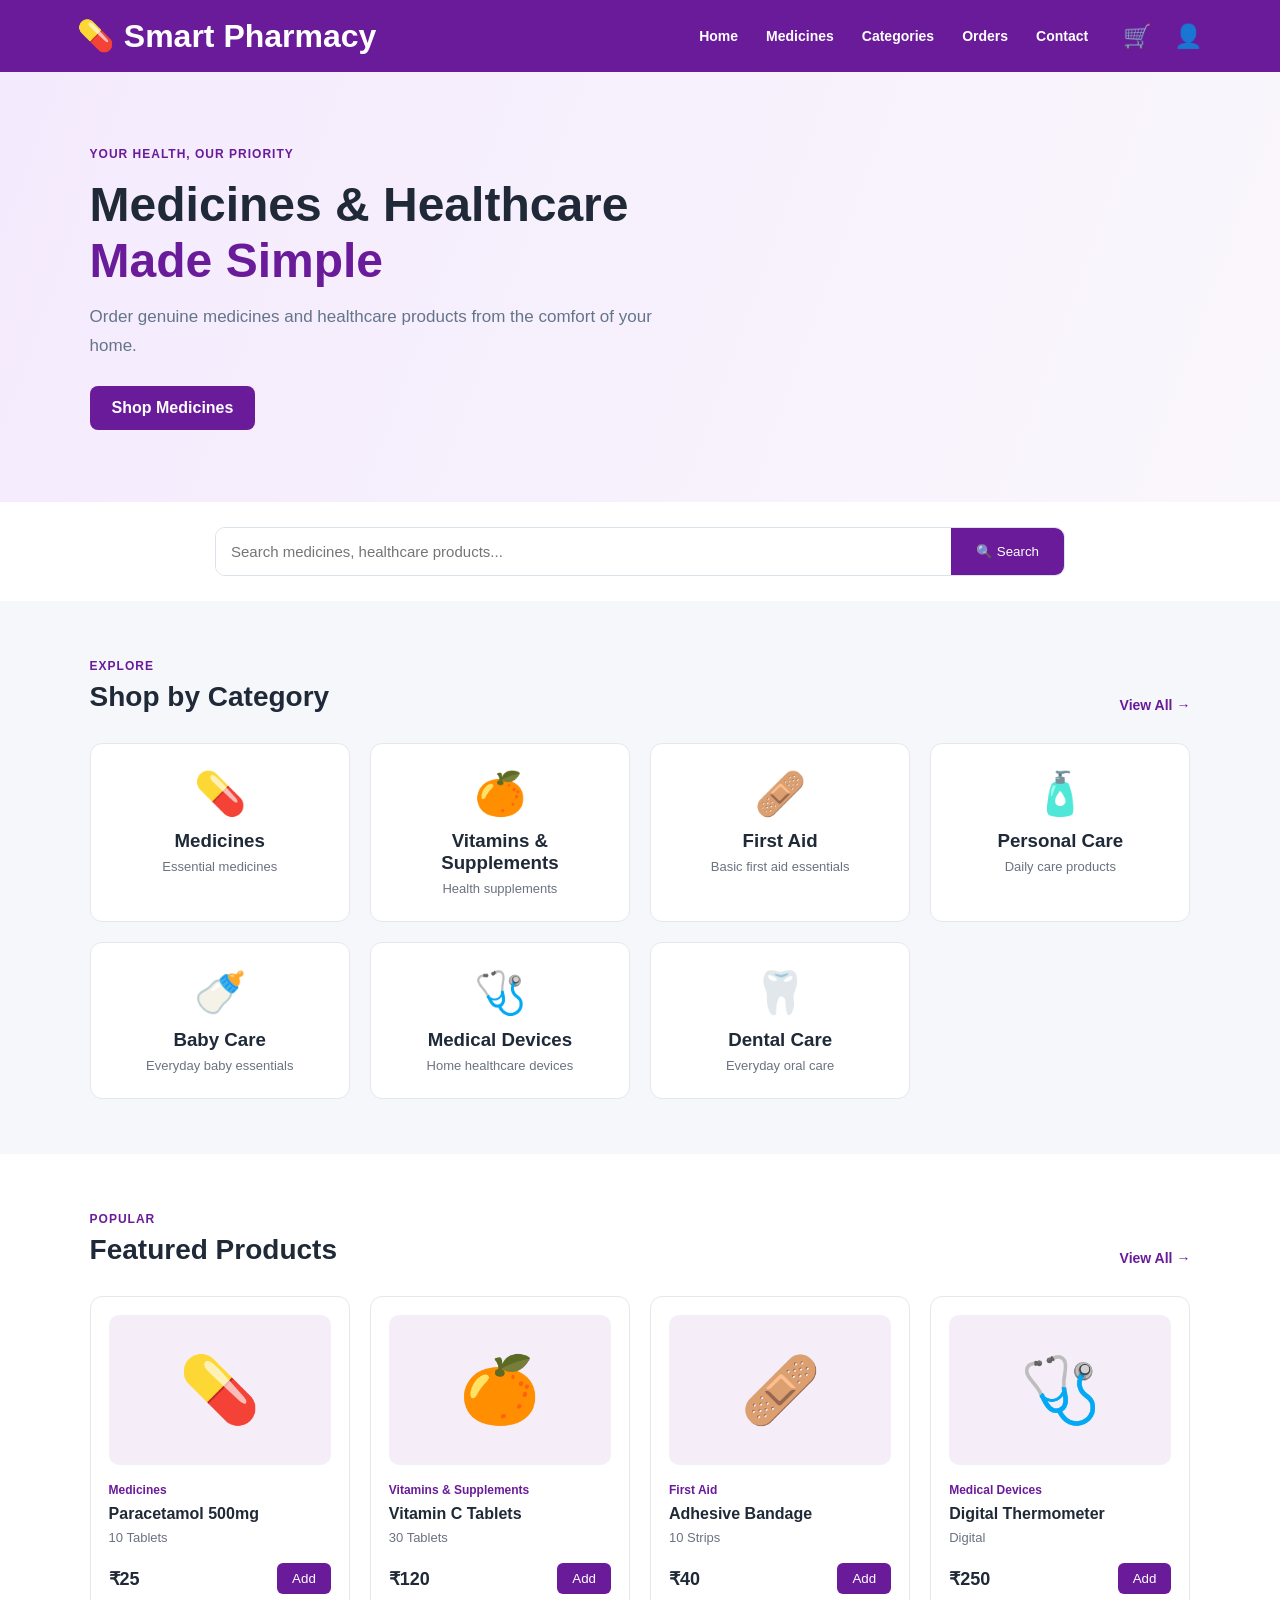
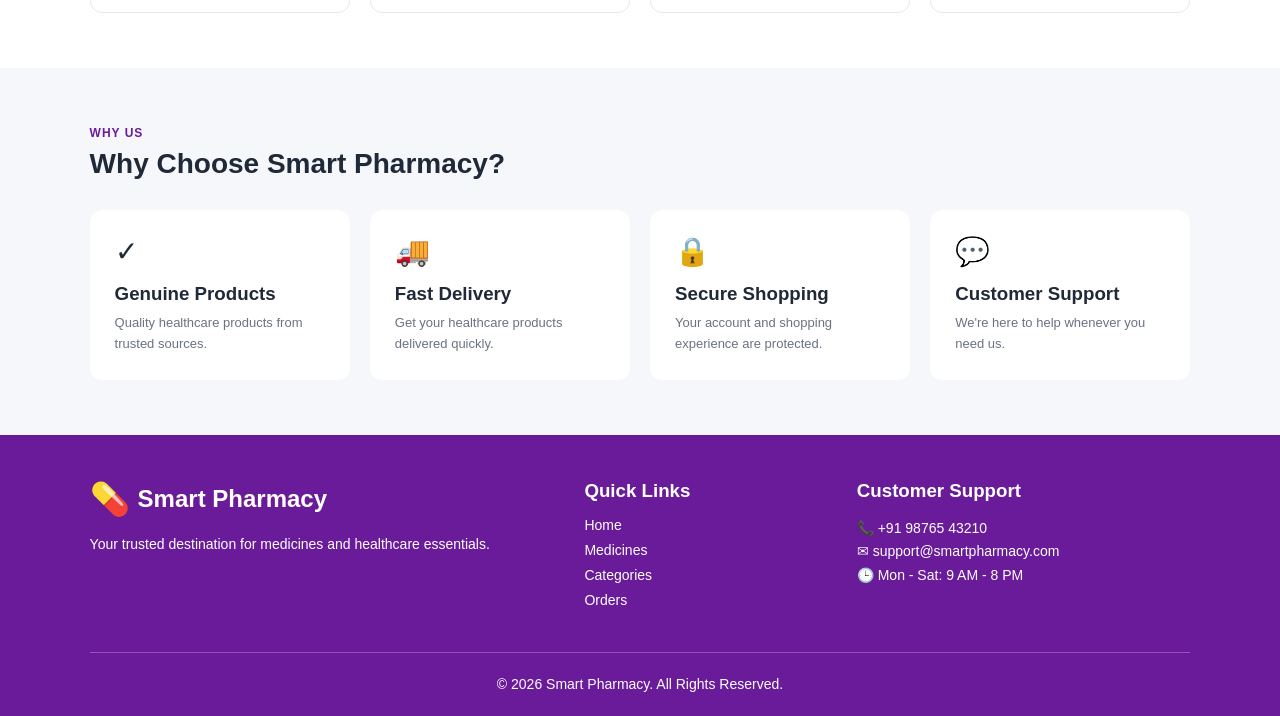
<file: index.html>
<!DOCTYPE html>
<html lang="en">

<head>
    <meta charset="UTF-8">
    <meta name="viewport" content="width=device-width, initial-scale=1.0">

    <title>Smart Pharmacy | Your Trusted Online Pharmacy</title>

    <link rel="stylesheet" href="css/style.css">
</head>

<body>


    <!-- Navigation -->
    <header class="navbar">

        <div class="logo">
            <span class="logo-icon">💊</span>
            <span>Smart Pharmacy</span>
        </div>

        <nav class="main-nav">

            <a href="index.html">Home</a>

            <a href="medicines.html">Medicines</a>

            <a href="categories.html">Categories</a>

            <a href="orders.html">Orders</a>

            <a href="contact.html">Contact</a>

        </nav>

        <div class="nav-icons">

            <a href="cart.html" title="Cart">
                🛒
            </a>

            <a href="profile.html" title="Profile">
                👤
            </a>

        </div>

    </header>


    <!-- Hero Section -->
    <section class="hero">

        <div class="hero-content">

            <span class="hero-label">YOUR HEALTH, OUR PRIORITY</span>

            <h1>
                Medicines & Healthcare
                <span>Made Simple</span>
            </h1>

            <p>
                Order genuine medicines and healthcare products
                from the comfort of your home.
            </p>

            <div class="hero-buttons">

                <a href="medicines.html" class="primary-btn">
                    Shop Medicines
                </a>

                

            </div>

        </div>

    </section>


    <!-- Search -->
    <section class="search-section">

        <div class="search-box">

            <input
                type="text"
                id="homeSearch"
                placeholder="Search medicines, healthcare products..."
            >

            <button onclick="searchMedicine()">
                🔍 Search
            </button>

        </div>

    </section>


    <!-- Categories -->
    <section class="section">

        <div class="section-heading">

            <div>

                <span>EXPLORE</span>

                <h2>Shop by Category</h2>

            </div>

            <a href="categories.html">
                View All →
            </a>

        </div>


        <div class="category-grid">


            <!-- Medicines -->
            <a href="medicines.html?category=medicines"
               class="category-card">

                <div class="category-icon">
                    💊
                </div>

                <h3>Medicines</h3>

                <p>
                    Essential medicines
                </p>

            </a>


            <!-- Vitamins -->
            <a href="medicines.html?category=vitamins"
               class="category-card">

                <div class="category-icon">
                    🍊
                </div>

                <h3>Vitamins & Supplements</h3>

                <p>
                    Health supplements
                </p>

            </a>


            <!-- First Aid -->
            <a href="medicines.html?category=firstaid"
               class="category-card">

                <div class="category-icon">
                    🩹
                </div>

                <h3>First Aid</h3>

                <p>
                    Basic first aid essentials
                </p>

            </a>


            <!-- Personal Care -->
            <a href="medicines.html?category=personal"
               class="category-card">

                <div class="category-icon">
                    🧴
                </div>

                <h3>Personal Care</h3>

                <p>
                    Daily care products
                </p>

            </a>


            <!-- Baby Care -->
            <a href="medicines.html?category=baby"
               class="category-card">

                <div class="category-icon">
                    🍼
                </div>

                <h3>Baby Care</h3>

                <p>
                    Everyday baby essentials
                </p>

            </a>


            <!-- Medical Devices -->
            <a href="medicines.html?category=devices"
               class="category-card">

                <div class="category-icon">
                    🩺
                </div>

                <h3>Medical Devices</h3>

                <p>
                    Home healthcare devices
                </p>

            </a>


            <!-- Dental Care -->
            <a href="medicines.html?category=dental"
               class="category-card">

                <div class="category-icon">
                    🦷
                </div>

                <h3>Dental Care</h3>

                <p>
                    Everyday oral care
                </p>

            </a>

        </div>

    </section>


    <!-- Featured Products -->
    <section class="section products-section">

        <div class="section-heading">

            <div>

                <span>POPULAR</span>

                <h2>Featured Products</h2>

            </div>

            <a href="medicines.html">
                View All →
            </a>

        </div>


        <div class="product-grid">


            <!-- Product 1 -->
            <div class="product-card">

                <div class="product-image">
                    💊
                </div>

                <span class="product-category">
                    Medicines
                </span>

                <h3>
                    Paracetamol 500mg
                </h3>

                <p>
                    10 Tablets
                </p>

                <div class="product-bottom">

                    <strong>
                        ₹25
                    </strong>

                    <button
                        type="button"
                        onclick="addToCart('Paracetamol 500mg', 25)"
                    >
                        Add
                    </button>

                </div>

            </div>


            <!-- Product 2 -->
            <div class="product-card">

                <div class="product-image">
                    🍊
                </div>

                <span class="product-category">
                    Vitamins & Supplements
                </span>

                <h3>
                    Vitamin C Tablets
                </h3>

                <p>
                    30 Tablets
                </p>

                <div class="product-bottom">

                    <strong>
                        ₹120
                    </strong>

                    <button
                        type="button"
                        onclick="addToCart('Vitamin C Tablets', 120)"
                    >
                        Add
                    </button>

                </div>

            </div>


            <!-- Product 3 -->
            <div class="product-card">

                <div class="product-image">
                    🩹
                </div>

                <span class="product-category">
                    First Aid
                </span>

                <h3>
                    Adhesive Bandage
                </h3>

                <p>
                    10 Strips
                </p>

                <div class="product-bottom">

                    <strong>
                        ₹40
                    </strong>

                    <button
                        type="button"
                        onclick="addToCart('Adhesive Bandage', 40)"
                    >
                        Add
                    </button>

                </div>

            </div>


            <!-- Product 4 -->
            <div class="product-card">

                <div class="product-image">
                    🩺
                </div>

                <span class="product-category">
                    Medical Devices
                </span>

                <h3>
                    Digital Thermometer
                </h3>

                <p>
                    Digital
                </p>

                <div class="product-bottom">

                    <strong>
                        ₹250
                    </strong>

                    <button
                        type="button"
                        onclick="addToCart('Digital Thermometer', 250)"
                    >
                        Add
                    </button>

                </div>

            </div>

        </div>

    </section>


    <!-- Why Choose Us -->
    <section class="why-us">

        <div class="section-heading">

            <div>

                <span>WHY US</span>

                <h2>
                    Why Choose Smart Pharmacy?
                </h2>

            </div>

        </div>


        <div class="features">


            <div class="feature">

                <div>
                    ✓
                </div>

                <h3>
                    Genuine Products
                </h3>

                <p>
                    Quality healthcare products from trusted sources.
                </p>

            </div>


            <div class="feature">

                <div>
                    🚚
                </div>

                <h3>
                    Fast Delivery
                </h3>

                <p>
                    Get your healthcare products delivered quickly.
                </p>

            </div>


            <div class="feature">

                <div>
                    🔒
                </div>

                <h3>
                    Secure Shopping
                </h3>

                <p>
                    Your account and shopping experience are protected.
                </p>

            </div>


            <div class="feature">

                <div>
                    💬
                </div>

                <h3>
                    Customer Support
                </h3>

                <p>
                    We're here to help whenever you need us.
                </p>

            </div>


        </div>

    </section>


    <!-- Footer -->
    <footer class="footer">

        <div class="footer-content">


            <div>

                <div class="logo">

                    <span>💊</span>

                    <h2>
                        Smart Pharmacy
                    </h2>

                </div>

                <p>
                    Your trusted destination for medicines
                    and healthcare essentials.
                </p>

            </div>


            <div>

                <h3>
                    Quick Links
                </h3>

                <a href="index.html">
                    Home
                </a>

                <a href="medicines.html">
                    Medicines
                </a>

                <a href="categories.html">
                    Categories
                </a>

                <a href="orders.html">
                    Orders
                </a>

            </div>


            <div>

                <h3>
                    Customer Support
                </h3>

                <p>
                    📞 +91 98765 43210
                </p>

                <p>
                    ✉ support@smartpharmacy.com
                </p>

                <p>
                    🕒 Mon - Sat: 9 AM - 8 PM
                </p>

            </div>

        </div>


        <div class="footer-bottom">

            <p>
                © 2026 Smart Pharmacy. All Rights Reserved.
            </p>

        </div>

    </footer>


    <script src="js/main.js"></script>

</body>

</html>
</file>
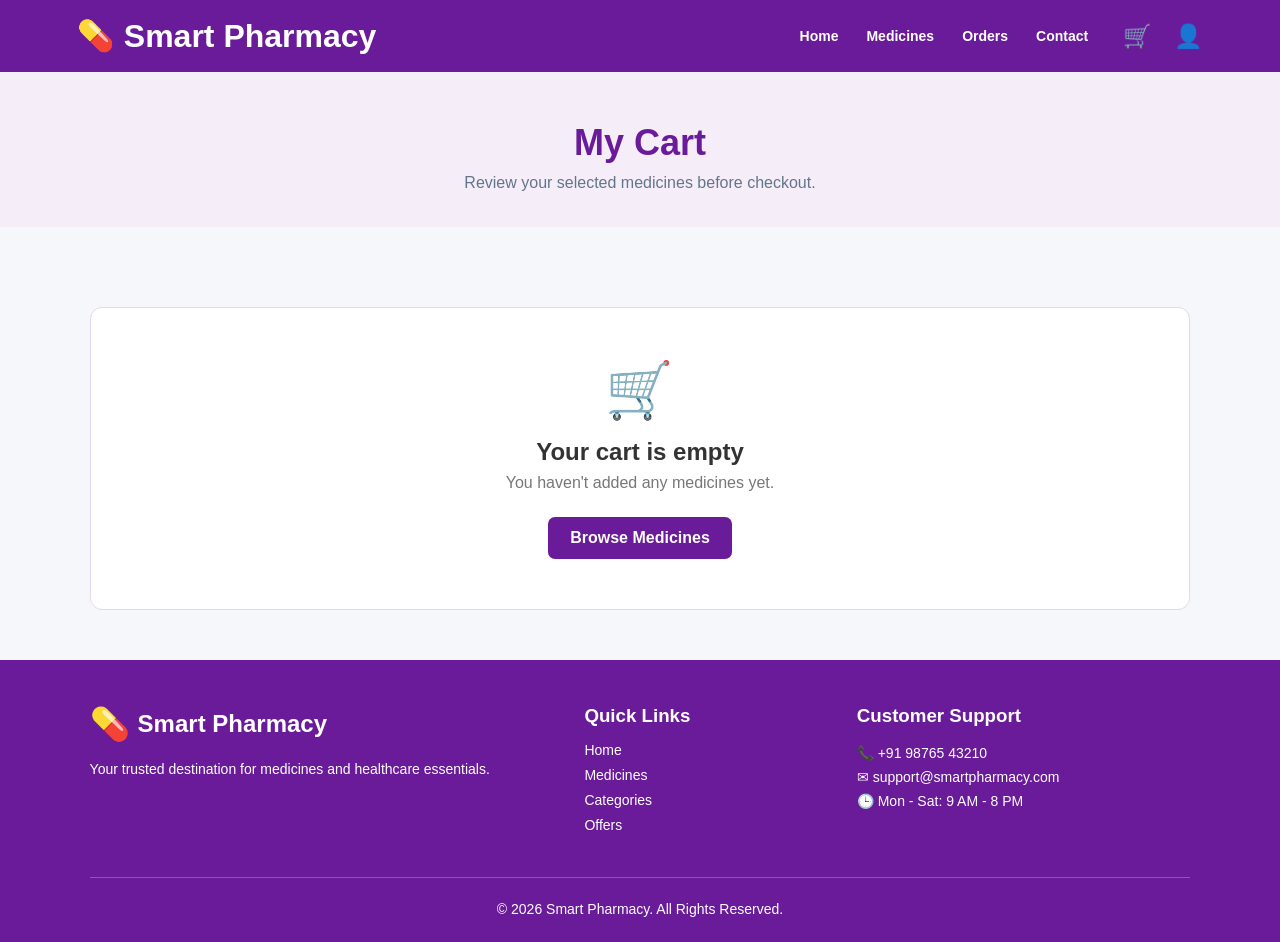
<file: cart.html>
<!DOCTYPE html>
<html lang="en">

<head>
    <meta charset="UTF-8">
    <meta name="viewport" content="width=device-width, initial-scale=1.0">

    <title>Cart | Smart Pharmacy</title>

    <link rel="stylesheet" href="css/style.css">
</head>

<body>

    <header class="navbar">

    <div class="logo">
        <span class="logo-icon">💊</span>
        <span>Smart Pharmacy</span>
    </div>

    <nav class="main-nav">

        <a href="index.html">Home</a>

        <a href="medicines.html">Medicines</a>

   

        <a href="orders.html">Orders</a>

        <a href="contact.html">Contact</a>

    </nav>

    <div class="nav-icons">

        <a href="cart.html" title="Cart">
            🛒
        </a>

        <a href="profile.html" title="Profile">👤</a>
          

    </div>

</header>


    <!-- Page Header -->
    <section class="page-header">

        <h1>My Cart</h1>

        <p>
            Review your selected medicines before checkout.
        </p>

    </section>


    <!-- Cart -->
    <main class="cart-container">

        <div id="cartItems" class="cart-items">
            <!-- Cart items will appear here -->
        </div>


        <!-- Empty Cart -->
        <div id="emptyCart" class="empty-cart">

            <div class="empty-cart-icon">
                🛒
            </div>

            <h2>Your cart is empty</h2>

            <p>
                You haven't added any medicines yet.
            </p>

            <a href="medicines.html" class="add-cart-btn">
                Browse Medicines
            </a>

        </div>


        <!-- Cart Summary -->
        <div id="cartSummary" class="cart-summary">

            <h2>Cart Summary</h2>

            <div class="summary-row">

                <span>
                    Subtotal
                </span>

                <strong id="cartSubtotal">
                    ₹0
                </strong>

            </div>


            <div class="summary-row">

                <span>
                    Delivery
                </span>

                <strong id="cartDelivery">
                    ₹0
                </strong>

            </div>


            <div class="summary-row total-row">

                <span>
                    Total
                </span>

                <strong id="cartTotal">
                    ₹0
                </strong>

            </div>


            <a
                href="checkout.html"
                class="checkout-btn"
            >
                Proceed to Checkout
            </a>

        </div>

    </main>


    <!-- Footer -->
    <footer class="footer">

        <div class="footer-content">

            <div>

                <div class="logo">
                    <span>💊</span>
                    <h2>Smart Pharmacy</h2>
                </div>

                <p>
                    Your trusted destination for medicines
                    and healthcare essentials.
                </p>

            </div>


            <div>

                <h3>Quick Links</h3>

                <a href="index.html">
                    Home
                </a>

                <a href="medicines.html">
                    Medicines
                </a>

                <a href="#">
                    Categories
                </a>

                <a href="#">
                    Offers
                </a>

            </div>


            <div>

                <h3>Customer Support</h3>

                <p>📞 +91 98765 43210</p>

                <p>✉ support@smartpharmacy.com</p>

                <p>🕒 Mon - Sat: 9 AM - 8 PM</p>

            </div>

        </div>


        <div class="footer-bottom">

            <p>
                © 2026 Smart Pharmacy. All Rights Reserved.
            </p>

        </div>

    </footer>


    <script src="js/main.js"></script>

</body>

</html>
</file>
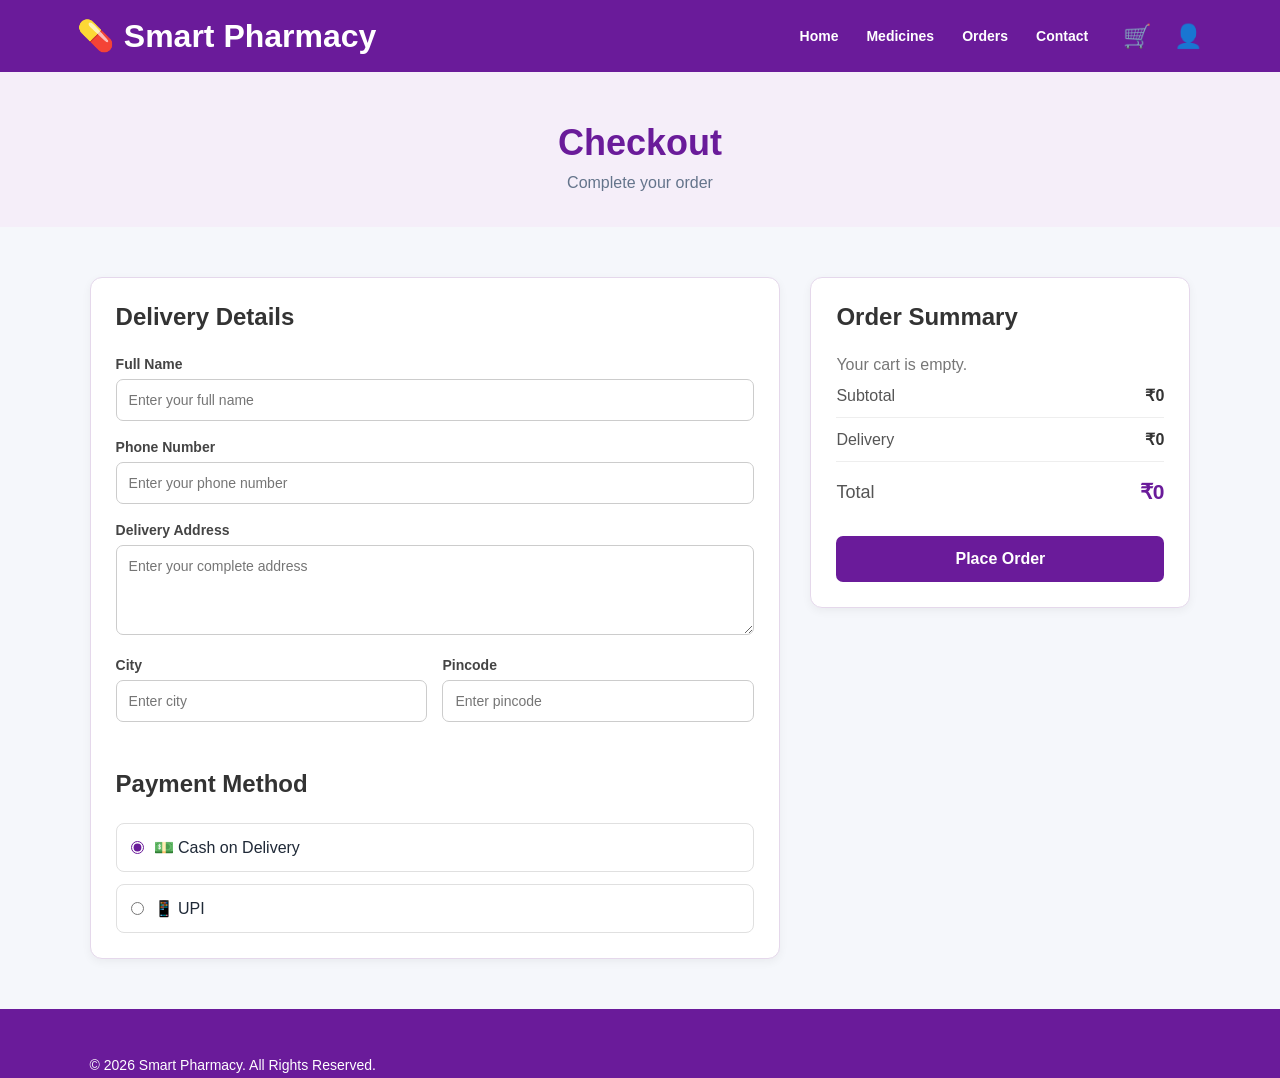
<file: checkout.html>
<!DOCTYPE html>
<html lang="en">
<head>
    <meta charset="UTF-8">
    <meta name="viewport" content="width=device-width, initial-scale=1.0">

    <title>Checkout - Smart Pharmacy</title>

    <link rel="stylesheet" href="css/style.css">
</head>

<body>

   <header class="navbar">

    <div class="logo">
        <span class="logo-icon">💊</span>
        <span>Smart Pharmacy</span>
    </div>

    <nav class="main-nav">

        <a href="index.html">Home</a>

        <a href="medicines.html">Medicines</a>
        
        <a href="orders.html">Orders</a>

        <a href="contact.html">Contact</a>

    </nav>

    <div class="nav-icons">

        <a href="cart.html" title="Cart">
            🛒
        </a>

        <a href="profile.html" title="Profile">👤</a>

    </div>

</header>


    <!-- Page Header -->
    <section class="page-header">

        <h1>Checkout</h1>

        <p>Complete your order</p>

    </section>


    <!-- Checkout -->
    <main class="checkout-container">

        <!-- Delivery Details -->
        <section class="checkout-form">

            <h2>Delivery Details</h2>

            <div class="form-group">

                <label for="checkoutName">
                    Full Name
                </label>

                <input
                    type="text"
                    id="checkoutName"
                    placeholder="Enter your full name"
                >

            </div>


            <div class="form-group">

                <label for="checkoutPhone">
                    Phone Number
                </label>

                <input
                    type="tel"
                    id="checkoutPhone"
                    maxlength="10"
                    placeholder="Enter your phone number"
                >

            </div>


            <div class="form-group">

                <label for="checkoutAddress">
                    Delivery Address
                </label>

                <textarea
                    id="checkoutAddress"
                    rows="4"
                    placeholder="Enter your complete address"
                ></textarea>

            </div>


            <div class="form-row">

                <div class="form-group">

                    <label for="checkoutCity">
                        City
                    </label>

                    <input
                        type="text"
                        id="checkoutCity"
                        placeholder="Enter city"
                    >

                </div>


                <div class="form-group">

                    <label for="checkoutPincode">
                        Pincode
                    </label>

                    <input
                        type="text"
                        id="checkoutPincode"
                        maxlength="6"
                        placeholder="Enter pincode"
                    >

                </div>

            </div>


            <!-- Payment -->
            <h2 class="payment-title">
                Payment Method
            </h2>

            <div class="payment-options">

                <label class="payment-option">

                    <input
                        type="radio"
                        name="payment"
                        value="cod"
                        checked
                    >

                    <span>
                        💵 Cash on Delivery
                    </span>

                </label>


                <label class="payment-option">

                    <input
                        type="radio"
                        name="payment"
                        value="upi"
                    >

                    <span>
                        📱 UPI
                    </span>

                </label>

            </div>

        </section>


        <!-- Order Summary -->
        <aside class="checkout-summary">

            <h2>Order Summary</h2>

            <div id="checkoutItems"></div>


            <div class="summary-row">

                <span>Subtotal</span>

                <strong id="checkoutSubtotal">
                    ₹0
                </strong>

            </div>


            <div class="summary-row">

                <span>Delivery</span>

                <strong id="checkoutDelivery">
                    ₹0
                </strong>

            </div>


            <div class="summary-row total-row">

                <span>Total</span>

                <strong id="checkoutTotal">
                    ₹0
                </strong>

            </div>


            <button
                type="button"
                class="place-order-btn"
                onclick="placeOrder()"
            >
                Place Order
            </button>

        </aside>

    </main>


    <!-- Footer -->
    <footer class="footer">

        <p>
            © 2026 Smart Pharmacy. All Rights Reserved.
        </p>

    </footer>


    <script src="js/main.js"></script>

</body>
</html>
</file>
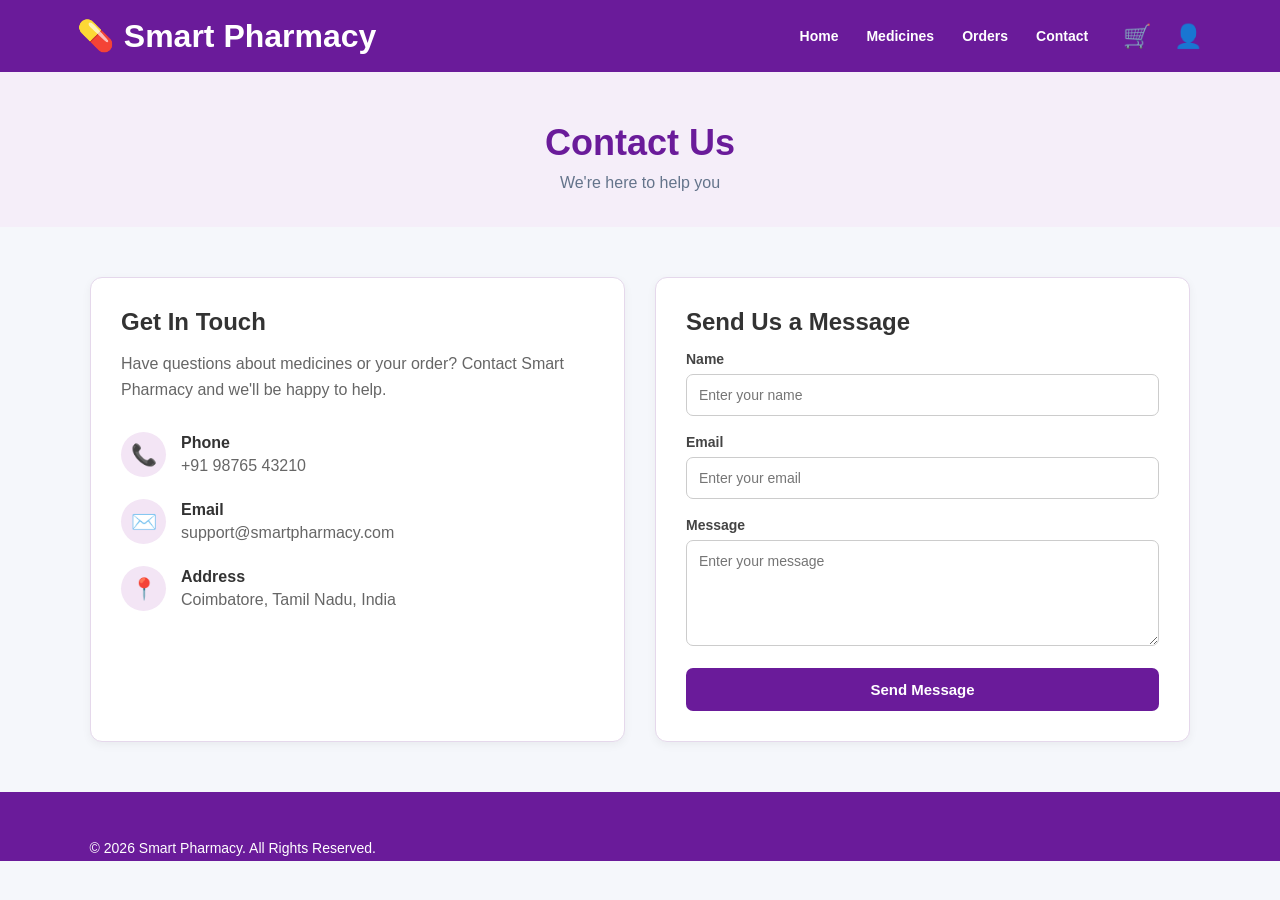
<file: contact.html>
<!DOCTYPE html>
<html lang="en">

<head>
    <meta charset="UTF-8">
    <meta name="viewport" content="width=device-width, initial-scale=1.0">

    <title>Contact - Smart Pharmacy</title>

    <link rel="stylesheet" href="css/style.css">
</head>

<body>

    <header class="navbar">

    <div class="logo">
        <span class="logo-icon">💊</span>
        <span>Smart Pharmacy</span>
    </div>

    <nav class="main-nav">

        <a href="index.html">Home</a>

        <a href="medicines.html">Medicines</a>

        <a href="orders.html">Orders</a>

        <a href="contact.html">Contact</a>

    </nav>

    <div class="nav-icons">

        <a href="cart.html" title="Cart">
            🛒
        </a>

        <a href="profile.html" title="Profile">👤</a>

    </div>

</header>

    <!-- Page Header -->
    <section class="page-header">

        <h1>Contact Us</h1>

        <p>We're here to help you</p>

    </section>


    <!-- Contact Section -->
    <main class="contact-container">

        <section class="contact-info">

            <h2>Get In Touch</h2>

            <p>
                Have questions about medicines or your order?
                Contact Smart Pharmacy and we'll be happy to help.
            </p>

            <div class="contact-detail">
                <span>📞</span>
                <div>
                    <strong>Phone</strong>
                    <p>+91 98765 43210</p>
                </div>
            </div>

            <div class="contact-detail">
                <span>✉️</span>
                <div>
                    <strong>Email</strong>
                    <p>support@smartpharmacy.com</p>
                </div>
            </div>

            <div class="contact-detail">
                <span>📍</span>
                <div>
                    <strong>Address</strong>
                    <p>Coimbatore, Tamil Nadu, India</p>
                </div>
            </div>

        </section>


        <!-- Contact Form -->
        <section class="contact-form">

            <h2>Send Us a Message</h2>

            <div class="form-group">

                <label for="contactName">
                    Name
                </label>

                <input
                    type="text"
                    id="contactName"
                    placeholder="Enter your name"
                >

            </div>


            <div class="form-group">

                <label for="contactEmail">
                    Email
                </label>

                <input
                    type="email"
                    id="contactEmail"
                    placeholder="Enter your email"
                >

            </div>


            <div class="form-group">

                <label for="contactMessage">
                    Message
                </label>

                <textarea
                    id="contactMessage"
                    rows="5"
                    placeholder="Enter your message"
                ></textarea>

            </div>


            <button
                type="button"
                class="contact-submit-btn"
                onclick="submitContactForm()"
            >
                Send Message
            </button>

        </section>

    </main>


    <!-- Footer -->
    <footer class="footer">

        <p>
            © 2026 Smart Pharmacy. All Rights Reserved.
        </p>

    </footer>


    <script src="js/main.js"></script>

</body>

</html>
</file>
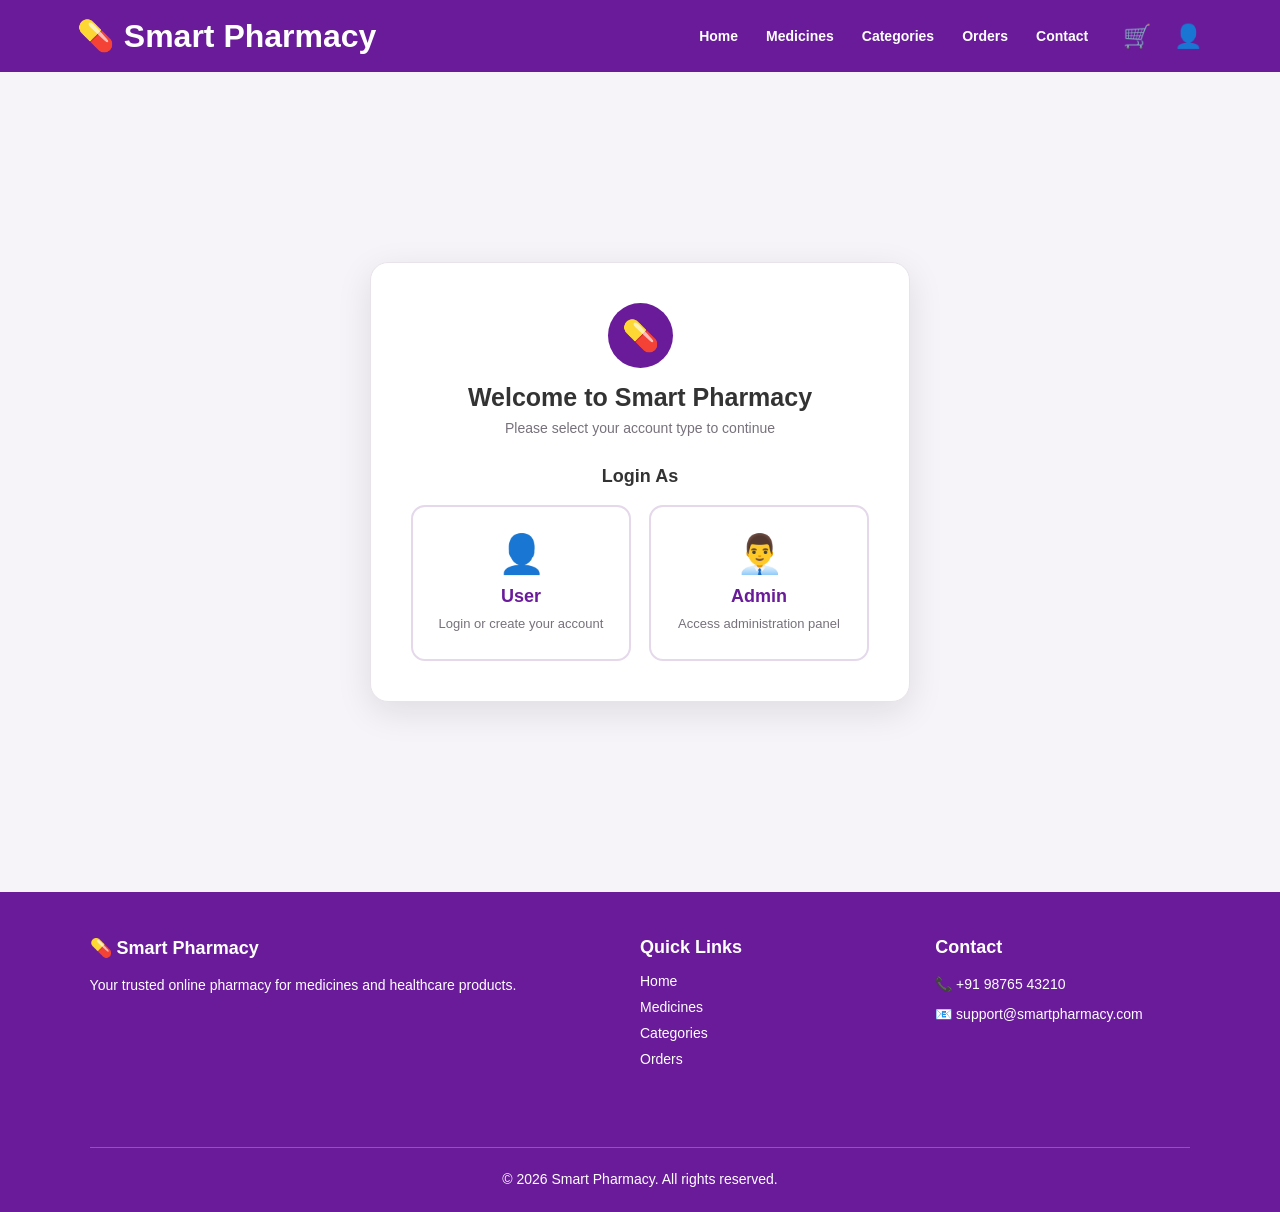
<file: login.html>
<!DOCTYPE html>
<html lang="en">

<head>
    <meta charset="UTF-8">
    <meta name="viewport" content="width=device-width, initial-scale=1.0">

    <title>Login - Smart Pharmacy</title>

    <link rel="stylesheet" href="css/style.css">
</head>

<body>

    <!-- ================================
         NAVBAR
    ================================= -->

    <header class="navbar">

        <div class="logo">
            <span class="logo-icon">💊</span>
            <span>Smart Pharmacy</span>
        </div>

        <nav class="main-nav">
            <a href="index.html">Home</a>
            <a href="medicines.html">Medicines</a>
            <a href="categories.html">Categories</a>
            <a href="orders.html">Orders</a>
            <a href="contact.html">Contact</a>
        </nav>

        <div class="nav-icons">
            <a href="cart.html" title="Cart">🛒</a>
            <a href="profile.html" title="Profile">👤</a>
        </div>

    </header>


    <!-- ================================
         LOGIN / ROLE SECTION
    ================================= -->

    <main class="login-page">

        <div class="login-container">

            <div class="login-card">

                <!-- LOGO -->

                <div class="login-logo">
                    <span>💊</span>
                </div>


                <!-- MAIN TITLE -->

                <div class="login-header">

                    <h1>Welcome to Smart Pharmacy</h1>

                    <p>
                        Please select your account type to continue
                    </p>

                </div>


                <!-- ================================
                     ROLE SELECTION
                ================================= -->

                <div id="roleSelection" class="role-selection">

                    <h2>Login As</h2>

                    <div class="role-options">

                        <!-- USER -->

                        <button
                            type="button"
                            class="role-card"
                            onclick="selectLoginRole('user')"
                        >

                            <div class="role-icon">
                                👤
                            </div>

                            <h3>User</h3>

                            <p>
                                Login or create your account
                            </p>

                        </button>


                        <!-- ADMIN -->

                        <button
                            type="button"
                            class="role-card"
                            onclick="selectLoginRole('admin')"
                        >

                            <div class="role-icon">
                                👨‍💼
                            </div>

                            <h3>Admin</h3>

                            <p>
                                Access administration panel
                            </p>

                        </button>

                    </div>

                </div>


                <!-- ================================
                     USER LOGIN
                ================================= -->

                <div
                    id="userLoginSection"
                    class="login-form-section"
                    style="display: none;"
                >

                    <button
                        type="button"
                        class="back-role-btn"
                        onclick="backToRoleSelection()"
                    >
                        ← Back
                    </button>

                    <div class="form-section-header">

                        <div class="small-role-icon">
                            👤
                        </div>

                        <h2>User Login</h2>

                        <p>
                            Login to your Smart Pharmacy account
                        </p>

                    </div>


                    <form id="userLoginForm">

                        <!-- EMAIL / PHONE -->

                        <div class="login-form-group">

                            <label for="userLoginEmail">
                                Email or Phone
                            </label>

                            <input
                                type="text"
                                id="userLoginEmail"
                                placeholder="Enter email or phone number"
                                required
                            >

                        </div>


                        <!-- PASSWORD -->

                        <div class="login-form-group">

                            <label for="userLoginPassword">
                                Password
                            </label>

                            <div class="login-password-wrapper">

                                <input
                                    type="password"
                                    id="userLoginPassword"
                                    placeholder="Enter your password"
                                    required
                                >

                                <button
                                    type="button"
                                    onclick="toggleLoginPassword('userLoginPassword', this)"
                                >
                                    👁️
                                </button>

                            </div>

                        </div>


                        <div class="login-form-options">

                            <label>
                                <input
                                    type="checkbox"
                                    id="rememberUser"
                                >
                                Remember me
                            </label>

                            <a href="#">
                                Forgot Password?
                            </a>

                        </div>


                        <button
                            type="submit"
                            class="login-submit-btn"
                        >
                            Login
                        </button>

                    </form>


                    <!-- REGISTER -->

                    <div class="register-link">

                        <p>
                            Don't have an account?
                            <a href="register.html">
                                Register
                            </a>
                        </p>

                    </div>

                </div>


                <!-- ================================
                     ADMIN LOGIN
                ================================= -->

                <div
                    id="adminLoginSection"
                    class="login-form-section"
                    style="display: none;"
                >

                    <button
                        type="button"
                        class="back-role-btn"
                        onclick="backToRoleSelection()"
                    >
                        ← Back
                    </button>

                    <div class="form-section-header">

                        <div class="small-role-icon">
                            👨‍💼
                        </div>

                        <h2>Admin Login</h2>

                        <p>
                            Login to the Smart Pharmacy Admin Panel
                        </p>

                    </div>


                    <form id="adminLoginForm">

                        <!-- ADMIN EMAIL -->

                        <div class="login-form-group">

                            <label for="adminLoginEmail">
                                Admin Email
                            </label>

                            <input
                                type="email"
                                id="adminLoginEmail"
                                placeholder="Enter admin email"
                                required
                            >

                        </div>


                        <!-- ADMIN PASSWORD -->

                        <div class="login-form-group">

                            <label for="adminLoginPassword">
                                Password
                            </label>

                            <div class="login-password-wrapper">

                                <input
                                    type="password"
                                    id="adminLoginPassword"
                                    placeholder="Enter admin password"
                                    required
                                >

                                <button
                                    type="button"
                                    onclick="toggleLoginPassword('adminLoginPassword', this)"
                                >
                                    👁️
                                </button>

                            </div>

                        </div>


                        <button
                            type="submit"
                            class="login-submit-btn"
                        >
                            Admin Login
                        </button>

                    </form>

                </div>

            </div>

        </div>

    </main>


    <!-- ================================
         FOOTER
    ================================= -->

    <footer class="footer">

        <div class="footer-container">

            <div class="footer-section">

                <h3>💊 Smart Pharmacy</h3>

                <p>
                    Your trusted online pharmacy for
                    medicines and healthcare products.
                </p>

            </div>


            <div class="footer-section">

                <h3>Quick Links</h3>

                <a href="index.html">Home</a>
                <a href="medicines.html">Medicines</a>
                <a href="categories.html">Categories</a>
                <a href="orders.html">Orders</a>

            </div>


            <div class="footer-section">

                <h3>Contact</h3>

                <p>📞 +91 98765 43210</p>
                <p>📧 support@smartpharmacy.com</p>

            </div>

        </div>


        <div class="footer-bottom">

            <p>
                © 2026 Smart Pharmacy. All rights reserved.
            </p>

        </div>

    </footer>


    <script src="js/main.js"></script>

</body>

</html>
</file>
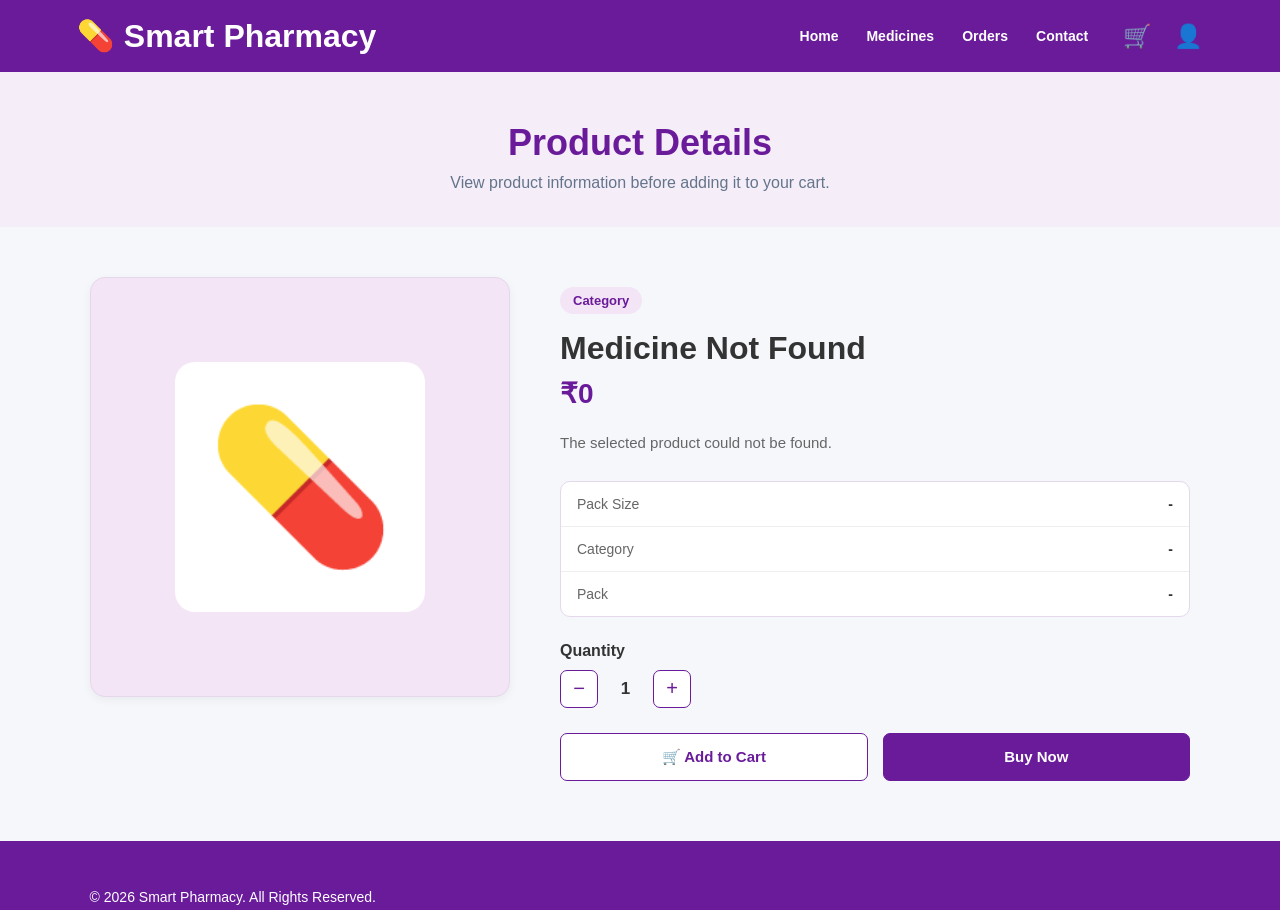
<file: medicine-details.html>
<!DOCTYPE html>
<html lang="en">

<head>
    <meta charset="UTF-8">
    <meta name="viewport" content="width=device-width, initial-scale=1.0">

    <title>Product Details - Smart Pharmacy</title>

    <link rel="stylesheet" href="css/style.css">
</head>

<body>

    <!-- =========================================
         NAVBAR
    ========================================== -->

    <header class="navbar">

        <div class="logo">

            <span class="logo-icon">💊</span>

            <span>Smart Pharmacy</span>

        </div>


        <nav class="main-nav">

            <a href="index.html">
                Home
            </a>

            <a href="medicines.html">
                Medicines
            </a>

            <a href="orders.html">
                Orders
            </a>

            <a href="contact.html">
                Contact
            </a>

        </nav>


        <div class="nav-icons">

            <a href="cart.html" title="Cart">
                🛒
            </a>

            <a href="profile.html" title="Profile">
                👤
            </a>

        </div>

    </header>


    <!-- =========================================
         PAGE HEADER
    ========================================== -->

    <section class="page-header">

        <h1>Product Details</h1>

        <p>
            View product information before adding it to your cart.
        </p>

    </section>


    <!-- =========================================
         PRODUCT DETAILS
    ========================================== -->

    <main class="medicine-details-container">

        <!-- Product Image -->

        <div class="medicine-detail-image">

            <div id="detailImage">
                💊
            </div>

        </div>


        <!-- Product Information -->

        <div class="medicine-detail-content">

            <!-- Category -->

            <span
                id="detailCategory"
                class="medicine-category">
                Category
            </span>


            <!-- Product Name -->

            <h2 id="detailName">
                Product Name
            </h2>


            <!-- Price -->

            <div
                id="detailPrice"
                class="medicine-detail-price">
                ₹0
            </div>


            <!-- Description -->

            <p
                id="detailDescription"
                class="medicine-detail-description">
                Product description will appear here.
            </p>


            <!-- Product Information -->

            <div class="medicine-info-box">

                <div class="medicine-info-row">

                    <span>
                        Pack Size
                    </span>

                    <strong id="detailPackInfo">
                        -
                    </strong>

                </div>


                <div class="medicine-info-row">

                    <span>
                        Category
                    </span>

                    <strong id="detailCategoryInfo">
                        -
                    </strong>

                </div>


                <div class="medicine-info-row">

                    <span>
                        Pack
                    </span>

                    <strong id="detailPack">
                        -
                    </strong>

                </div>

            </div>


            <!-- Quantity -->

            <div class="quantity-section">

                <h3>
                    Quantity
                </h3>


                <div class="quantity-control">

                    <button
                        type="button"
                        onclick="changeQuantity(-1)">
                        −
                    </button>


                    <span id="quantity">
                        1
                    </span>


                    <button
                        type="button"
                        onclick="changeQuantity(1)">
                        +
                    </button>

                </div>

            </div>


            <!-- Buttons -->

            <div class="medicine-action-buttons">

                <button
                    type="button"
                    class="add-details-cart-btn"
                    onclick="addDetailsToCart()">

                    🛒 Add to Cart

                </button>


                <button
                    type="button"
                    class="buy-now-btn"
                    onclick="buyNow()">

                    Buy Now

                </button>

            </div>

        </div>

    </main>


    <!-- =========================================
         FOOTER
    ========================================== -->

    <footer class="footer">

        <p>
            © 2026 Smart Pharmacy. All Rights Reserved.
        </p>

    </footer>


    <!-- JavaScript -->

    <script src="js/main.js"></script>

</body>

</html>
</file>
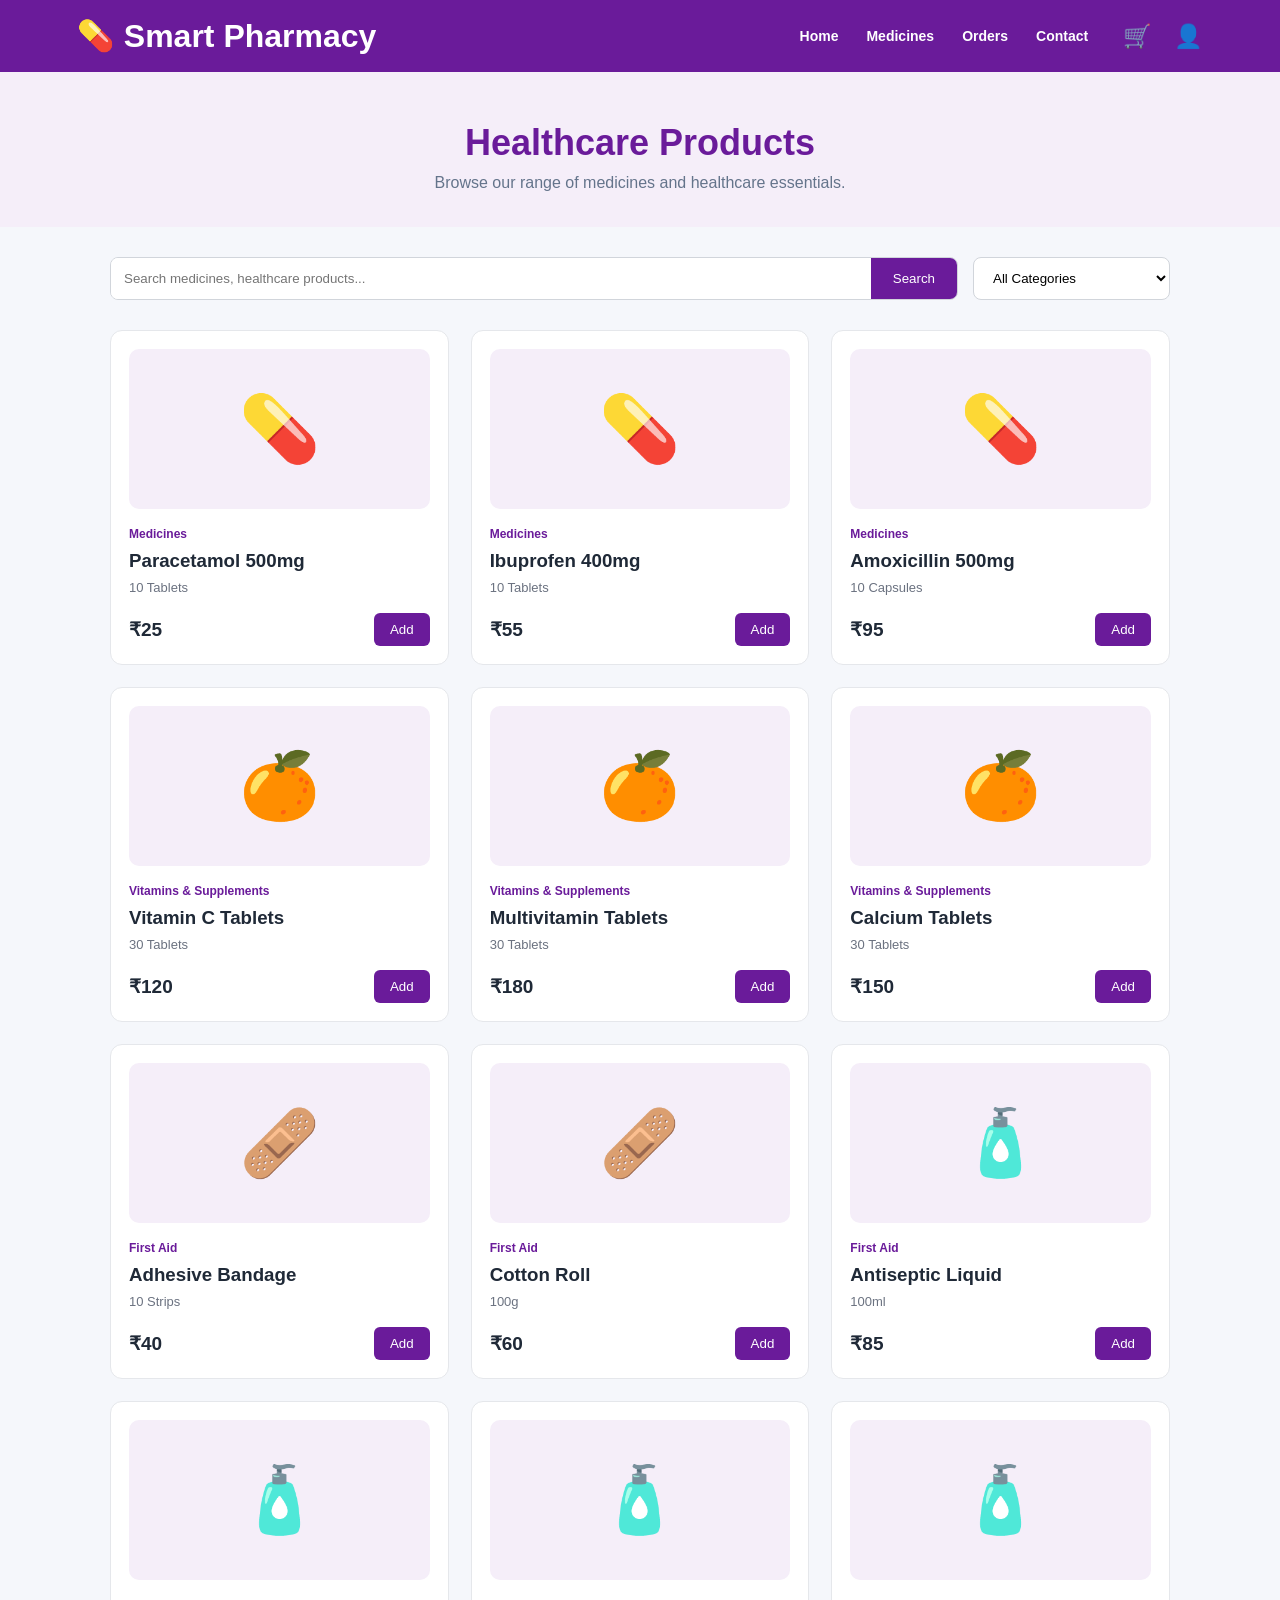
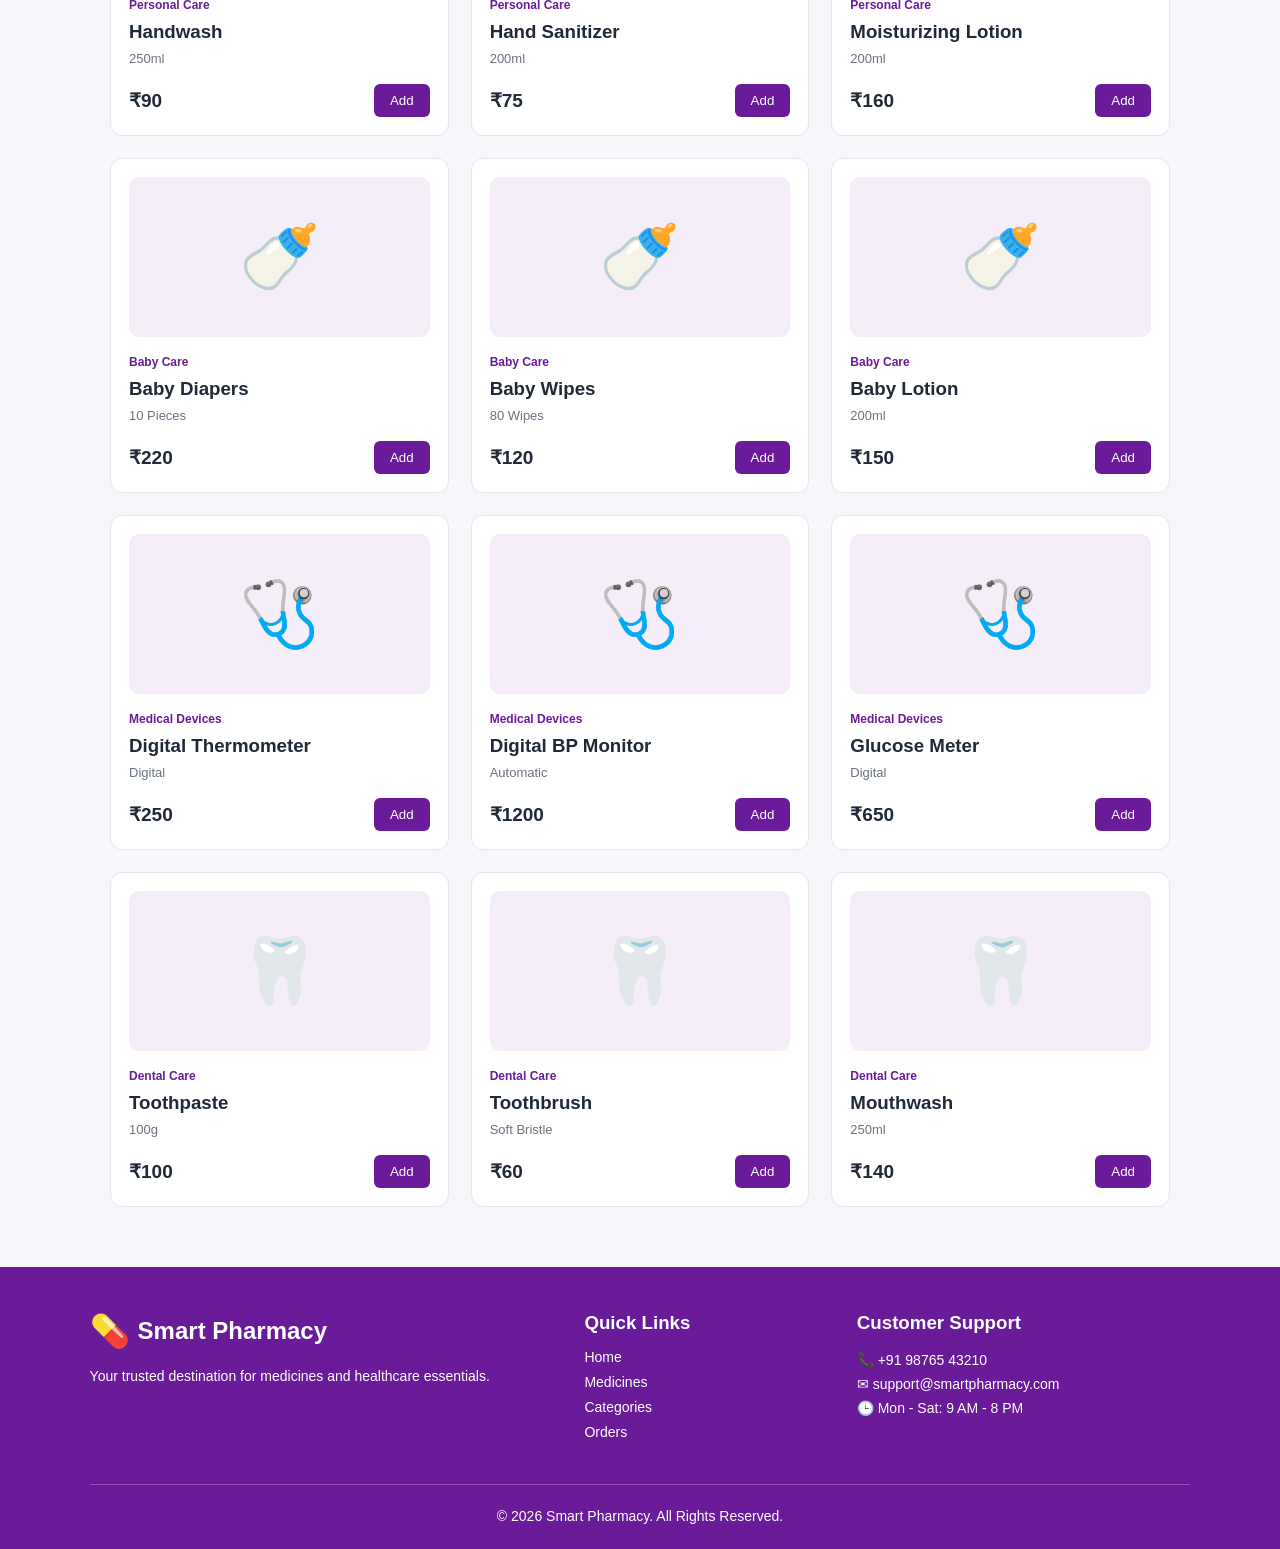
<file: medicines.html>
<!DOCTYPE html>
<html lang="en">

<head>
    <meta charset="UTF-8">
    <meta name="viewport" content="width=device-width, initial-scale=1.0">

    <title>Medicines | Smart Pharmacy</title>

    <link rel="stylesheet" href="css/style.css">
</head>

<body>

    <!-- ================= HEADER ================= -->
    <header class="navbar">

        <div class="logo">
            <span class="logo-icon">💊</span>
            <span>Smart Pharmacy</span>
        </div>

        <nav class="main-nav">

            <a href="index.html">Home</a>

            <a href="medicines.html">Medicines</a>

            <a href="orders.html">Orders</a>

            <a href="contact.html">Contact</a>

        </nav>

        <div class="nav-icons">

            <a href="cart.html" title="Cart">
                🛒
            </a>

            <a href="profile.html" title="Profile">
                👤
            </a>

        </div>

    </header>


    <!-- ================= PAGE HEADER ================= -->
    <section class="page-header">

        <h1>Healthcare Products</h1>

        <p>
            Browse our range of medicines and healthcare essentials.
        </p>

    </section>


    <!-- ================= SEARCH & FILTER ================= -->
    <section class="medicine-controls">

        <div class="medicine-search">

            <input
                type="text"
                id="medicineSearch"
                placeholder="Search medicines, healthcare products..."
                onkeyup="filterMedicines()"
            >

            <button type="button" onclick="filterMedicines()">
                Search
            </button>

        </div>


        <select
            id="categoryFilter"
            onchange="filterMedicines()"
        >

            <option value="all">All Categories</option>

            <option value="medicines">
                Medicines
            </option>

            <option value="vitamins">
                Vitamins & Supplements
            </option>

            <option value="firstaid">
                First Aid
            </option>

            <option value="personal">
                Personal Care
            </option>

            <option value="baby">
                Baby Care
            </option>

            <option value="devices">
                Medical Devices
            </option>

            <option value="dental">
                Dental Care
            </option>

        </select>

    </section>


    <!-- ================= PRODUCTS ================= -->
    <main class="medicine-container">

        <div class="medicine-grid" id="medicineGrid">


            <!-- ================================================= -->
            <!-- MEDICINES -->
            <!-- ================================================= -->

            <!-- Product 1 -->
            <div
                class="medicine-card"
                data-id="1"
                data-name="Paracetamol 500mg"
                data-category="medicines"
            >

                <div class="medicine-image">
                    💊
                </div>

                <span>Medicines</span>

                <h3>Paracetamol 500mg</h3>

                <p>10 Tablets</p>

                <div class="medicine-price">

                    <strong>₹25</strong>

                    <button
                        type="button"
                        onclick="event.stopPropagation(); addToCart('Paracetamol 500mg', 25)"
                    >
                        Add
                    </button>

                </div>

            </div>


            <!-- Product 2 -->
            <div
                class="medicine-card"
                data-id="2"
                data-name="Ibuprofen 400mg"
                data-category="medicines"
            >

                <div class="medicine-image">
                    💊
                </div>

                <span>Medicines</span>

                <h3>Ibuprofen 400mg</h3>

                <p>10 Tablets</p>

                <div class="medicine-price">

                    <strong>₹55</strong>

                    <button
                        type="button"
                        onclick="event.stopPropagation(); addToCart('Ibuprofen 400mg', 55)"
                    >
                        Add
                    </button>

                </div>

            </div>


            <!-- Product 3 -->
            <div
                class="medicine-card"
                data-id="3"
                data-name="Amoxicillin 500mg"
                data-category="medicines"
            >

                <div class="medicine-image">
                    💊
                </div>

                <span>Medicines</span>

                <h3>Amoxicillin 500mg</h3>

                <p>10 Capsules</p>

                <div class="medicine-price">

                    <strong>₹95</strong>

                    <button
                        type="button"
                        onclick="event.stopPropagation(); addToCart('Amoxicillin 500mg', 95)"
                    >
                        Add
                    </button>

                </div>

            </div>


            <!-- ================================================= -->
            <!-- VITAMINS & SUPPLEMENTS -->
            <!-- ================================================= -->

            <!-- Product 4 -->
            <div
                class="medicine-card"
                data-id="4"
                data-name="Vitamin C Tablets"
                data-category="vitamins"
            >

                <div class="medicine-image">
                    🍊
                </div>

                <span>Vitamins & Supplements</span>

                <h3>Vitamin C Tablets</h3>

                <p>30 Tablets</p>

                <div class="medicine-price">

                    <strong>₹120</strong>

                    <button
                        type="button"
                        onclick="event.stopPropagation(); addToCart('Vitamin C Tablets', 120)"
                    >
                        Add
                    </button>

                </div>

            </div>


            <!-- Product 5 -->
            <div
                class="medicine-card"
                data-id="5"
                data-name="Multivitamin Tablets"
                data-category="vitamins"
            >

                <div class="medicine-image">
                    🍊
                </div>

                <span>Vitamins & Supplements</span>

                <h3>Multivitamin Tablets</h3>

                <p>30 Tablets</p>

                <div class="medicine-price">

                    <strong>₹180</strong>

                    <button
                        type="button"
                        onclick="event.stopPropagation(); addToCart('Multivitamin Tablets', 180)"
                    >
                        Add
                    </button>

                </div>

            </div>


            <!-- Product 6 -->
            <div
                class="medicine-card"
                data-id="6"
                data-name="Calcium Tablets"
                data-category="vitamins"
            >

                <div class="medicine-image">
                    🍊
                </div>

                <span>Vitamins & Supplements</span>

                <h3>Calcium Tablets</h3>

                <p>30 Tablets</p>

                <div class="medicine-price">

                    <strong>₹150</strong>

                    <button
                        type="button"
                        onclick="event.stopPropagation(); addToCart('Calcium Tablets', 150)"
                    >
                        Add
                    </button>

                </div>

            </div>


            <!-- ================================================= -->
            <!-- FIRST AID -->
            <!-- ================================================= -->

            <!-- Product 7 -->
            <div
                class="medicine-card"
                data-id="7"
                data-name="Adhesive Bandage"
                data-category="firstaid"
            >

                <div class="medicine-image">
                    🩹
                </div>

                <span>First Aid</span>

                <h3>Adhesive Bandage</h3>

                <p>10 Strips</p>

                <div class="medicine-price">

                    <strong>₹40</strong>

                    <button
                        type="button"
                        onclick="event.stopPropagation(); addToCart('Adhesive Bandage', 40)"
                    >
                        Add
                    </button>

                </div>

            </div>


            <!-- Product 8 -->
            <div
                class="medicine-card"
                data-id="8"
                data-name="Cotton Roll"
                data-category="firstaid"
            >

                <div class="medicine-image">
                    🩹
                </div>

                <span>First Aid</span>

                <h3>Cotton Roll</h3>

                <p>100g</p>

                <div class="medicine-price">

                    <strong>₹60</strong>

                    <button
                        type="button"
                        onclick="event.stopPropagation(); addToCart('Cotton Roll', 60)"
                    >
                        Add
                    </button>

                </div>

            </div>


            <!-- Product 9 -->
            <div
                class="medicine-card"
                data-id="9"
                data-name="Antiseptic Liquid"
                data-category="firstaid"
            >

                <div class="medicine-image">
                    🧴
                </div>

                <span>First Aid</span>

                <h3>Antiseptic Liquid</h3>

                <p>100ml</p>

                <div class="medicine-price">

                    <strong>₹85</strong>

                    <button
                        type="button"
                        onclick="event.stopPropagation(); addToCart('Antiseptic Liquid', 85)"
                    >
                        Add
                    </button>

                </div>

            </div>


            <!-- ================================================= -->
            <!-- PERSONAL CARE -->
            <!-- ================================================= -->

            <!-- Product 10 -->
            <div
                class="medicine-card"
                data-id="10"
                data-name="Handwash"
                data-category="personal"
            >

                <div class="medicine-image">
                    🧴
                </div>

                <span>Personal Care</span>

                <h3>Handwash</h3>

                <p>250ml</p>

                <div class="medicine-price">

                    <strong>₹90</strong>

                    <button
                        type="button"
                        onclick="event.stopPropagation(); addToCart('Handwash', 90)"
                    >
                        Add
                    </button>

                </div>

            </div>


            <!-- Product 11 -->
            <div
                class="medicine-card"
                data-id="11"
                data-name="Hand Sanitizer"
                data-category="personal"
            >

                <div class="medicine-image">
                    🧴
                </div>

                <span>Personal Care</span>

                <h3>Hand Sanitizer</h3>

                <p>200ml</p>

                <div class="medicine-price">

                    <strong>₹75</strong>

                    <button
                        type="button"
                        onclick="event.stopPropagation(); addToCart('Hand Sanitizer', 75)"
                    >
                        Add
                    </button>

                </div>

            </div>


            <!-- Product 12 -->
            <div
                class="medicine-card"
                data-id="12"
                data-name="Moisturizing Lotion"
                data-category="personal"
            >

                <div class="medicine-image">
                    🧴
                </div>

                <span>Personal Care</span>

                <h3>Moisturizing Lotion</h3>

                <p>200ml</p>

                <div class="medicine-price">

                    <strong>₹160</strong>

                    <button
                        type="button"
                        onclick="event.stopPropagation(); addToCart('Moisturizing Lotion', 160)"
                    >
                        Add
                    </button>

                </div>

            </div>


            <!-- ================================================= -->
            <!-- BABY CARE -->
            <!-- ================================================= -->

            <!-- Product 13 -->
            <div
                class="medicine-card"
                data-id="13"
                data-name="Baby Diapers"
                data-category="baby"
            >

                <div class="medicine-image">
                    🍼
                </div>

                <span>Baby Care</span>

                <h3>Baby Diapers</h3>

                <p>10 Pieces</p>

                <div class="medicine-price">

                    <strong>₹220</strong>

                    <button
                        type="button"
                        onclick="event.stopPropagation(); addToCart('Baby Diapers', 220)"
                    >
                        Add
                    </button>

                </div>

            </div>


            <!-- Product 14 -->
            <div
                class="medicine-card"
                data-id="14"
                data-name="Baby Wipes"
                data-category="baby"
            >

                <div class="medicine-image">
                    🍼
                </div>

                <span>Baby Care</span>

                <h3>Baby Wipes</h3>

                <p>80 Wipes</p>

                <div class="medicine-price">

                    <strong>₹120</strong>

                    <button
                        type="button"
                        onclick="event.stopPropagation(); addToCart('Baby Wipes', 120)"
                    >
                        Add
                    </button>

                </div>

            </div>


            <!-- Product 15 -->
            <div
                class="medicine-card"
                data-id="15"
                data-name="Baby Lotion"
                data-category="baby"
            >

                <div class="medicine-image">
                    🍼
                </div>

                <span>Baby Care</span>

                <h3>Baby Lotion</h3>

                <p>200ml</p>

                <div class="medicine-price">

                    <strong>₹150</strong>

                    <button
                        type="button"
                        onclick="event.stopPropagation(); addToCart('Baby Lotion', 150)"
                    >
                        Add
                    </button>

                </div>

            </div>


            <!-- ================================================= -->
            <!-- MEDICAL DEVICES -->
            <!-- ================================================= -->

            <!-- Product 16 -->
            <div
                class="medicine-card"
                data-id="16"
                data-name="Digital Thermometer"
                data-category="devices"
            >

                <div class="medicine-image">
                    🩺
                </div>

                <span>Medical Devices</span>

                <h3>Digital Thermometer</h3>

                <p>Digital</p>

                <div class="medicine-price">

                    <strong>₹250</strong>

                    <button
                        type="button"
                        onclick="event.stopPropagation(); addToCart('Digital Thermometer', 250)"
                    >
                        Add
                    </button>

                </div>

            </div>


            <!-- Product 17 -->
            <div
                class="medicine-card"
                data-id="17"
                data-name="Digital BP Monitor"
                data-category="devices"
            >

                <div class="medicine-image">
                    🩺
                </div>

                <span>Medical Devices</span>

                <h3>Digital BP Monitor</h3>

                <p>Automatic</p>

                <div class="medicine-price">

                    <strong>₹1200</strong>

                    <button
                        type="button"
                        onclick="event.stopPropagation(); addToCart('Digital BP Monitor', 1200)"
                    >
                        Add
                    </button>

                </div>

            </div>


            <!-- Product 18 -->
            <div
                class="medicine-card"
                data-id="18"
                data-name="Glucose Meter"
                data-category="devices"
            >

                <div class="medicine-image">
                    🩺
                </div>

                <span>Medical Devices</span>

                <h3>Glucose Meter</h3>

                <p>Digital</p>

                <div class="medicine-price">

                    <strong>₹650</strong>

                    <button
                        type="button"
                        onclick="event.stopPropagation(); addToCart('Glucose Meter', 650)"
                    >
                        Add
                    </button>

                </div>

            </div>


            <!-- ================================================= -->
            <!-- DENTAL CARE -->
            <!-- ================================================= -->

            <!-- Product 19 -->
            <div
                class="medicine-card"
                data-id="19"
                data-name="Toothpaste"
                data-category="dental"
            >

                <div class="medicine-image">
                    🦷
                </div>

                <span>Dental Care</span>

                <h3>Toothpaste</h3>

                <p>100g</p>

                <div class="medicine-price">

                    <strong>₹100</strong>

                    <button
                        type="button"
                        onclick="event.stopPropagation(); addToCart('Toothpaste', 100)"
                    >
                        Add
                    </button>

                </div>

            </div>


            <!-- Product 20 -->
            <div
                class="medicine-card"
                data-id="20"
                data-name="Toothbrush"
                data-category="dental"
            >

                <div class="medicine-image">
                    🦷
                </div>

                <span>Dental Care</span>

                <h3>Toothbrush</h3>

                <p>Soft Bristle</p>

                <div class="medicine-price">

                    <strong>₹60</strong>

                    <button
                        type="button"
                        onclick="event.stopPropagation(); addToCart('Toothbrush', 60)"
                    >
                        Add
                    </button>

                </div>

            </div>


            <!-- Product 21 -->
            <div
                class="medicine-card"
                data-id="21"
                data-name="Mouthwash"
                data-category="dental"
            >

                <div class="medicine-image">
                    🦷
                </div>

                <span>Dental Care</span>

                <h3>Mouthwash</h3>

                <p>250ml</p>

                <div class="medicine-price">

                    <strong>₹140</strong>

                    <button
                        type="button"
                        onclick="event.stopPropagation(); addToCart('Mouthwash', 140)"
                    >
                        Add
                    </button>

                </div>

            </div>


        </div>

    </main>


    <!-- ================= FOOTER ================= -->
    <footer class="footer">

        <div class="footer-content">

            <!-- Footer About -->
            <div>

                <div class="logo">
                    <span>💊</span>
                    <h2>Smart Pharmacy</h2>
                </div>

                <p>
                    Your trusted destination for medicines
                    and healthcare essentials.
                </p>

            </div>


            <!-- Quick Links -->
            <div>

                <h3>Quick Links</h3>

                <a href="index.html">Home</a>

                <a href="medicines.html">Medicines</a>

                <a href="categories.html">Categories</a>

                <a href="orders.html">Orders</a>

            </div>


            <!-- Customer Support -->
            <div>

                <h3>Customer Support</h3>

                <p>📞 +91 98765 43210</p>

                <p>✉ support@smartpharmacy.com</p>

                <p>🕒 Mon - Sat: 9 AM - 8 PM</p>

            </div>

        </div>


        <!-- Copyright -->
        <div class="footer-bottom">

            <p>
                © 2026 Smart Pharmacy. All Rights Reserved.
            </p>

        </div>

    </footer>


    <!-- JavaScript -->
    <script src="js/main.js"></script>

</body>

</html>
</file>
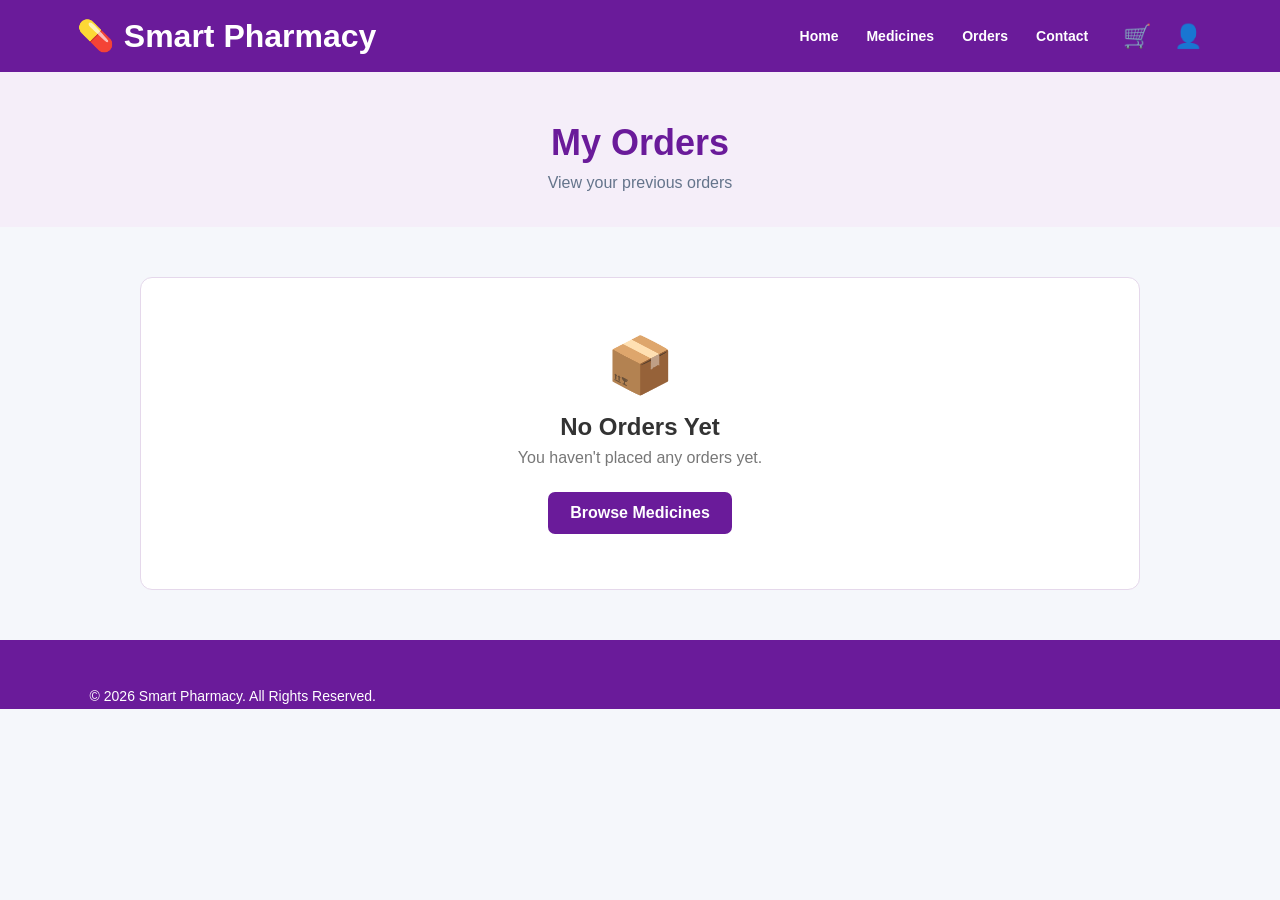
<file: orders.html>
<!DOCTYPE html>
<html lang="en">

<head>
    <meta charset="UTF-8">
    <meta name="viewport" content="width=device-width, initial-scale=1.0">

    <title>My Orders - Smart Pharmacy</title>

    <link rel="stylesheet" href="css/style.css">
</head>

<body>

    <!-- Navbar -->
    <header class="navbar">

    <div class="logo">
        <span class="logo-icon">💊</span>
        <span>Smart Pharmacy</span>
    </div>

    <nav class="main-nav">

        <a href="index.html">Home</a>

        <a href="medicines.html">Medicines</a>

        <a href="orders.html">Orders</a>

        <a href="contact.html">Contact</a>

    </nav>

    <div class="nav-icons">

        <a href="cart.html" title="Cart">
            🛒
        </a>

        <a href="profile.html" title="Profile">👤</a>

    </div>

</header>


    <!-- Page Header -->
    <section class="page-header">

        <h1>My Orders</h1>

        <p>View your previous orders</p>

    </section>


    <!-- Orders Section -->
    <main class="orders-container">

        <!-- Orders will be displayed here -->
        <div id="ordersList"></div>


        <!-- No Orders -->
        <div id="noOrders" class="no-orders">

            <div class="no-orders-icon">
                📦
            </div>

            <h2>No Orders Yet</h2>

            <p>
                You haven't placed any orders yet.
            </p>

            <a href="medicines.html" class="shop-now-btn">
                Browse Medicines
            </a>

        </div>

    </main>


    <!-- Footer -->
    <footer class="footer">

        <p>
            © 2026 Smart Pharmacy. All Rights Reserved.
        </p>

    </footer>


    <script src="js/main.js"></script>

</body>

</html>
</file>
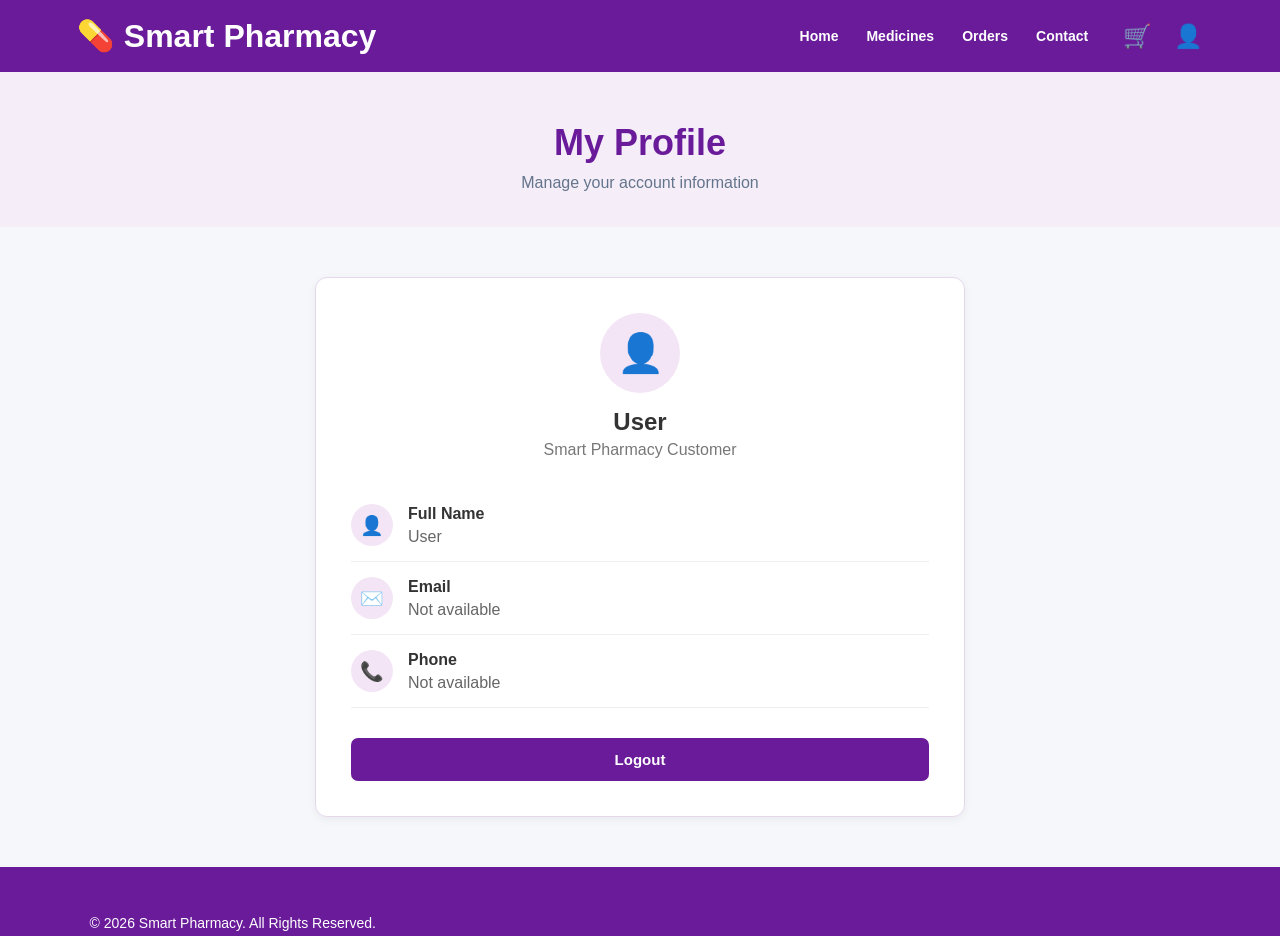
<file: profile.html>
<!DOCTYPE html>
<html lang="en">

<head>
    <meta charset="UTF-8">
    <meta name="viewport" content="width=device-width, initial-scale=1.0">

    <title>Profile - Smart Pharmacy</title>

    <link rel="stylesheet" href="css/style.css">
</head>

<body>

    <!-- Navbar -->
    <header class="navbar">

        <div class="logo">
            <span class="logo-icon">💊</span>
            <span>Smart Pharmacy</span>
        </div>

        <nav class="main-nav">

            <a href="index.html">Home</a>
            <a href="medicines.html">Medicines</a>
            <a href="orders.html">Orders</a>
            <a href="contact.html">Contact</a>

        </nav>

        <div class="nav-icons">

            <a href="cart.html" title="Cart">🛒</a>

            <a href="profile.html" title="Profile">👤</a>

        </div>

    </header>


    <!-- Page Header -->
    <section class="page-header">

        <h1>My Profile</h1>

        <p>Manage your account information</p>

    </section>


    <!-- Profile -->
    <main class="profile-container">

        <div class="profile-card">

            <div class="profile-icon">
                👤
            </div>

            <h2 id="profileName">
                User
            </h2>

            <p class="profile-role">
                Smart Pharmacy Customer
            </p>


            <div class="profile-details">

                <div class="profile-detail">

                    <span>👤</span>

                    <div>
                        <strong>Full Name</strong>
                        <p id="profileFullName">-</p>
                    </div>

                </div>


                <div class="profile-detail">

                    <span>✉️</span>

                    <div>
                        <strong>Email</strong>
                        <p id="profileEmail">-</p>
                    </div>

                </div>


                <div class="profile-detail">

                    <span>📞</span>

                    <div>
                        <strong>Phone</strong>
                        <p id="profilePhone">-</p>
                    </div>

                </div>

            </div>


            <button
                type="button"
                class="logout-btn"
                onclick="logoutUser()"
            >
                Logout
            </button>

        </div>

    </main>


    <!-- Footer -->
    <footer class="footer">

        <p>
            © 2026 Smart Pharmacy. All Rights Reserved.
        </p>

    </footer>


    <script src="js/main.js"></script>

</body>

</html>
</file>
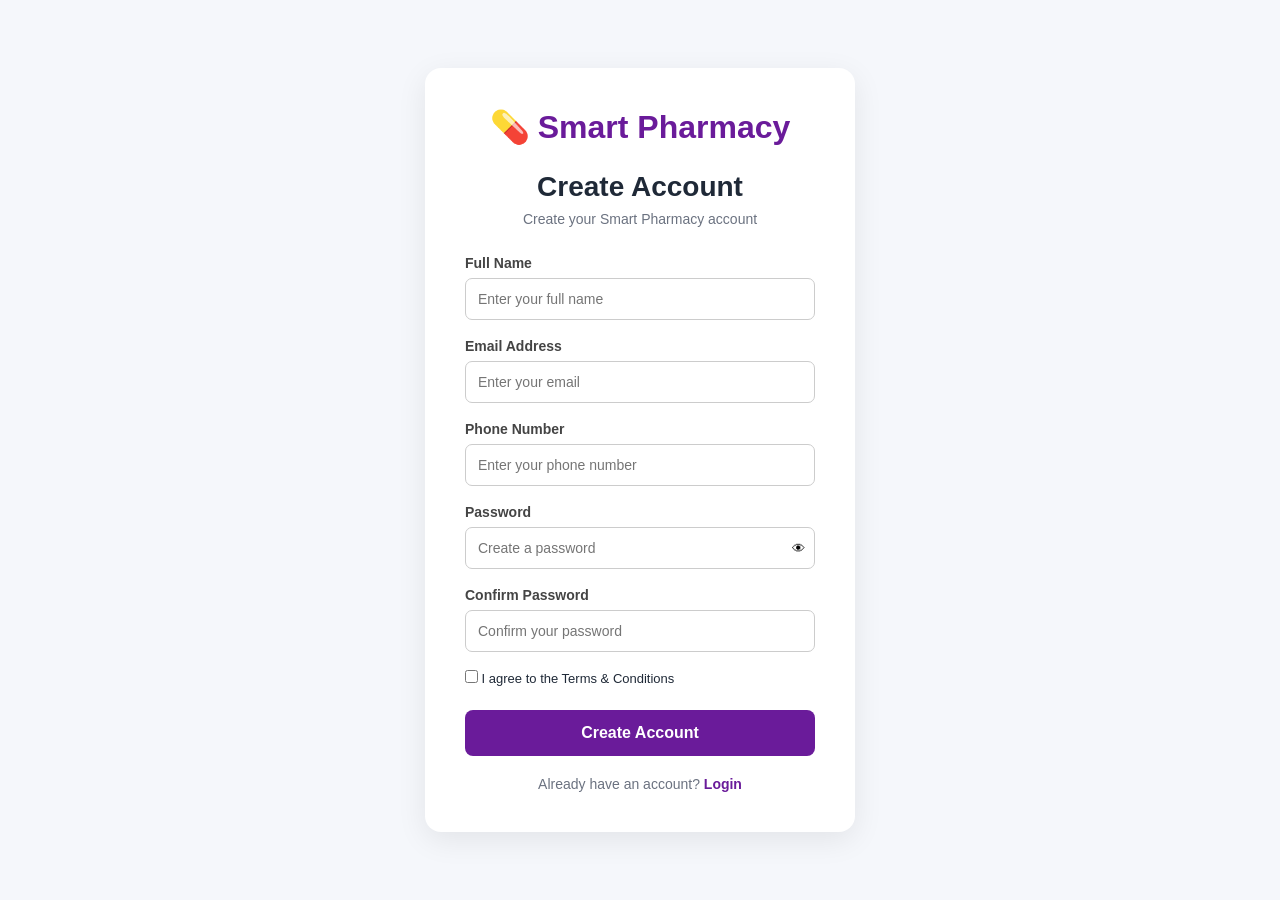
<file: register.html>
<!DOCTYPE html>
<html lang="en">
<head>
    <meta charset="UTF-8">
    <meta name="viewport" content="width=device-width, initial-scale=1.0">
    <title>Register | Smart Pharmacy</title>

    <link rel="stylesheet" href="css/style.css">
</head>

<body>

    <div class="auth-container">

        <div class="auth-card">

            <div class="logo">
                <span>💊</span>
                <h1>Smart Pharmacy</h1>
            </div>

            <h2>Create Account</h2>
            <p class="subtitle">
                Create your Smart Pharmacy account
            </p>

            <form id="registerForm">

                <div class="form-group">
                    <label for="name">Full Name</label>
                    <input
                        type="text"
                        id="name"
                        placeholder="Enter your full name"
                        required
                    >
                </div>

                <div class="form-group">
                    <label for="email">Email Address</label>
                    <input
                        type="email"
                        id="email"
                        placeholder="Enter your email"
                        required
                    >
                </div>

                <div class="form-group">
                    <label for="phone">Phone Number</label>
                    <input
                        type="tel"
                        id="phone"
                        placeholder="Enter your phone number"
                        maxlength="10"
                        required
                    >
                </div>

                <div class="form-group">
                    <label for="password">Password</label>

                    <div class="password-box">
                        <input
                            type="password"
                            id="password"
                            placeholder="Create a password"
                            required
                        >

                        <button
                            type="button"
                            class="toggle-password"
                            onclick="toggleRegisterPassword()">
                            👁
                        </button>
                    </div>
                </div>

                <div class="form-group">
                    <label for="confirmPassword">Confirm Password</label>

                    <input
                        type="password"
                        id="confirmPassword"
                        placeholder="Confirm your password"
                        required
                    >
                </div>

                <div class="login-options">
                    <label>
                        <input type="checkbox" id="terms" required>
                        I agree to the Terms & Conditions
                    </label>
                </div>

                <button type="submit" class="login-btn">
                    Create Account
                </button>

            </form>

            <p class="register-link">
                Already have an account?
                <a href="login.html">Login</a>
            </p>

        </div>

    </div>

    <script src="js/main.js"></script>

</body>
</html>
</file>
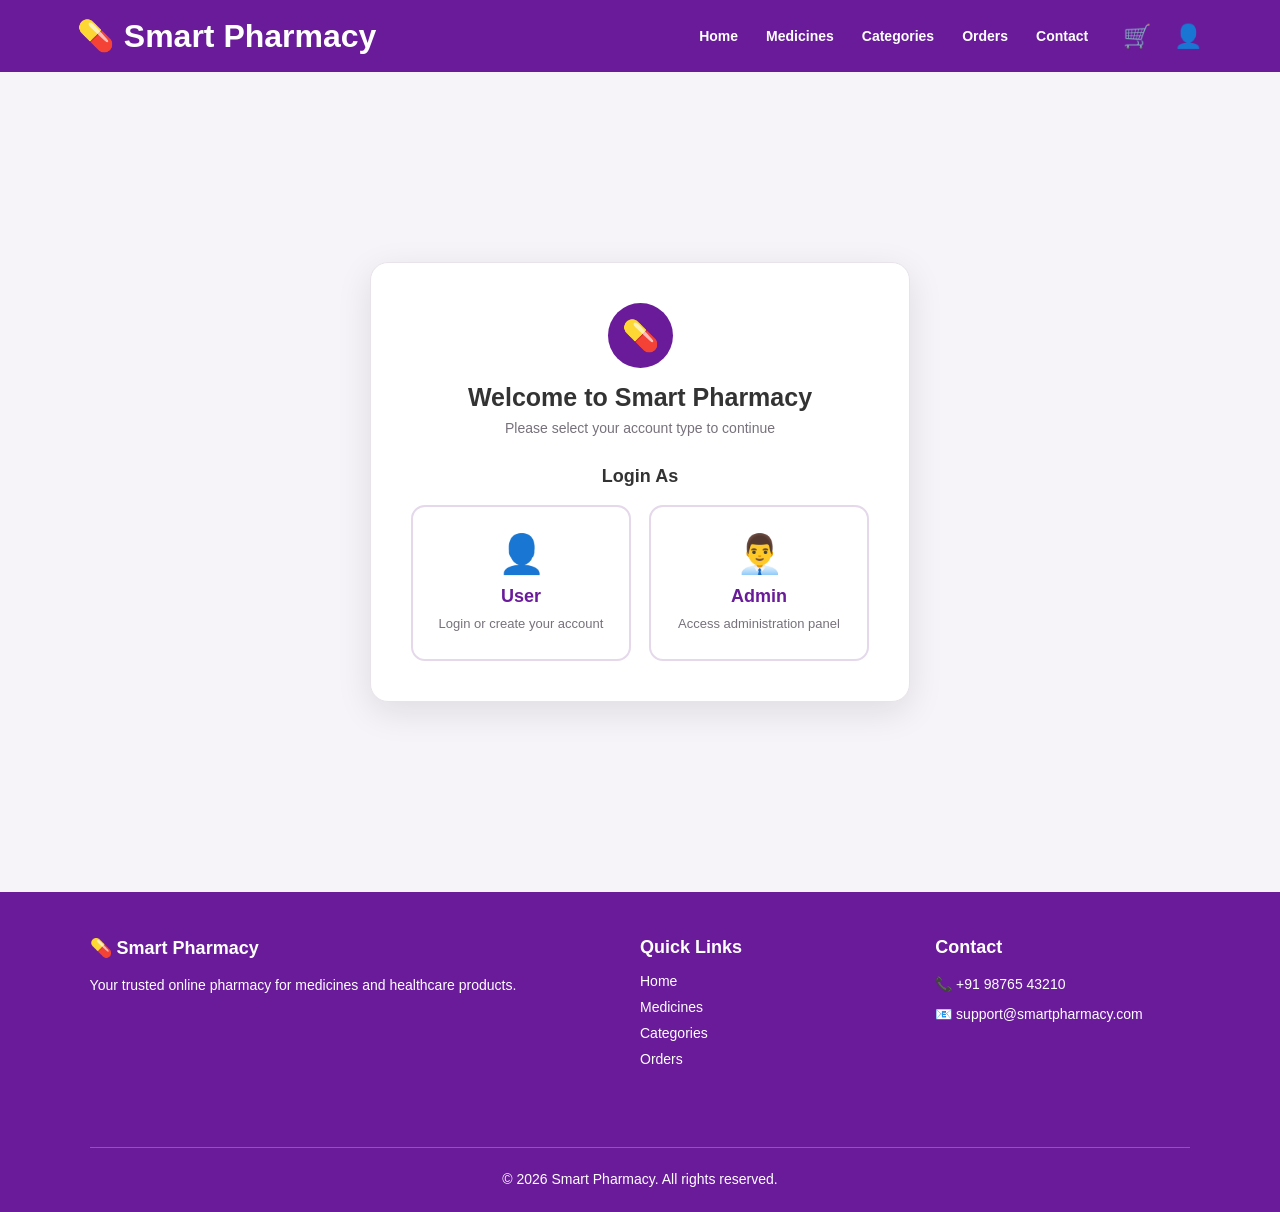
<file: admin/dashboard.html>
<!DOCTYPE html>
<html lang="en">

<head>

    <meta charset="UTF-8">

    <meta
        name="viewport"
        content="width=device-width, initial-scale=1.0"
    >

    <title>Dashboard | Smart Pharmacy Admin</title>

    <link
        rel="stylesheet"
        href="../css/style.css"
    >

</head>

<body class="admin-page">

    <div class="admin-layout">


        <!-- ================= SIDEBAR ================= -->

        <aside class="admin-sidebar">

            <div class="admin-brand">

                <div class="admin-brand-icon">
                    💊
                </div>

                <div>
                    <h2>Smart Pharmacy</h2>
                    <span>Admin Panel</span>
                </div>

            </div>


            <nav class="admin-nav">

                <a
                    href="dashboard.html"
                    class="active"
                >
                    📊
                    <span>Dashboard</span>
                </a>


                <a href="products.html">
                    📦
                    <span>Products</span>
                </a>


                <a href="manage-orders.html">
                    🛒
                    <span>Manage Orders</span>
                </a>


                <a href="users.html">
                    👥
                    <span>Users</span>
                </a>


                <a href="messages.html">
                    💬
                    <span>Messages</span>
                </a>

            </nav>


            <!-- LOGOUT -->

            <div class="admin-sidebar-bottom">

                <button
                    type="button"
                    onclick="adminLogout()"
                >
                    🚪
                    <span>Logout</span>
                </button>

            </div>

        </aside>


        <!-- ================= MAIN ================= -->

        <main class="admin-main">


            <!-- ================= TOPBAR ================= -->

            <header class="admin-topbar">

                <div>

                    <h1>
                        Dashboard
                    </h1>

                    <p>
                        Welcome back, Admin
                    </p>

                </div>


                <div class="admin-topbar-user">
                    👤 Admin
                </div>

            </header>


            <!-- ================= STATISTICS ================= -->

            <section class="admin-stats">


                <!-- USERS -->

                <div class="admin-stat-card">

                    <div class="admin-stat-icon">
                        👥
                    </div>

                    <div>

                        <span>
                            Total Users
                        </span>

                        <h2 id="totalUsers">
                            0
                        </h2>

                    </div>

                </div>


                <!-- PRODUCTS -->

                <div class="admin-stat-card">

                    <div class="admin-stat-icon">
                        📦
                    </div>

                    <div>

                        <span>
                            Total Products
                        </span>

                        <h2 id="totalProducts">
                            21
                        </h2>

                    </div>

                </div>


                <!-- ORDERS -->

                <div class="admin-stat-card">

                    <div class="admin-stat-icon">
                        🛒
                    </div>

                    <div>

                        <span>
                            Total Orders
                        </span>

                        <h2 id="totalOrders">
                            0
                        </h2>

                    </div>

                </div>


                <!-- REVENUE -->

                <div class="admin-stat-card">

                    <div class="admin-stat-icon">
                        💰
                    </div>

                    <div>

                        <span>
                            Total Revenue
                        </span>

                        <h2 id="totalRevenue">
                            ₹0
                        </h2>

                    </div>

                </div>

            </section>


            <!-- ================= DASHBOARD GRID ================= -->

            <section class="admin-dashboard-grid">


                <!-- RECENT ORDERS -->

                <div class="admin-panel-card">

                    <div class="admin-panel-header">

                        <div>

                            <h2>
                                Recent Orders
                            </h2>

                            <p>
                                Latest customer orders
                            </p>

                        </div>


                        <a href="manage-orders.html">
                            View All
                        </a>

                    </div>


                    <div id="dashboardRecentOrders">

                        <div class="admin-empty-state">

                            <div>
                                📦
                            </div>

                            <p>
                                No orders available.
                            </p>

                        </div>

                    </div>

                </div>


                <!-- LOW STOCK -->

                <div class="admin-panel-card">

                    <div class="admin-panel-header">

                        <div>

                            <h2>
                                Low Stock
                            </h2>

                            <p>
                                Products that need attention
                            </p>

                        </div>


                        <a href="products.html">
                            Products
                        </a>

                    </div>


                    <div id="dashboardLowStock">

                        <div class="admin-empty-state">

                            <div>
                                📦
                            </div>

                            <p>
                                No low-stock products.
                            </p>

                        </div>

                    </div>

                </div>

            </section>


            <!-- ================= QUICK ACTIONS ================= -->

            <section class="admin-panel-card admin-quick-actions">

                <div class="admin-panel-header">

                    <div>

                        <h2>
                            Quick Actions
                        </h2>

                        <p>
                            Common admin tasks
                        </p>

                    </div>

                </div>


                <div class="quick-action-grid">


                    <!-- ADD PRODUCT -->

                    <a href="products.html">

                        <span>
                            ➕
                        </span>

                        <strong>
                            Add Product
                        </strong>

                        <small>
                            Add a new pharmacy product
                        </small>

                    </a>


                    <!-- MANAGE ORDERS -->

                    <a href="manage-orders.html">

                        <span>
                            🛒
                        </span>

                        <strong>
                            Manage Orders
                        </strong>

                        <small>
                            View and update orders
                        </small>

                    </a>


                    <!-- USERS -->

                    <a href="users.html">

                        <span>
                            👥
                        </span>

                        <strong>
                            View Users
                        </strong>

                        <small>
                            Manage customer accounts
                        </small>

                    </a>


                    <!-- MESSAGES -->

                    <a href="messages.html">

                        <span>
                            💬
                        </span>

                        <strong>
                            Messages
                        </strong>

                        <small>
                            Check customer messages
                        </small>

                    </a>

                </div>

            </section>

        </main>

    </div>


    <!-- ================= JAVASCRIPT ================= -->

    <script src="../js/main.js"></script>

</body>

</html>
</file>
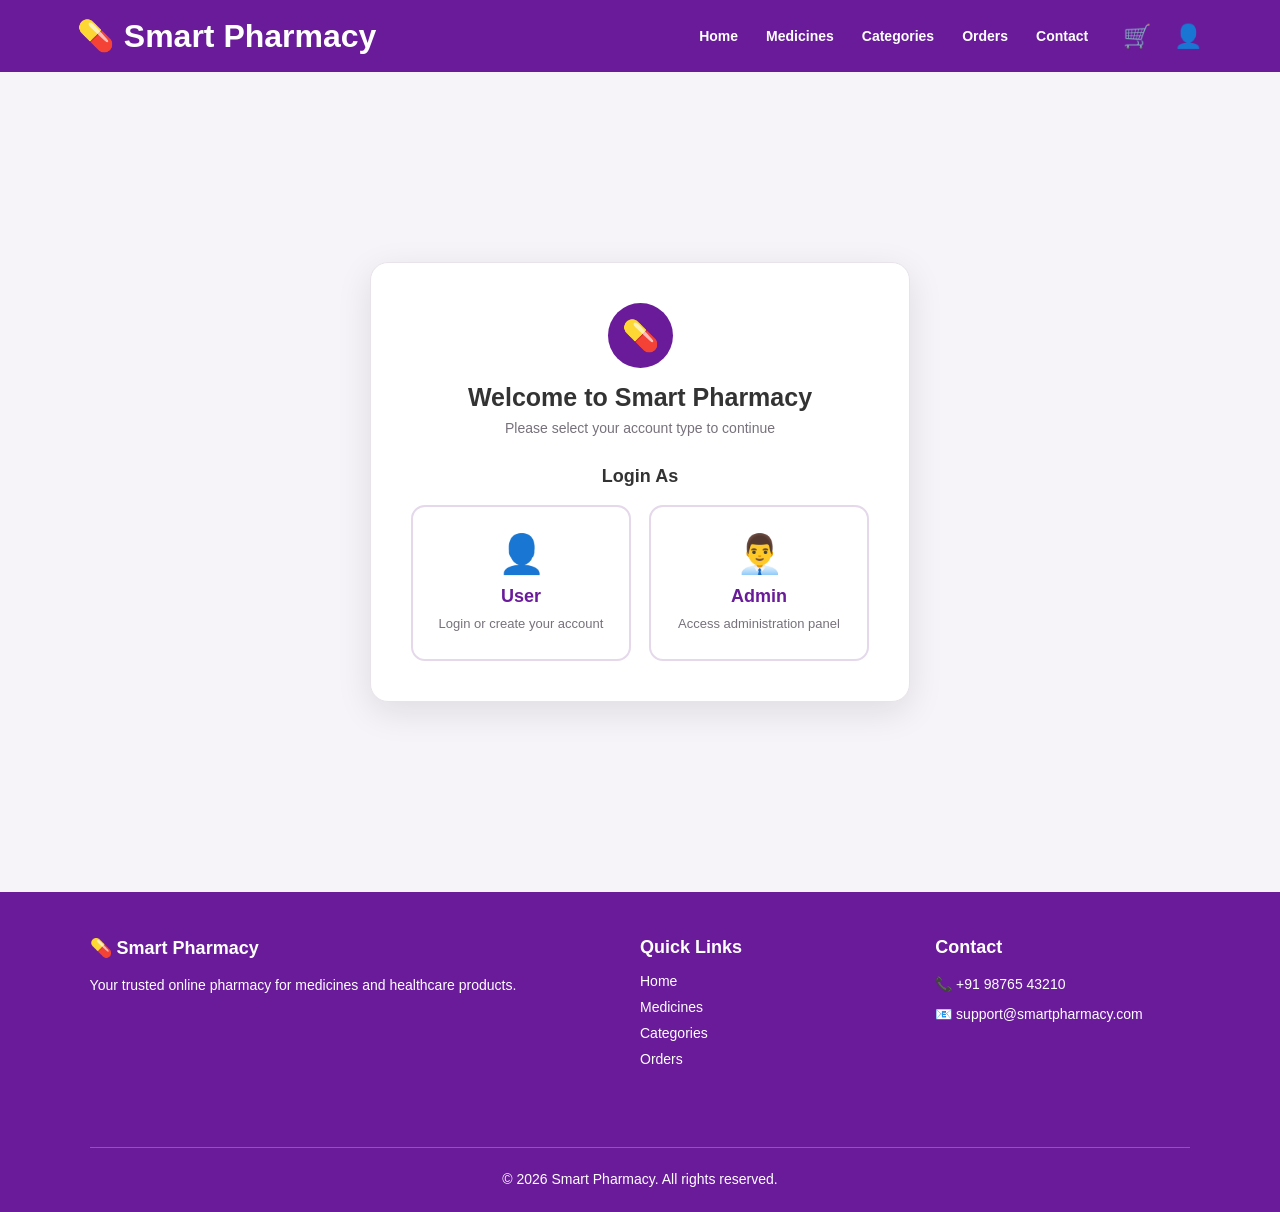
<file: admin/manage-orders.html>
<!DOCTYPE html>
<html lang="en">

<head>

    <meta charset="UTF-8">

    <meta
        name="viewport"
        content="width=device-width, initial-scale=1.0"
    >

    <title>Orders | Smart Pharmacy Admin</title>

    <link
        rel="stylesheet"
        href="../css/style.css"
    >

</head>

<body class="admin-page">

<div class="admin-layout">


    <!-- SIDEBAR -->

    <aside class="admin-sidebar">

        <div class="admin-brand">

            <div class="admin-brand-icon">
                💊
            </div>

            <div>
                <h2>Smart Pharmacy</h2>
                <span>Admin Panel</span>
            </div>

        </div>


        <nav class="admin-nav">

            <a href="dashboard.html">
                📊
                <span>Dashboard</span>
            </a>

            <a href="products.html">
                📦
                <span>Products</span>
            </a>

            <a href="manage-orders.html">
                    🛒 Manage Orders
            
            </a>
            
            <a href="users.html">
                👥
                <span>Users</span>
            </a>

            <a href="messages.html">
                💬
                <span>Messages</span>
            </a>

        </nav>


        <div class="admin-sidebar-bottom">

            <button
                type="button"
                onclick="adminLogout()"
            >
                🚪
                <span>Logout</span>
            </button>

        </div>

    </aside>


    <!-- MAIN -->

    <main class="admin-main">


        <header class="admin-topbar">

            <div>

                <h1>
                    Orders
                </h1>

                <p>
                    View and manage customer orders.
                </p>

            </div>

            <div class="admin-topbar-user">
                👤 Admin
            </div>

        </header>


        <section class="admin-panel-card">


            <div class="admin-page-actions">

                <div>

                    <h2>
                        Order Management
                    </h2>

                    <p>
                        Review orders and update their status.
                    </p>

                </div>

            </div>


            <div class="admin-product-filters">

                <input
                    type="text"
                    id="adminOrderSearch"
                    placeholder="Search by order ID or customer..."
                    onkeyup="filterAdminOrders()"
                >


                <select
                    id="adminOrderStatus"
                    onchange="filterAdminOrders()"
                >

                    <option value="all">
                        All Status
                    </option>

                    <option value="Placed">
                        Placed
                    </option>

                    <option value="Processing">
                        Processing
                    </option>

                    <option value="Shipped">
                        Shipped
                    </option>

                    <option value="Delivered">
                        Delivered
                    </option>

                    <option value="Cancelled">
                        Cancelled
                    </option>

                </select>

            </div>


            <div class="admin-table-wrapper">

                <table class="admin-table">

                    <thead>

                        <tr>

                            <th>Order ID</th>

                            <th>Customer</th>

                            <th>Date</th>

                            <th>Payment</th>

                            <th>Total</th>

                            <th>Status</th>

                            <th>Action</th>

                        </tr>

                    </thead>

                    <tbody id="adminOrdersTable">

                    </tbody>

                </table>

            </div>

        </section>


    </main>

</div>


<!-- ================= ORDER MODAL ================= -->

<div
    class="admin-modal"
    id="orderModal"
>

    <div class="admin-modal-content admin-order-modal">


        <div class="admin-modal-header">

            <div>

                <h2>
                    Order Details
                </h2>

                <p id="orderModalId">
                    Order
                </p>

            </div>

            <button
                type="button"
                onclick="closeOrderModal()"
            >
                ×
            </button>

        </div>


        <div id="adminOrderDetails">

        </div>


        <div class="admin-modal-actions">

            <button
                type="button"
                class="admin-secondary-btn"
                onclick="closeOrderModal()"
            >
                Close
            </button>

        </div>

    </div>

</div>


<script src="../js/main.js"></script>

</body>

</html>
</file>
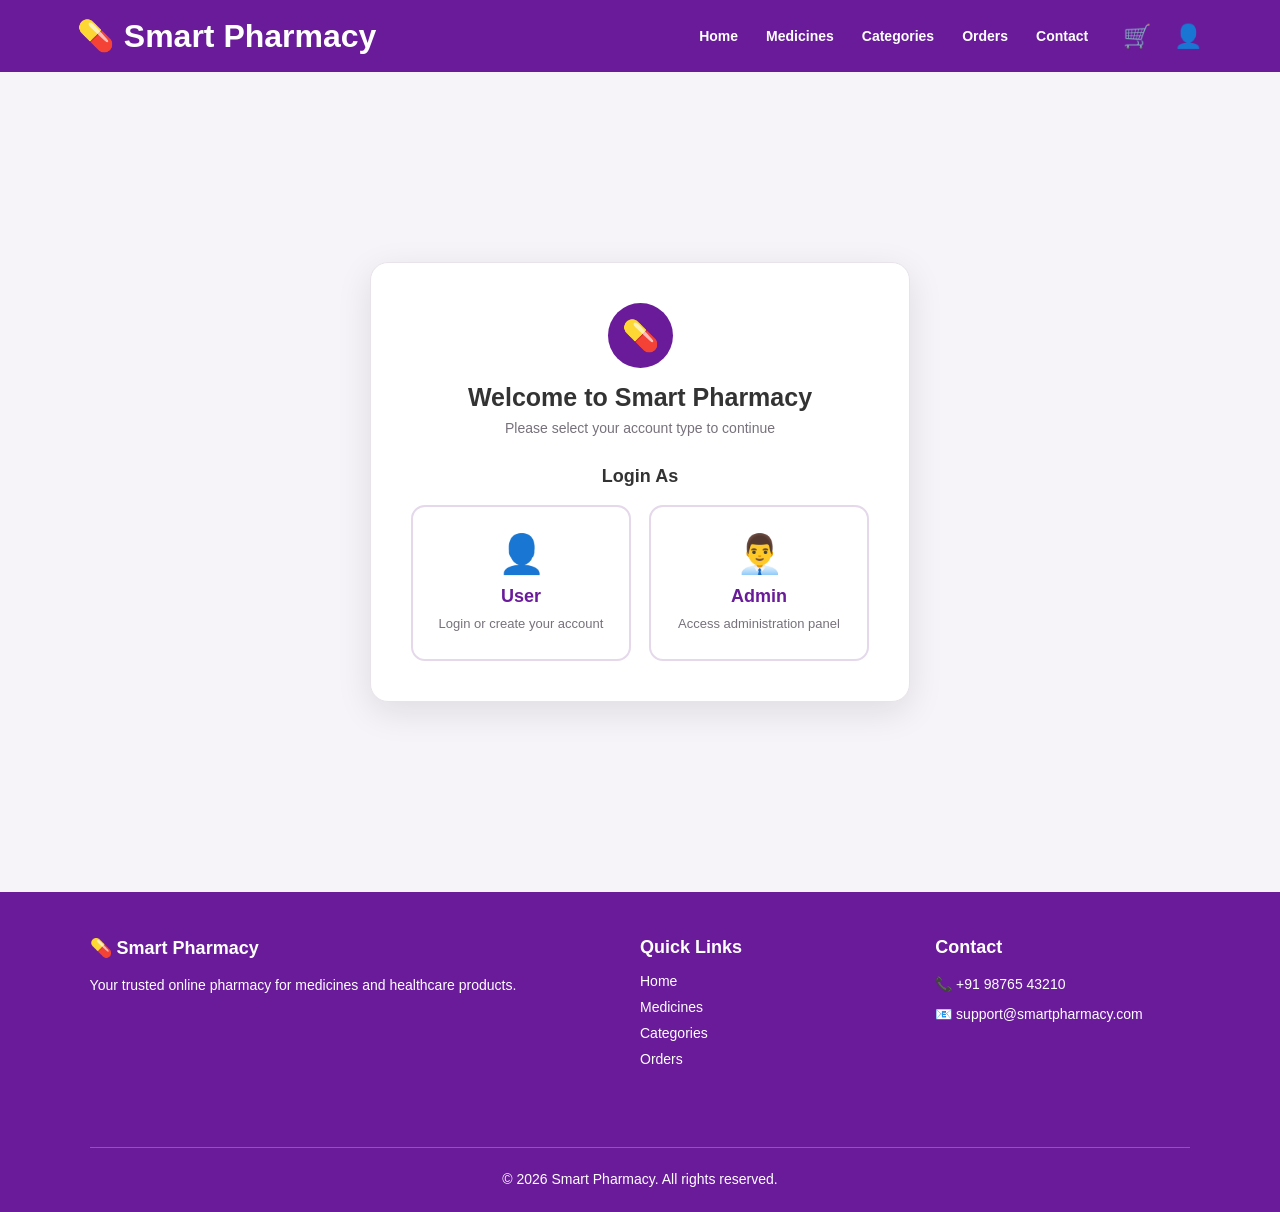
<file: admin/messages.html>
<!DOCTYPE html>
<html lang="en">

<head>

    <meta charset="UTF-8">

    <meta
        name="viewport"
        content="width=device-width, initial-scale=1.0"
    >

    <title>Messages | Smart Pharmacy Admin</title>

    <link
        rel="stylesheet"
        href="../css/style.css"
    >

</head>

<body class="admin-page">

<div class="admin-layout">


    <!-- SIDEBAR -->

    <aside class="admin-sidebar">

        <div class="admin-brand">

            <div class="admin-brand-icon">
                💊
            </div>

            <div>
                <h2>Smart Pharmacy</h2>
                <span>Admin Panel</span>
            </div>

        </div>


        <nav class="admin-nav">

            <a href="dashboard.html">
                📊
                <span>Dashboard</span>
            </a>

            <a href="products.html">
                📦
                <span>Products</span>
            </a>

            <a href="manage-orders.html">
                🛒 Manage Orders
            </a>

            <a href="users.html">
                👥
                <span>Users</span>
            </a>

            <a
                href="messages.html"
                class="active"
            >
                💬
                <span>Messages</span>
            </a>

        </nav>


        <div class="admin-sidebar-bottom">

            <button
                type="button"
                onclick="adminLogout()"
            >
                🚪
                <span>Logout</span>
            </button>

        </div>

    </aside>


    <!-- MAIN -->

    <main class="admin-main">


        <header class="admin-topbar">

            <div>

                <h1>
                    Messages
                </h1>

                <p>
                    View customer contact messages.
                </p>

            </div>

            <div class="admin-topbar-user">
                👤 Admin
            </div>

        </header>


        <section class="admin-panel-card">


            <div class="admin-page-actions">

                <div>

                    <h2>
                        Customer Messages
                    </h2>

                    <p>
                        Review messages submitted through the Contact page.
                    </p>

                </div>

            </div>


            <div class="admin-product-filters">

                <input
                    type="text"
                    id="adminMessageSearch"
                    placeholder="Search messages..."
                    onkeyup="filterAdminMessages()"
                >

            </div>


            <div class="admin-table-wrapper">

                <table class="admin-table">

                    <thead>

                        <tr>

                            <th>Name</th>

                            <th>Email</th>

                            <th>Message</th>

                            <th>Date</th>

                            <th>Status</th>

                            <th>Action</th>

                        </tr>

                    </thead>

                    <tbody id="adminMessagesTable">

                    </tbody>

                </table>

            </div>

        </section>


    </main>

</div>


<script src="../js/main.js"></script>

</body>

</html>
</file>
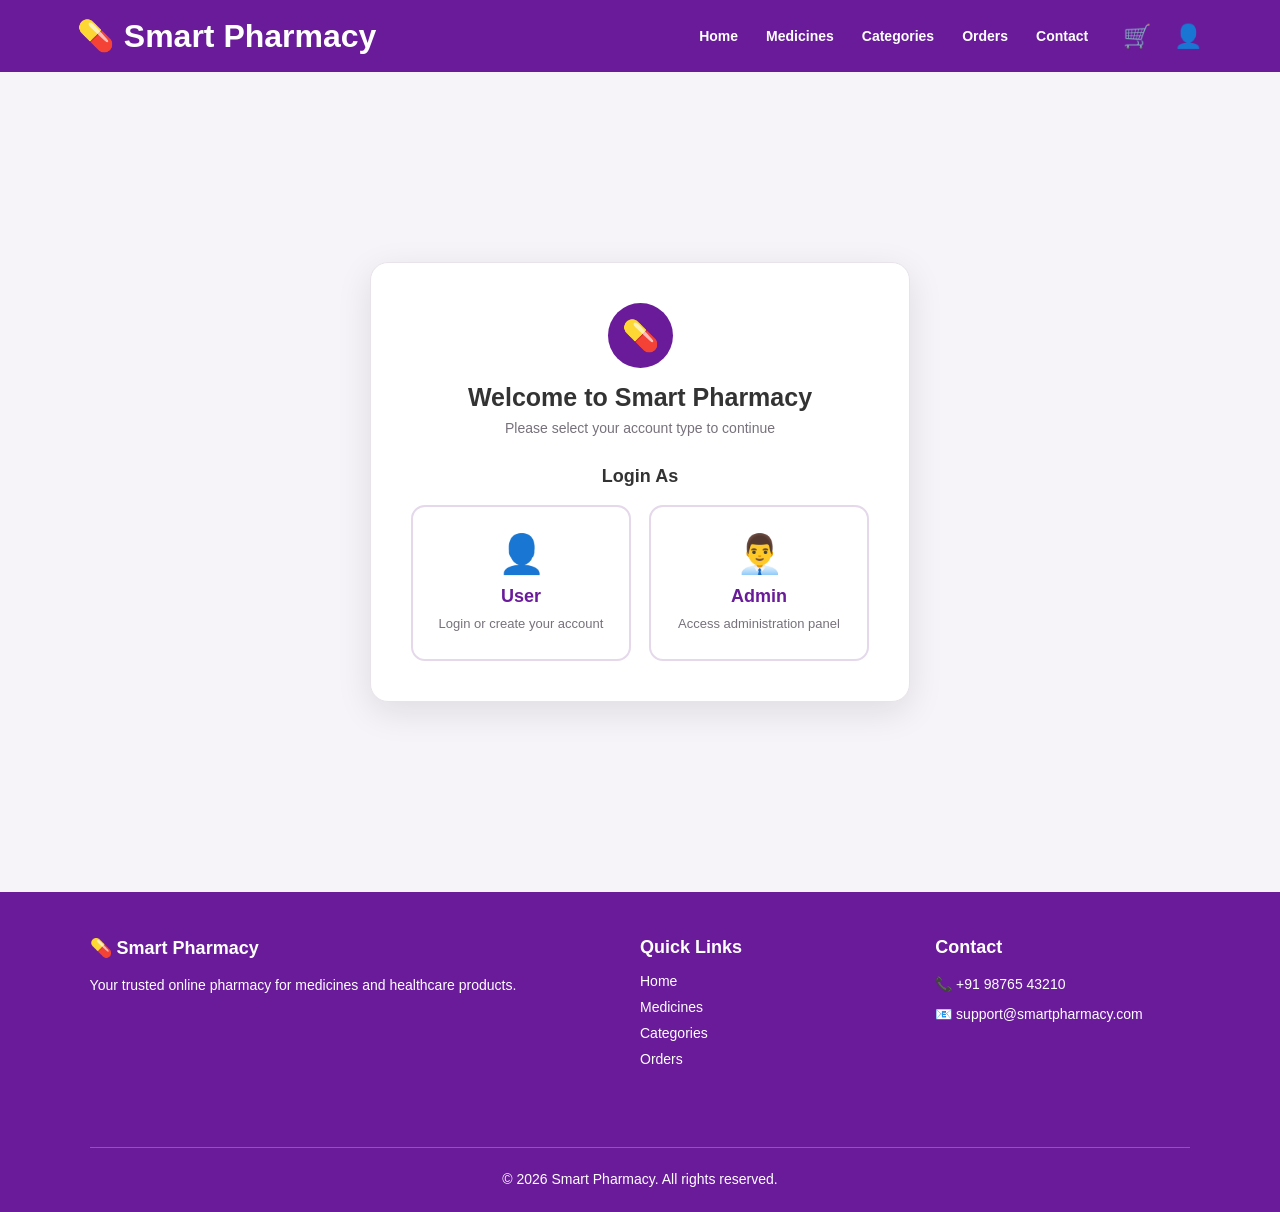
<file: admin/products.html>
<!DOCTYPE html>
<html lang="en">

<head>

    <meta charset="UTF-8">

    <meta
        name="viewport"
        content="width=device-width, initial-scale=1.0"
    >

    <title>Products | Smart Pharmacy Admin</title>

    <link
        rel="stylesheet"
        href="../css/style.css"
    >

</head>

<body class="admin-page">

<div class="admin-layout">


    <!-- SIDEBAR -->

    <aside class="admin-sidebar">

        <div class="admin-brand">

            <div class="admin-brand-icon">
                💊
            </div>

            <div>
                <h2>Smart Pharmacy</h2>
                <span>Admin Panel</span>
            </div>

        </div>


        <nav class="admin-nav">

            <a href="dashboard.html">
                📊
                <span>Dashboard</span>
            </a>

            <a
                href="products.html"
                class="active"
            >
                📦
                <span>Products</span>
            </a>

           <a href="manage-orders.html">
                    🛒 Manage Orders
                </a>

            <a href="users.html">
                👥
                <span>Users</span>
            </a>

            <a href="messages.html">
                💬
                <span>Messages</span>
            </a>

        </nav>


        <div class="admin-sidebar-bottom">

            <button
                type="button"
                onclick="adminLogout()"
            >
                🚪
                <span>Logout</span>
            </button>

        </div>

    </aside>


    <!-- MAIN -->

    <main class="admin-main">


        <header class="admin-topbar">

            <div>

                <h1>
                    Products
                </h1>

                <p>
                    Manage pharmacy products and inventory.
                </p>

            </div>

            <div class="admin-topbar-user">
                👤 Admin
            </div>

        </header>


        <!-- Product Controls -->

        <section class="admin-panel-card">


            <div class="admin-page-actions">

                <div>

                    <h2>
                        Product Management
                    </h2>

                    <p>
                        Add, edit and manage your products.
                    </p>

                </div>

                <button
                    type="button"
                    class="admin-primary-btn"
                    onclick="openProductModal()"
                >
                    + Add Product
                </button>

            </div>


            <div class="admin-product-filters">

                <input
                    type="text"
                    id="adminProductSearch"
                    placeholder="Search products..."
                    onkeyup="filterAdminProducts()"
                >


                <select
                    id="adminProductCategory"
                    onchange="filterAdminProducts()"
                >

                    <option value="all">
                        All Categories
                    </option>

                    <option value="Medicines">
                        Medicines
                    </option>

                    <option value="Vitamins & Supplements">
                        Vitamins & Supplements
                    </option>

                    <option value="First Aid">
                        First Aid
                    </option>

                    <option value="Personal Care">
                        Personal Care
                    </option>

                    <option value="Baby Care">
                        Baby Care
                    </option>

                    <option value="Medical Devices">
                        Medical Devices
                    </option>

                    <option value="Dental Care">
                        Dental Care
                    </option>

                </select>

            </div>


            <!-- Products Table -->

            <div class="admin-table-wrapper">

                <table class="admin-table">

                    <thead>

                        <tr>

                            <th>Product</th>

                            <th>Category</th>

                            <th>Price</th>

                            <th>Stock</th>

                            <th>Status</th>

                            <th>Actions</th>

                        </tr>

                    </thead>

                    <tbody id="adminProductsTable">

                    </tbody>

                </table>

            </div>

        </section>


    </main>

</div>


<!-- ================= PRODUCT MODAL ================= -->

<div
    class="admin-modal"
    id="productModal"
>

    <div class="admin-modal-content">


        <div class="admin-modal-header">

            <div>

                <h2 id="productModalTitle">
                    Add Product
                </h2>

                <p>
                    Enter product information.
                </p>

            </div>

            <button
                type="button"
                onclick="closeProductModal()"
            >
                ×
            </button>

        </div>


        <form
            id="productForm"
            onsubmit="saveAdminProduct(event)"
        >

            <input
                type="hidden"
                id="editProductId"
            >


            <div class="admin-form-grid">


                <div class="admin-form-group">

                    <label>
                        Product Name
                    </label>

                    <input
                        type="text"
                        id="productName"
                        placeholder="Enter product name"
                        required
                    >

                </div>


                <div class="admin-form-group">

                    <label>
                        Category
                    </label>

                    <select
                        id="productCategory"
                        required
                    >

                        <option value="">
                            Select Category
                        </option>

                        <option value="Medicines">
                            Medicines
                        </option>

                        <option value="Vitamins & Supplements">
                            Vitamins & Supplements
                        </option>

                        <option value="First Aid">
                            First Aid
                        </option>

                        <option value="Personal Care">
                            Personal Care
                        </option>

                        <option value="Baby Care">
                            Baby Care
                        </option>

                        <option value="Medical Devices">
                            Medical Devices
                        </option>

                        <option value="Dental Care">
                            Dental Care
                        </option>

                    </select>

                </div>


                <div class="admin-form-group">

                    <label>
                        Price
                    </label>

                    <input
                        type="number"
                        id="productPrice"
                        min="0"
                        placeholder="₹0"
                        required
                    >

                </div>


                <div class="admin-form-group">

                    <label>
                        Stock
                    </label>

                    <input
                        type="number"
                        id="productStock"
                        min="0"
                        placeholder="0"
                        required
                    >

                </div>


                <div class="admin-form-group admin-form-full">

                    <label>
                        Pack Size
                    </label>

                    <input
                        type="text"
                        id="productPack"
                        placeholder="Example: 10 Tablets"
                        required
                    >

                </div>


                <div class="admin-form-group admin-form-full">

                    <label>
                        Description
                    </label>

                    <textarea
                        id="productDescription"
                        rows="4"
                        placeholder="Enter product description"
                        required
                    ></textarea>

                </div>

            </div>


            <div class="admin-modal-actions">

                <button
                    type="button"
                    class="admin-secondary-btn"
                    onclick="closeProductModal()"
                >
                    Cancel
                </button>

                <button
                    type="submit"
                    class="admin-primary-btn"
                >
                    Save Product
                </button>

            </div>

        </form>

    </div>

</div>


<script src="../js/main.js"></script>

</body>

</html>
</file>
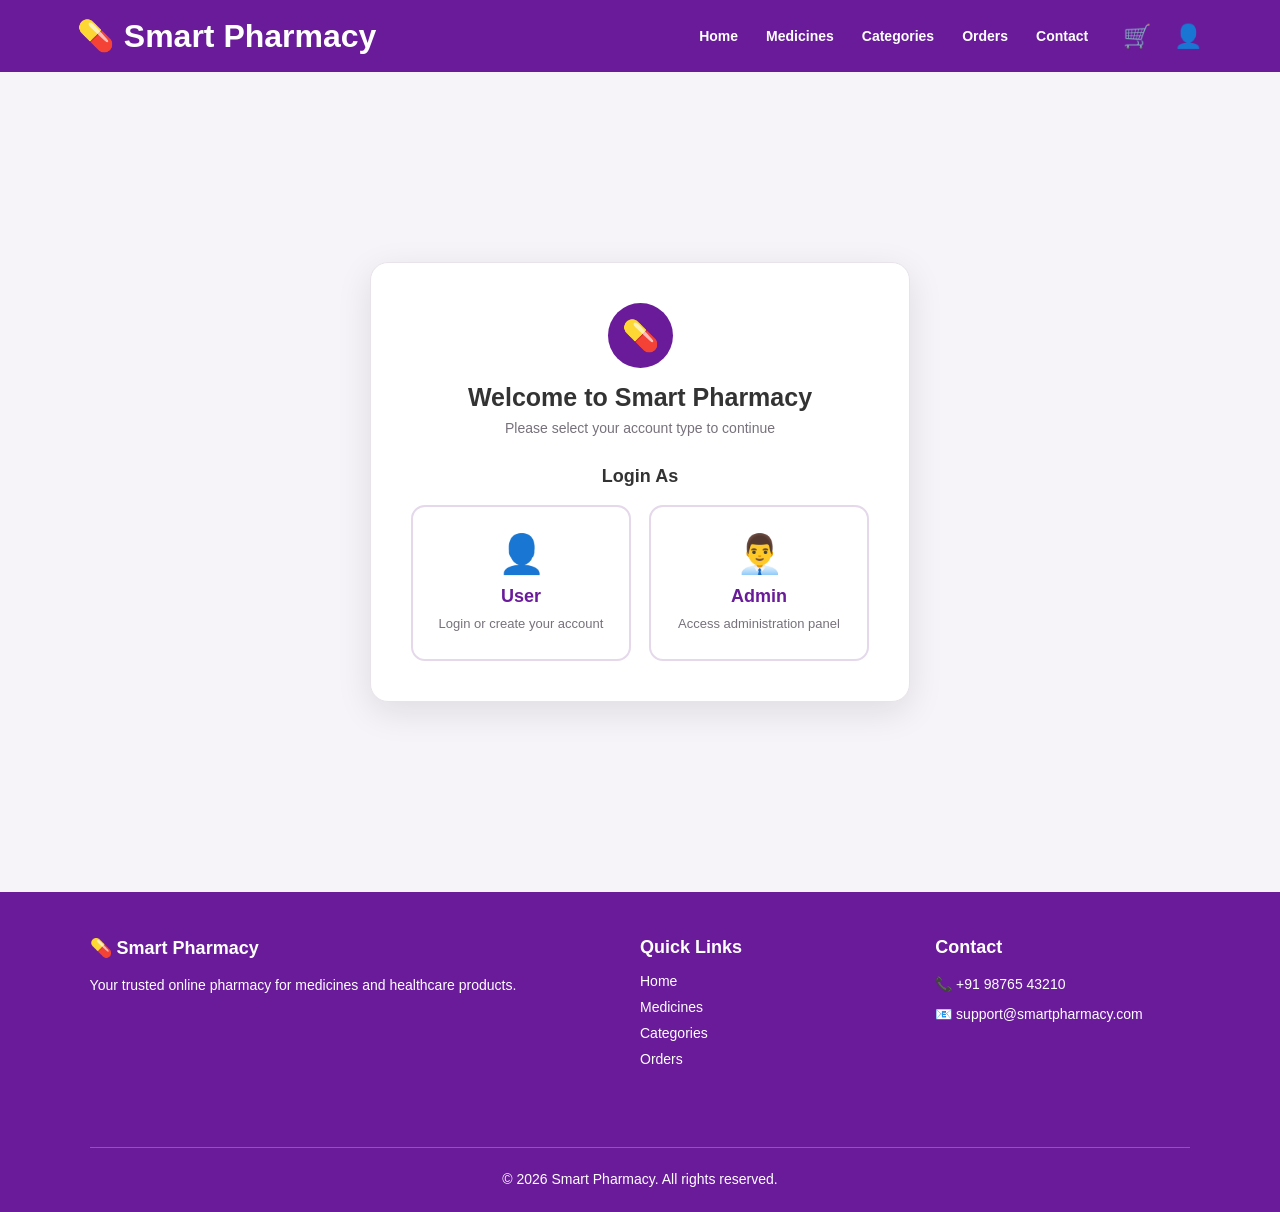
<file: admin/users.html>
<!DOCTYPE html>
<html lang="en">

<head>

    <meta charset="UTF-8">

    <meta
        name="viewport"
        content="width=device-width, initial-scale=1.0"
    >

    <title>Users | Smart Pharmacy Admin</title>

    <link
        rel="stylesheet"
        href="../css/style.css"
    >

</head>

<body class="admin-page">

<div class="admin-layout">


    <!-- SIDEBAR -->

    <aside class="admin-sidebar">

        <div class="admin-brand">

            <div class="admin-brand-icon">
                💊
            </div>

            <div>
                <h2>Smart Pharmacy</h2>
                <span>Admin Panel</span>
            </div>

        </div>


        <nav class="admin-nav">

            <a href="dashboard.html">
                📊
                <span>Dashboard</span>
            </a>

            <a href="products.html">
                📦
                <span>Products</span>
            </a>

            <a href="manage-orders.html">
                🛒 Manage Orders
            </a>

            <a
                href="users.html"
                class="active"
            >
                👥
                <span>Users</span>
            </a>

            <a href="messages.html">
                💬
                <span>Messages</span>
            </a>

          

        </nav>


        <div class="admin-sidebar-bottom">

            <button
                type="button"
                onclick="adminLogout()"
            >
                🚪
                <span>Logout</span>
            </button>

        </div>

    </aside>


    <!-- MAIN -->

    <main class="admin-main">


        <header class="admin-topbar">

            <div>

                <h1>
                    Users
                </h1>

                <p>
                    View registered Smart Pharmacy customers.
                </p>

            </div>

            <div class="admin-topbar-user">
                👤 Admin
            </div>

        </header>


        <section class="admin-panel-card">


            <div class="admin-page-actions">

                <div>

                    <h2>
                        Customer Management
                    </h2>

                    <p>
                        View customer account information.
                    </p>

                </div>

            </div>


            <div class="admin-product-filters">

                <input
                    type="text"
                    id="adminUserSearch"
                    placeholder="Search users..."
                    onkeyup="filterAdminUsers()"
                >

            </div>


            <div class="admin-table-wrapper">

                <table class="admin-table">

                    <thead>

                        <tr>

                            <th>Name</th>

                            <th>Email</th>

                            <th>Phone</th>

                            <th>City</th>

                            <th>Status</th>

                        </tr>

                    </thead>

                    <tbody id="adminUsersTable">

                    </tbody>

                </table>

            </div>

        </section>


    </main>

</div>


<script src="../js/main.js"></script>

</body>

</html>
</file>
<file: css/style.css>
/* ================================
   RESET & COMMON
================================ */

* {
    margin: 0;
    padding: 0;
    box-sizing: border-box;
}

body {
    font-family: Arial, sans-serif;
    background: #f5f7fb;
    color: #1f2937;
}

a {
    text-decoration: none;
    color: inherit;
}

button {
    font-family: inherit;
}


/* ================================
   LOGIN / REGISTER
================================ */

.auth-container {
    min-height: 100vh;
    display: flex;
    justify-content: center;
    align-items: center;
    padding: 20px;
    background: #f5f7fb;
}

.auth-card {
    width: 100%;
    max-width: 430px;
    background: #ffffff;
    padding: 40px;
    border-radius: 16px;
    box-shadow: 0 8px 30px rgba(0, 0, 0, 0.08);
}

.logo {
    display: flex;
    align-items: center;
    gap: 8px;
}

.auth-card .logo {
    justify-content: center;
    margin-bottom: 25px;
}

.logo span {
    font-size: 32px;
}

.logo h1,
.logo h2 {
    color: #6a1b9a;
}

.auth-card h2 {
    text-align: center;
    font-size: 28px;
    margin-bottom: 8px;
}

.subtitle {
    text-align: center;
    color: #6b7280;
    margin-bottom: 28px;
    font-size: 14px;
}

.form-group {
    margin-bottom: 20px;
}

.form-group label {
    display: block;
    margin-bottom: 8px;
    font-weight: 600;
    font-size: 14px;
}

.form-group input {
    width: 100%;
    padding: 13px 14px;
    border: 1px solid #d1d5db;
    border-radius: 8px;
    font-size: 15px;
    outline: none;
}

.form-group input:focus {
    border-color: #6a1b9a;
}

.password-box {
    position: relative;
}

.password-box input {
    padding-right: 45px;
}

.toggle-password {
    position: absolute;
    right: 10px;
    top: 50%;
    transform: translateY(-50%);
    border: none;
    background: transparent;
    cursor: pointer;
}

.login-options {
    display: flex;
    justify-content: space-between;
    align-items: center;
    margin-bottom: 24px;
    font-size: 13px;
}

.login-options a,
.register-link a {
    color: #6a1b9a;
    font-weight: 600;
}

.login-btn {
    width: 100%;
    padding: 14px;
    border: none;
    border-radius: 8px;
    background: #6a1b9a;
    color: white;
    font-size: 16px;
    font-weight: 600;
    cursor: pointer;
}

.login-btn:hover {
    background: #58147f;
}

.register-link {
    text-align: center;
    margin-top: 24px;
    font-size: 14px;
    color: #6b7280;
}

/* =========================================
   NAVBAR
========================================= */

.navbar {
    width: 100%;
    height: 72px;

    background-color: #6a1b9a !important;
    color: #ffffff;

    display: flex;
    align-items: center;

    padding: 0 6%;
    box-sizing: border-box;
}


/* =========================================
   LOGO
========================================= */

.navbar .logo {
    display: flex;
    align-items: center;

    gap: 10px;

    color: #ffffff !important;

    font-size: 22px;
    font-weight: 700;

    white-space: nowrap;

    flex-shrink: 0;
}

.navbar .logo-icon {
    font-size: 30px;
    line-height: 1;
}


/* =========================================
   NAVIGATION
========================================= */

.navbar .main-nav {
    display: flex;
    align-items: center;

    gap: 28px;

    /* Push navigation toward right */
    margin-left: auto;

    /* Keep Contact close to Cart */
    margin-right: 35px;
}

.navbar .main-nav a {
    color: #ffffff !important;

    text-decoration: none;

    font-size: 14px;
    font-weight: 600;

    white-space: nowrap;

    transition: 0.2s ease;
}

.navbar .main-nav a:hover {
    color: #ead7f2 !important;
}


/* =========================================
   CART + PROFILE 
========================================= */

.navbar .nav-icons { 
    display: flex; 
    align-items: center; 

    gap: 22px; 

    /* IMPORTANT: 
       Do NOT use margin-left:auto here */ 
    margin-left: 0; 

    flex-shrink: 0; 
} 

.navbar .nav-icons a { 
    color: #ffffff !important; 

    text-decoration: none; 

    font-size: 23px; 

    line-height: 1; 

    display: flex; 
    align-items: center; 
    justify-content: center; 

    transition: 0.2s ease; 
} 

.navbar .nav-icons a:hover { 
    transform: scale(1.08); 
} 


/* ========================================= 
   NAVBAR RESPONSIVE 
========================================= */

@media (max-width: 950px) { 

    .navbar { 
        padding: 0 4%; 
    } 

    .navbar .main-nav { 
        gap: 18px; 
        margin-right: 25px; 
    } 

    .navbar .main-nav a { 
        font-size: 13px; 
    } 

    .navbar .nav-icons { 
        gap: 16px; 
    } 

} 


/* ========================================= 
   MOBILE 
========================================= */

@media (max-width: 750px) { 

    .navbar { 
        height: auto; 
        min-height: 72px; 

        flex-wrap: wrap; 

        padding: 15px 5%; 
    } 

    .navbar .main-nav { 
        order: 3; 

        width: 100%; 

        margin-left: 0; 
        margin-right: 0; 

        justify-content: center; 

        gap: 18px; 

        flex-wrap: wrap; 
    } 

    .navbar .nav-icons { 
        margin-left: auto; 
    } 

} 


/* ================================ 
   HERO 
================================ */

.hero { 
    min-height: 430px; 
    padding: 60px 7%; 
    display: flex; 
    align-items: center; 
    justify-content: space-between; 
    background: linear-gradient(110deg, #f4eafd, #faf7fc); 
} 

.hero-content { 
    max-width: 600px; 
} 

.hero-label, 
.section-heading span { 
    color: #6a1b9a; 
    font-size: 12px; 
    font-weight: 700; 
    letter-spacing: 1px; 
} 

.hero h1 { 
    font-size: 48px; 
    line-height: 1.15; 
    margin: 15px 0; 
} 

.hero h1 span { 
    color: #6a1b9a; 
} 

.hero p { 
    color: #64748b; 
    font-size: 17px; 
    line-height: 1.7; 
    margin-bottom: 25px; 
} 

.hero-buttons { 
    display: flex; 
    gap: 12px; 
} 

.primary-btn, 
.secondary-btn { 
    padding: 13px 22px; 
    border-radius: 8px; 
    font-weight: 600; 
} 

.primary-btn { 
    background: #6a1b9a; 
    color: white; 
} 

.primary-btn:hover { 
    background: #58147f; 
} 

.secondary-btn { 
    border: 1px solid #6a1b9a; 
    color: #6a1b9a; 
} 


/* ================================ 
   SEARCH 
================================ */

.search-section { 
    padding: 25px 7%; 
    background: white; 
} 

.search-box { 
    max-width: 850px; 
    margin: auto; 
    display: flex; 
    border: 1px solid #dbe3ea; 
    border-radius: 10px; 
    overflow: hidden; 
} 

.search-box input { 
    flex: 1; 
    border: none; 
    padding: 15px; 
    font-size: 15px; 
    outline: none; 
} 

.search-box button { 
    border: none; 
    background: #6a1b9a; 
    color: white; 
    padding: 0 25px; 
    cursor: pointer; 
} 

.search-box button:hover { 
    background: #58147f; 
} 


/* ================================ 
   SECTIONS 
================================ */

.section { 
    padding: 55px 7%; 
} 

.section-heading { 
    display: flex; 
    justify-content: space-between; 
    align-items: end; 
    margin-bottom: 30px; 
} 

.section-heading h2 { 
    margin-top: 7px; 
    font-size: 28px; 
} 

.section-heading > a { 
    color: #6a1b9a; 
    font-size: 14px; 
    font-weight: 600; 
} 


/* ================================ 
   CATEGORIES 
================================ */

.category-grid { 
    display: grid; 
    grid-template-columns: repeat(4, 1fr); 
    gap: 20px; 
} 

.category-card { 
    background: white; 
    padding: 25px; 
    text-align: center; 
    border-radius: 12px; 
    border: 1px solid #e5e7eb; 
    text-decoration: none; 
    color: inherit; 
    cursor: pointer; 
    transition: transform 0.3s ease, box-shadow 0.3s ease; 
} 

.category-card:hover { 
    transform: translateY(-8px); 
    box-shadow: 0 10px 25px rgba(106, 27, 154, 0.18); 
} 

.category-icon { 
    font-size: 42px; 
    margin-bottom: 12px; 
} 

.category-card h3 { 
    margin-bottom: 7px; 
} 

.category-card p { 
    color: #6b7280; 
    font-size: 13px; 
} 


/* ================================ 
   PRODUCTS 
================================ */

.products-section { 
    background: #ffffff; 
} 

.product-grid { 
    display: grid; 
    grid-template-columns: repeat(4, 1fr); 
    gap: 20px; 
} 

.product-card { 
    border: 1px solid #e5e7eb; 
    border-radius: 12px; 
    padding: 18px; 
    background: white; 
    cursor: pointer; 
    transition: transform 0.3s ease, box-shadow 0.3s ease; 
} 

.product-card:hover { 
    transform: translateY(-8px); 
    box-shadow: 0 10px 25px rgba(106, 27, 154, 0.18); 
} 

.product-image { 
    height: 150px; 
    display: flex; 
    align-items: center; 
    justify-content: center; 
    background: #f5eef9; 
    border-radius: 10px; 
    font-size: 65px; 
    margin-bottom: 15px; 
} 

.product-category { 
    color: #6a1b9a; 
    font-size: 12px; 
    font-weight: 600; 
} 

.product-card h3 { 
    margin: 7px 0; 
    font-size: 16px; 
} 

.product-card p { 
    color: #6b7280; 
    font-size: 13px; 
} 

.product-bottom { 
    margin-top: 18px; 
    display: flex; 
    justify-content: space-between; 
    align-items: center; 
} 

.product-bottom strong { 
    font-size: 18px; 
} 

.product-bottom button { 
    border: none; 
    background: #6a1b9a; 
    color: white; 
    padding: 8px 15px; 
    border-radius: 6px; 
    cursor: pointer; 
} 

.product-bottom button:hover { 
    background: #58147f; 
} 


/* ================================ 
   WHY US 
================================ */

.why-us { 
    padding: 55px 7%; 
} 

.features { 
    display: grid; 
    grid-template-columns: repeat(4, 1fr); 
    gap: 20px; 
} 

.feature { 
    background: white; 
    padding: 25px; 
    border-radius: 12px; 
    cursor: default; 
    transition: transform 0.3s ease, box-shadow 0.3s ease; 
} 

.feature:hover { 
    transform: translateY(-6px); 
    box-shadow: 0 8px 20px rgba(106, 27, 154, 0.12); 
} 

.feature > div { 
    font-size: 28px; 
    margin-bottom: 15px; 
} 

.feature h3 { 
    margin-bottom: 8px; 
} 

.feature p { 
    color: #6b7280; 
    font-size: 13px; 
    line-height: 1.6; 
} 


/* ================================ 
   FOOTER 
================================ */

.footer { 
    background: #6a1b9a; 
    color: white; 
    padding: 45px 7% 20px; 
} 

.footer-content { 
    display: grid; 
    grid-template-columns: 2fr 1fr 1.5fr; 
    gap: 50px; 
} 

.footer .logo { 
    margin-bottom: 15px; 
} 

.footer .logo h2 { 
    color: white; 
} 

.footer p { 
    color: white; 
    line-height: 1.7; 
    font-size: 14px; 
} 

.footer h3 { 
    margin-bottom: 15px; 
    color: white; 
} 

.footer a { 
    display: block; 
    color: white; 
    margin-bottom: 9px; 
    font-size: 14px; 
} 

.footer a:hover { 
    text-decoration: underline; 
} 

.footer-bottom { 
    border-top: 1px solid rgba(255, 255, 255, 0.35); 
    margin-top: 35px; 
    padding-top: 18px; 
    text-align: center; 
} 

.footer-bottom p { 
    color: white; 
} 


/* ================================ 
   RESPONSIVE 
================================ */

@media (max-width: 900px) { 

    .navbar nav { 
        display: none; 
    } 

    .hero { 
        padding: 45px 6%; 
    } 

    .hero h1 { 
        font-size: 38px; 
    } 

    .hero-image { 
        width: 220px; 
        height: 220px; 
    } 

    .category-grid, 
    .product-grid, 
    .features { 
        grid-template-columns: repeat(2, 1fr); 
    } 
} 


@media (max-width: 600px) { 

    .navbar { 
        padding: 15px 5%; 
    } 

    .navbar .logo h2 { 
        font-size: 18px; 
    } 

    .hero { 
        flex-direction: column; 
        text-align: center; 
    } 

    .hero h1 { 
        font-size: 32px; 
    } 

    .hero-buttons { 
        justify-content: center; 
    } 

    .hero-image { 
        height: 160px; 
    } 

    .medicine-illustration { 
        font-size: 90px; 
    } 

    .category-grid, 
    .product-grid, 
    .features { 
        grid-template-columns: 1fr; 
    } 

    .section-heading { 
        align-items: start; 
    } 

    .footer-content { 
        grid-template-columns: 1fr; 
        gap: 30px; 
    } 

    .search-box { 
        flex-direction: column; 
    } 

    .search-box button { 
        padding: 13px; 
    } 
}

/* ================================
   MEDICINES PAGE
================================ */

.page-header {
    text-align: center;
    padding: 50px 20px 35px;
    background: #f5eef9;
}

.page-header h1 {
    font-size: 36px;
    color: #6a1b9a;
    margin-bottom: 10px;
}

.page-header p {
    color: #64748b;
}

.medicine-controls {
    max-width: 1100px;
    margin: 30px auto;
    padding: 0 20px;
    display: flex;
    gap: 15px;
}

.medicine-search {
    flex: 1;
    display: flex;
    border: 1px solid #d1d5db;
    border-radius: 8px;
    overflow: hidden;
    background: white;
}

.medicine-search input {
    flex: 1;
    border: none;
    padding: 13px;
    outline: none;
}

.medicine-search button {
    border: none;
    background: #6a1b9a;
    color: white;
    padding: 0 22px;
    cursor: pointer;
}

.medicine-controls select {
    padding: 0 15px;
    border: 1px solid #d1d5db;
    border-radius: 8px;
    background: white;
    outline: none;
}

.medicine-container {
    max-width: 1100px;
    margin: 0 auto 60px;
    padding: 0 20px;
}

.medicine-grid {
    display: grid;
    grid-template-columns: repeat(3, 1fr);
    gap: 22px;
}

.medicine-card {
    background: white;
    border: 1px solid #e5e7eb;
    border-radius: 12px;
    padding: 18px;
    transition: 0.3s;
}

.medicine-card:hover {
    transform: translateY(-4px);
    box-shadow: 0 8px 20px rgba(0, 0, 0, 0.08);
}

.medicine-image {
    height: 160px;
    background: #f5eef9;
    border-radius: 10px;
    display: flex;
    align-items: center;
    justify-content: center;
    font-size: 65px;
    margin-bottom: 15px;
}

.medicine-card > span {
    color: #6a1b9a;
    font-size: 12px;
    font-weight: 600;
}

.medicine-card h3 {
    margin: 8px 0;
}

.medicine-card p {
    color: #6b7280;
    font-size: 13px;
}

.medicine-price {
    margin-top: 18px;
    display: flex;
    justify-content: space-between;
    align-items: center;
}

.medicine-price strong {
    font-size: 19px;
}

.medicine-price button {
    border: none;
    background: #6a1b9a;
    color: white;
    padding: 9px 16px;
    border-radius: 6px;
    cursor: pointer;
}

@media (max-width: 700px) {

    .medicine-controls {
        flex-direction: column;
    }

    .medicine-controls select {
        height: 45px;
    }

    .medicine-grid {
        grid-template-columns: 1fr;
    }
}


/* =========================================
   MEDICINE DETAILS PAGE
========================================= */

.medicine-details-container {
    width: 86%;
    max-width: 1100px;
    margin: 50px auto;

    display: grid;
    grid-template-columns: 420px 1fr;

    gap: 50px;
    align-items: start;
}


/* =========================================
   MEDICINE IMAGE
========================================= */

.medicine-detail-image {
    min-height: 420px;

    background: #f3e5f5;

    border: 1px solid #e5d8eb;
    border-radius: 15px;

    display: flex;
    align-items: center;
    justify-content: center;

    box-shadow: 0 3px 10px rgba(0, 0, 0, 0.05);
}

.medicine-detail-image #detailImage {
    width: 250px;
    height: 250px;

    display: flex;
    align-items: center;
    justify-content: center;

    font-size: 150px;

    background: #ffffff;

    border-radius: 20px;
}


/* =========================================
   MEDICINE CONTENT
========================================= */

.medicine-detail-content {
    padding: 10px 0;
}

.medicine-category {
    display: inline-block;

    padding: 6px 13px;

    background: #f3e5f5;

    color: #6a1b9a;

    border-radius: 20px;

    font-size: 13px;
    font-weight: 600;
}


.medicine-detail-content h2 {
    margin: 15px 0 10px;

    color: #333;

    font-size: 32px;
    line-height: 1.2;
}


.medicine-detail-price {
    color: #6a1b9a;

    font-size: 28px;
    font-weight: 700;

    margin-bottom: 20px;
}


.medicine-detail-description {
    color: #666;

    font-size: 15px;

    line-height: 1.7;

    margin-bottom: 25px;
}


/* =========================================
   MEDICINE INFORMATION
========================================= */

.medicine-info-box {
    border: 1px solid #e5d8eb;

    border-radius: 10px;

    background: #ffffff;

    margin-bottom: 25px;
}


.medicine-info-row {
    display: flex;

    justify-content: space-between;
    align-items: center;

    padding: 14px 16px;

    border-bottom: 1px solid #eeeeee;
}


.medicine-info-row:last-child {
    border-bottom: none;
}


.medicine-info-row span {
    color: #666;

    font-size: 14px;
}


.medicine-info-row strong {
    color: #333;

    font-size: 14px;
}


/* =========================================
   QUANTITY
========================================= */

.quantity-section {
    margin-bottom: 25px;
}


.quantity-section h3 {
    margin: 0 0 10px;

    color: #333;

    font-size: 16px;
}


.quantity-control {
    display: flex;

    align-items: center;

    gap: 15px;
}


.quantity-control button {
    width: 38px;
    height: 38px;

    border: 1px solid #6a1b9a;

    background: #ffffff;

    color: #6a1b9a;

    border-radius: 7px;

    font-size: 20px;

    cursor: pointer;

    transition: 0.2s;
}


.quantity-control button:hover {
    background: #6a1b9a;

    color: #ffffff;
}


.quantity-control span {
    min-width: 25px;

    text-align: center;

    color: #333;

    font-size: 17px;

    font-weight: 600;
}


/* =========================================
   ACTION BUTTONS
========================================= */

.medicine-action-buttons {
    display: flex;

    gap: 15px;

    margin-top: 10px;
}


.add-details-cart-btn,
.buy-now-btn {
    flex: 1;

    padding: 14px 20px;

    border-radius: 7px;

    font-size: 15px;

    font-weight: 600;

    cursor: pointer;

    transition: 0.3s;
}


/* Add to Cart */

.add-details-cart-btn {
    border: 1px solid #6a1b9a;

    background: #ffffff;

    color: #6a1b9a;
}


.add-details-cart-btn:hover {
    background: #6a1b9a;

    color: #ffffff;
}


/* Buy Now */

.buy-now-btn {
    border: 1px solid #6a1b9a;

    background: #6a1b9a;

    color: #ffffff;
}


.buy-now-btn:hover {
    background: #58147f;

    border-color: #58147f;
}


/* =========================================
   MEDICINE DETAILS RESPONSIVE
========================================= */

@media (max-width: 900px) {

    .medicine-details-container {
        width: 90%;

        grid-template-columns: 1fr;

        gap: 30px;
    }

    .medicine-detail-image {
        min-height: 320px;
    }

}


@media (max-width: 600px) {

    .medicine-details-container {
        width: 92%;

        margin: 30px auto;
    }

    .medicine-detail-image {
        min-height: 280px;
    }

    .medicine-detail-image #detailImage {
        width: 180px;
        height: 180px;

        font-size: 100px;
    }

    .medicine-detail-content h2 {
        font-size: 26px;
    }

    .medicine-detail-price {
        font-size: 24px;
    }

    .medicine-action-buttons {
        flex-direction: column;
    }

}
/* =========================================
   CART PAGE
========================================= */

.cart-container {
    width: 86%;
    max-width: 1200px;
    margin: 50px auto;
    display: grid;
    grid-template-columns: 1fr 350px;
    gap: 30px;
    align-items: start;
}


/* Cart Items */

.cart-items {
    display: flex;
    flex-direction: column;
    gap: 15px;
}


.cart-item {
    background: #ffffff;
    border: 1px solid #e5d8eb;
    border-radius: 12px;
    padding: 20px;
    display: flex;
    align-items: center;
    justify-content: space-between;
    gap: 20px;
    box-shadow: 0 3px 10px rgba(0, 0, 0, 0.05);
}


.cart-item-info {
    display: flex;
    align-items: center;
    gap: 15px;
    flex: 1;
}


.cart-item-icon {
    width: 65px;
    height: 65px;
    background: #f3e5f5;
    border-radius: 10px;
    display: flex;
    align-items: center;
    justify-content: center;
    font-size: 30px;
}


.cart-item-info h3 {
    margin: 0 0 6px;
    color: #333;
    font-size: 17px;
}


.cart-item-info p {
    margin: 0;
    color: #777;
    font-size: 14px;
}


/* Quantity */

.cart-quantity {
    display: flex;
    align-items: center;
    gap: 12px;
}


.cart-quantity button {
    width: 32px;
    height: 32px;
    border: 1px solid #6a1b9a;
    background: white;
    color: #6a1b9a;
    border-radius: 6px;
    font-size: 18px;
    cursor: pointer;
}


.cart-quantity button:hover {
    background: #6a1b9a;
    color: white;
}


.cart-quantity span {
    min-width: 20px;
    text-align: center;
    font-weight: 600;
}


/* Item Total */

.cart-item-total {
    min-width: 100px;
    text-align: right;
}


.cart-item-total strong {
    display: block;
    color: #6a1b9a;
    font-size: 17px;
    margin-bottom: 8px;
}


.remove-cart-btn {
    border: none;
    background: transparent;
    color: #d32f2f;
    font-size: 13px;
    cursor: pointer;
}


.remove-cart-btn:hover {
    text-decoration: underline;
}


/* Cart Summary */

.cart-summary {
    background: #ffffff;
    border: 1px solid #e5d8eb;
    border-radius: 12px;
    padding: 25px;
    box-shadow: 0 3px 10px rgba(0, 0, 0, 0.05);
    position: sticky;
    top: 20px;
}


.cart-summary h2 {
    margin-top: 0;
    margin-bottom: 25px;
    color: #333;
    font-size: 21px;
}


.summary-row {
    display: flex;
    justify-content: space-between;
    align-items: center;
    padding: 12px 0;
    border-bottom: 1px solid #eeeeee;
    color: #555;
}


.summary-row strong {
    color: #333;
}


.total-row {
    border-bottom: none;
    padding-top: 18px;
    font-size: 18px;
}


.total-row strong {
    color: #6a1b9a;
    font-size: 21px;
}


/* Checkout Button */

.checkout-btn {
    display: block;
    width: 100%;
    box-sizing: border-box;
    margin-top: 20px;
    padding: 13px;
    background: #6a1b9a;
    color: white;
    text-align: center;
    text-decoration: none;
    border-radius: 7px;
    font-weight: 600;
    transition: 0.3s;
}


.checkout-btn:hover {
    background: #58147f;
}


/* Empty Cart */

.empty-cart {
    display: none;
    background: white;
    border: 1px solid #e5d8eb;
    border-radius: 12px;
    padding: 50px 20px;
    text-align: center;
    grid-column: 1 / -1;
}


.empty-cart-icon {
    font-size: 55px;
    margin-bottom: 15px;
}


.empty-cart h2 {
    color: #333;
    margin-bottom: 8px;
}


.empty-cart p {
    color: #777;
    margin-bottom: 25px;
}


.empty-cart .add-cart-btn {
    display: inline-block;
    background: #6a1b9a;
    color: white;
    padding: 12px 22px;
    border-radius: 7px;
    text-decoration: none;
    font-weight: 600;
}


.empty-cart .add-cart-btn:hover {
    background: #58147f;
}


/* =========================================
   CART RESPONSIVE
========================================= */

@media (max-width: 900px) {

    .cart-container {
        grid-template-columns: 1fr;
    }

    .cart-summary {
        position: static;
    }

}


@media (max-width: 650px) {

    .cart-container {
        width: 92%;
        margin: 30px auto;
    }


    .cart-item {
        flex-direction: column;
        align-items: stretch;
    }


    .cart-item-info {
        width: 100%;
    }


    .cart-quantity {
        justify-content: flex-start;
    }


    .cart-item-total {
        text-align: left;
    }

}

/* =========================================
   CHECKOUT PAGE
========================================= */

.checkout-container {
    width: 86%;
    max-width: 1200px;
    margin: 50px auto;
    display: grid;
    grid-template-columns: 1fr 380px;
    gap: 30px;
    align-items: start;
}

.checkout-form,
.checkout-summary {
    background: #ffffff;
    border: 1px solid #e5d8eb;
    border-radius: 12px;
    padding: 25px;
    box-shadow: 0 3px 10px rgba(0, 0, 0, 0.05);
}

.checkout-form h2,
.checkout-summary h2 {
    margin-top: 0;
    margin-bottom: 25px;
    color: #333;
}

.form-group {
    margin-bottom: 18px;
}

.form-group label {
    display: block;
    margin-bottom: 7px;
    color: #444;
    font-weight: 600;
}

.form-group input,
.form-group textarea {
    width: 100%;
    box-sizing: border-box;
    padding: 12px;
    border: 1px solid #cccccc;
    border-radius: 7px;
    font-size: 14px;
    outline: none;
}

.form-group input:focus,
.form-group textarea:focus {
    border-color: #6a1b9a;
}

.form-group textarea {
    resize: vertical;
}

.form-row {
    display: grid;
    grid-template-columns: 1fr 1fr;
    gap: 15px;
}

.payment-title {
    margin-top: 30px !important;
}

.payment-options {
    display: flex;
    flex-direction: column;
    gap: 12px;
}

.payment-option {
    display: flex;
    align-items: center;
    gap: 10px;
    padding: 14px;
    border: 1px solid #e0e0e0;
    border-radius: 8px;
    cursor: pointer;
}

.payment-option:hover {
    border-color: #6a1b9a;
    background: #faf5fc;
}

.payment-option input {
    accent-color: #6a1b9a;
}

.checkout-summary {
    position: sticky;
    top: 20px;
}

.checkout-item {
    display: flex;
    justify-content: space-between;
    gap: 15px;
    padding: 12px 0;
    border-bottom: 1px solid #eeeeee;
}

.checkout-item-name {
    color: #444;
}

.checkout-item-price {
    color: #6a1b9a;
    font-weight: 600;
}

.place-order-btn {
    width: 100%;
    margin-top: 20px;
    padding: 14px;
    border: none;
    border-radius: 7px;
    background: #6a1b9a;
    color: white;
    font-size: 16px;
    font-weight: 600;
    cursor: pointer;
}

.place-order-btn:hover {
    background: #58147f;
}

@media (max-width: 900px) {

    .checkout-container {
        grid-template-columns: 1fr;
    }

    .checkout-summary {
        position: static;
    }

}

@media (max-width: 600px) {

    .checkout-container {
        width: 92%;
        margin: 30px auto;
    }

    .form-row {
        grid-template-columns: 1fr;
        gap: 0;
    }

}

/* =========================================
   CONTACT PAGE
========================================= */

.contact-container {
    width: 86%;
    max-width: 1100px;
    margin: 50px auto;
    display: grid;
    grid-template-columns: 1fr 1fr;
    gap: 30px;
}

.contact-info,
.contact-form {
    background: #ffffff;
    border: 1px solid #e5d8eb;
    border-radius: 12px;
    padding: 30px;
    box-shadow: 0 3px 10px rgba(0, 0, 0, 0.05);
}

.contact-info h2,
.contact-form h2 {
    margin-top: 0;
    color: #333;
    margin-bottom: 15px;
}

.contact-info > p {
    color: #666;
    line-height: 1.6;
    margin-bottom: 30px;
}

.contact-detail {
    display: flex;
    align-items: center;
    gap: 15px;
    margin-bottom: 22px;
}

.contact-detail > span {
    width: 45px;
    height: 45px;
    background: #f3e5f5;
    border-radius: 50%;
    display: flex;
    align-items: center;
    justify-content: center;
    font-size: 21px;
}

.contact-detail strong {
    color: #333;
}

.contact-detail p {
    margin: 5px 0 0;
    color: #666;
}

.contact-form .form-group {
    margin-bottom: 18px;
}

.contact-form label {
    display: block;
    margin-bottom: 7px;
    color: #444;
    font-weight: 600;
}

.contact-form input,
.contact-form textarea {
    width: 100%;
    box-sizing: border-box;
    padding: 12px;
    border: 1px solid #cccccc;
    border-radius: 7px;
    font-size: 14px;
    outline: none;
}

.contact-form input:focus,
.contact-form textarea:focus {
    border-color: #6a1b9a;
}

.contact-form textarea {
    resize: vertical;
}

.contact-submit-btn {
    width: 100%;
    padding: 13px;
    border: none;
    border-radius: 7px;
    background: #6a1b9a;
    color: white;
    font-size: 15px;
    font-weight: 600;
    cursor: pointer;
}

.contact-submit-btn:hover {
    background: #58147f;
}

@media (max-width: 800px) {

    .contact-container {
        width: 92%;
        grid-template-columns: 1fr;
        margin: 30px auto;
    }

}

/* =========================================
   ORDERS PAGE
========================================= */

.orders-container {
    width: 86%;
    max-width: 1000px;
    margin: 50px auto;
}


/* Order Card */

.order-card {
    background: #ffffff;
    border: 1px solid #e5d8eb;
    border-radius: 12px;
    padding: 22px;
    margin-bottom: 20px;
    box-shadow: 0 3px 10px rgba(0, 0, 0, 0.05);
}


/* Order Header */

.order-header {
    display: flex;
    justify-content: space-between;
    align-items: center;
    gap: 15px;
    padding-bottom: 15px;
    border-bottom: 1px solid #eeeeee;
}

.order-header h3 {
    margin: 0 0 6px;
    color: #333;
    font-size: 18px;
}

.order-date {
    margin: 0;
    color: #777;
    font-size: 13px;
}


/* Order Status */

.order-status {
    background: #e8f5e9;
    color: #2e7d32;
    padding: 7px 14px;
    border-radius: 20px;
    font-size: 13px;
    font-weight: 600;
}


/* Order Items */

.order-items {
    padding: 15px 0;
}

.order-item {
    display: flex;
    justify-content: space-between;
    align-items: center;
    gap: 15px;
    padding: 9px 0;
    color: #555;
}

.order-item-price {
    color: #6a1b9a;
    font-weight: 600;
}


/* Order Details */

.order-details {
    border-top: 1px solid #eeeeee;
    padding-top: 15px;
}

.order-address {
    color: #666;
    line-height: 1.6;
    margin-bottom: 15px;
}

.order-details p {
    color: #666;
}


/* Order Total */

.order-total {
    display: flex;
    justify-content: space-between;
    align-items: center;
    margin-top: 15px;
    padding-top: 15px;
    border-top: 1px solid #eeeeee;
    font-size: 18px;
}

.order-total strong {
    color: #6a1b9a;
    font-size: 20px;
}


/* No Orders */

.no-orders {
    display: none;
    background: #ffffff;
    border: 1px solid #e5d8eb;
    border-radius: 12px;
    padding: 55px 20px;
    text-align: center;
}

.no-orders-icon {
    font-size: 55px;
    margin-bottom: 15px;
}

.no-orders h2 {
    color: #333;
    margin-bottom: 8px;
}

.no-orders p {
    color: #777;
    margin-bottom: 25px;
}


/* Browse Medicines Button */

.shop-now-btn {
    display: inline-block;
    background: #6a1b9a;
    color: white;
    padding: 12px 22px;
    border-radius: 7px;
    text-decoration: none;
    font-weight: 600;
    transition: 0.3s;
}

.shop-now-btn:hover {
    background: #58147f;
}


/* Mobile */

@media (max-width: 600px) {

    .orders-container {
        width: 92%;
        margin: 30px auto;
    }

    .order-header {
        align-items: flex-start;
        flex-direction: column;
    }

    .order-item {
        gap: 15px;
    }

    .order-total {
        font-size: 16px;
    }

}

/* =========================================
   CANCEL ORDER
========================================= */

.cancel-order-btn {
    margin-top: 15px;
    padding: 10px 18px;
    border: 1px solid #d32f2f;
    border-radius: 7px;
    background: #ffffff;
    color: #d32f2f;
    font-size: 14px;
    font-weight: 600;
    cursor: pointer;
    transition: 0.3s;
}

.cancel-order-btn:hover {
    background: #d32f2f;
    color: #ffffff;
}

/* =========================================
   PROFILE PAGE
========================================= */

.profile-container {
    width: 86%;
    max-width: 650px;
    margin: 50px auto;
}

.profile-card {
    background: #ffffff;
    border: 1px solid #e5d8eb;
    border-radius: 12px;
    padding: 35px;
    text-align: center;
    box-shadow: 0 3px 10px rgba(0, 0, 0, 0.05);
}

.profile-icon {
    width: 80px;
    height: 80px;
    margin: 0 auto 15px;

    background: #f3e5f5;
    border-radius: 50%;

    display: flex;
    align-items: center;
    justify-content: center;

    font-size: 38px;
}

.profile-card h2 {
    margin: 5px 0;
    color: #333;
}

.profile-role {
    color: #777;
    margin-bottom: 30px;
}

.profile-details {
    text-align: left;
}

.profile-detail {
    display: flex;
    align-items: center;
    gap: 15px;

    padding: 15px 0;

    border-bottom: 1px solid #eeeeee;
}

.profile-detail > span {
    width: 42px;
    height: 42px;

    background: #f3e5f5;
    border-radius: 50%;

    display: flex;
    align-items: center;
    justify-content: center;

    font-size: 19px;
}

.profile-detail strong {
    color: #333;
}

.profile-detail p {
    margin: 5px 0 0;
    color: #666;
}

.logout-btn {
    width: 100%;
    margin-top: 30px;

    padding: 13px;

    border: none;
    border-radius: 7px;

    background: #6a1b9a;
    color: white;

    font-size: 15px;
    font-weight: 600;

    cursor: pointer;
}

.logout-btn:hover {
    background: #58147f;
}

@media (max-width: 600px) {

    .profile-container {
        width: 92%;
        margin: 30px auto;
    }

    .profile-card {
        padding: 25px 20px;
    }

}
/* =========================================================
   SMART PHARMACY - MAIN STYLE SHEET
   Clean version: Login + Admin Panel + Footer
   Theme: Purple #6A1B9A
   ========================================================= */

:root{
    --primary:#6a1b9a;
    --primary-dark:#58147f;
    --primary-light:#f4ebf8;
    --bg:#f6f4f8;
    --white:#ffffff;
    --text:#29252d;
    --muted:#77717b;
    --border:#e8e3eb;
    --success:#17865c;
    --success-bg:#e8f6ef;
    --warning:#b77900;
    --warning-bg:#fff4d6;
    --danger:#d93649;
    --danger-bg:#fdebee;
    --info:#356ac3;
    --info-bg:#eaf1ff;
    --shadow:0 4px 18px rgba(45,25,55,.07);
    --shadow-hover:0 10px 28px rgba(45,25,55,.11);
}

/* =========================================================
   GLOBAL
   ========================================================= */

*,
*::before,
*::after{
    box-sizing:border-box;
}

html{
    margin:0;
    padding:0;
    width:100%;
    overflow-x:hidden;
}

body{
    margin:0;
    padding:0;
    font-family:Arial,Helvetica,sans-serif;
}

button,
input,
select,
textarea{
    font-family:inherit;
}

button{
    cursor:pointer;
}

/* =========================================================
   LOGIN PAGE
   ========================================================= */

.login-page{
    min-height:calc(100vh - 80px);
    padding:50px 20px;
    display:flex;
    align-items:center;
    justify-content:center;
    background:var(--bg);
}

.login-container{
    width:100%;
    max-width:540px;
}

.login-card{
    width:100%;
    padding:40px;
    background:var(--white);
    border:1px solid var(--border);
    border-radius:18px;
    box-shadow:0 10px 35px rgba(30,15,40,.10);
}

.login-logo{
    margin-bottom:15px;
    text-align:center;
}

.login-logo span{
    width:65px;
    height:65px;
    display:inline-flex;
    align-items:center;
    justify-content:center;
    border-radius:50%;
    background:var(--primary);
    color:#fff;
    font-size:30px;
}

.login-header{
    margin-bottom:30px;
    text-align:center;
}

.login-header h1{
    margin:0 0 8px;
    color:#333;
    font-size:25px;
    font-weight:700;
}

.login-header p{
    margin:0;
    color:var(--muted);
    font-size:14px;
}

/* Login role selection */

.role-selection h2{
    margin:0 0 18px;
    color:#333;
    font-size:18px;
    text-align:center;
}

.role-options{
    display:grid;
    grid-template-columns:1fr 1fr;
    gap:18px;
}

.role-card{
    width:100%;
    padding:25px 15px;
    border:2px solid #e4d8ea;
    border-radius:14px;
    background:#fff;
    color:#333;
    text-align:center;
    cursor:pointer;
    transition:.25s ease;
}

.role-card:hover{
    border-color:var(--primary);
    background:#faf7fc;
    transform:translateY(-4px);
    box-shadow:var(--shadow-hover);
}

.role-card:focus{
    outline:none;
    border-color:var(--primary);
}

.role-icon{
    margin-bottom:10px;
    font-size:38px;
}

.role-card h3{
    margin:0 0 7px;
    color:var(--primary);
    font-size:18px;
}

.role-card p{
    margin:0;
    color:var(--muted);
    font-size:13px;
    line-height:1.5;
}

/* Login forms */

.login-form-section{
    width:100%;
}

.back-role-btn{
    margin:0 0 20px;
    padding:0;
    border:0;
    background:transparent;
    color:var(--primary);
    font-size:14px;
}

.back-role-btn:hover{
    text-decoration:underline;
}

.form-section-header{
    margin-bottom:25px;
    text-align:center;
}

.small-role-icon{
    margin-bottom:8px;
    font-size:35px;
}

.form-section-header h2{
    margin:0 0 5px;
    color:#333;
    font-size:22px;
}

.form-section-header p{
    margin:0;
    color:var(--muted);
    font-size:13px;
}

.login-form-group{
    margin-bottom:18px;
}

.login-form-group label{
    display:block;
    margin-bottom:7px;
    color:#444;
    font-size:14px;
    font-weight:600;
}

.login-form-group input{
    width:100%;
    height:46px;
    padding:0 14px;
    border:1px solid #d8d8d8;
    border-radius:8px;
    outline:none;
    background:#fff;
    color:#333;
    font-size:14px;
    transition:.2s ease;
}

.login-form-group input:focus{
    border-color:var(--primary);
    box-shadow:0 0 0 3px rgba(106,27,154,.08);
}

.login-password-wrapper{
    position:relative;
    width:100%;
}

.login-password-wrapper input{
    padding-right:48px;
}

.login-password-wrapper button{
    position:absolute;
    top:50%;
    right:10px;
    transform:translateY(-50%);
    padding:5px;
    border:0;
    background:transparent;
    font-size:17px;
}

.login-form-options{
    display:flex;
    align-items:center;
    justify-content:space-between;
    gap:10px;
    margin:5px 0 20px;
    font-size:13px;
}

.login-form-options label{
    display:flex;
    align-items:center;
    gap:5px;
    color:#666;
}

.login-form-options input[type="checkbox"]{
    accent-color:var(--primary);
}

.login-form-options a,
.register-link a{
    color:var(--primary);
    text-decoration:none;
}

.login-form-options a:hover,
.register-link a:hover{
    text-decoration:underline;
}

.login-submit-btn{
    width:100%;
    min-height:46px;
    padding:12px;
    border:0;
    border-radius:8px;
    background:var(--primary);
    color:#fff;
    font-size:15px;
    font-weight:600;
    transition:.2s ease;
}

.login-submit-btn:hover{
    background:var(--primary-dark);
    transform:translateY(-1px);
    box-shadow:0 5px 12px rgba(106,27,154,.18);
}

.register-link{
    margin-top:20px;
    text-align:center;
}

.register-link p{
    margin:0;
    color:#666;
    font-size:14px;
}

.register-link a{
    font-weight:600;
}



/* =========================================================
   SMART PHARMACY - ADMIN PANEL
   CLEAN STANDARD UI
   ========================================================= */

body:has(.admin-sidebar) {
    margin: 0;
    padding: 0;
    min-height: 100vh;
    background: #f6f4f8;
    color: #29252d;
    overflow-x: hidden;
}

/* ---------- Main layout ---------- */

.admin-layout {
    width: 100%;
    min-height: 100vh;
    margin: 0;
    padding: 0;
    display: block;
}

.admin-sidebar {
    position: fixed;
    top: 0;
    left: 0;
    bottom: 0;
    z-index: 1000;

    width: 250px;
    min-width: 250px;
    max-width: 250px;
    height: 100vh;

    display: flex;
    flex-direction: column;

    margin: 0;
    padding: 0;

    background: linear-gradient(180deg, #6a1b9a 0%, #54127a 100%);
    color: #fff;

    box-shadow: 4px 0 20px rgba(35,15,45,.12);
    overflow-x: hidden;
    overflow-y: auto;
}

.admin-main {
    width: calc(100% - 250px);
    min-width: 0;
    min-height: 100vh;
    margin-left: 250px;
    padding: 0;
    overflow-x: hidden;
}

/* ---------- Sidebar brand ---------- */

.admin-brand {
    min-height: 82px;
    padding: 18px 20px;
    display: flex;
    align-items: center;
    gap: 12px;
    border-bottom: 1px solid rgba(255,255,255,.14);
}

.admin-brand-icon {
    width: 44px;
    height: 44px;
    flex: 0 0 44px;
    display: flex;
    align-items: center;
    justify-content: center;
    border-radius: 12px;
    background: #fff;
    color: #6a1b9a;
    font-size: 22px;
}

.admin-brand h2 {
    margin: 0;
    color: #fff;
    font-size: 17px;
    line-height: 1.2;
    white-space: nowrap;
}

.admin-brand span {
    display: block;
    margin-top: 4px;
    color: rgba(255,255,255,.72);
    font-size: 11px;
    white-space: nowrap;
}

/* ---------- Sidebar navigation ---------- */

.admin-nav {
    flex: 1 1 auto;
    padding: 18px 12px;
}

.admin-nav a,
.admin-nav button {
    width: 100%;
    min-height: 46px;
    margin: 0 0 6px;
    padding: 12px 15px;

    display: flex;
    align-items: center;
    gap: 12px;

    border: 0;
    border-radius: 9px;
    background: transparent;

    color: rgba(255,255,255,.90);
    text-decoration: none;

    font-family: inherit;
    font-size: 14px;
    font-weight: 500;
    text-align: left;

    cursor: pointer;
    transition: .2s ease;
}

.admin-nav a:hover,
.admin-nav a.active,
.admin-nav button:hover {
    background: rgba(255,255,255,.15);
    color: #fff;
}

.admin-nav a.active {
    box-shadow: inset 3px 0 0 #fff;
}

.admin-sidebar-bottom {
    padding: 12px;
    border-top: 1px solid rgba(255,255,255,.14);
}

.admin-sidebar-bottom button {
    width: 100%;
    min-height: 44px;
    padding: 11px 14px;

    display: flex;
    align-items: center;
    gap: 12px;

    border: 0;
    border-radius: 9px;
    background: rgba(255,255,255,.08);

    color: #fff;
    font-family: inherit;
    font-size: 14px;
    text-align: left;
    cursor: pointer;
}

.admin-sidebar-bottom button:hover {
    background: rgba(255,255,255,.16);
}

/* ---------- Top bar ---------- */

.admin-topbar {
    width: 100%;
    min-height: 76px;
    padding: 16px 30px;

    display: flex;
    align-items: center;
    justify-content: space-between;
    gap: 20px;

    background: #fff;
    border-bottom: 1px solid #e8e3eb;
}

.admin-topbar h1 {
    margin: 0 0 4px;
    color: #29252d;
    font-size: 24px;
    line-height: 1.2;
    font-weight: 700;
}

.admin-topbar p {
    margin: 0;
    color: #77717b;
    font-size: 13px;
}

.admin-topbar-user,
.admin-admin-user {
    display: flex;
    align-items: center;
    gap: 8px;
    color: #6a1b9a;
    font-size: 14px;
    font-weight: 600;
    white-space: nowrap;
}

/* ---------- Content ---------- */

.admin-content {
    width: 100%;
    min-width: 0;
    min-height: calc(100vh - 76px);
    padding: 30px;
    background: #f6f4f8;
}

/* ---------- Generic page header ---------- */

.admin-page-header {
    width: 100%;
    margin: 0 0 22px;
    padding: 0;

    display: flex;
    align-items: flex-end;
    justify-content: space-between;
    gap: 20px;
}

.admin-page-header h2,
.admin-content > h2 {
    margin: 0;
    color: #29252d;
    font-size: 25px;
    line-height: 1.2;
    font-weight: 700;
}

.admin-page-header p,
.admin-content > h2 + p {
    margin: 6px 0 0;
    color: #77717b;
    font-size: 14px;
}

/* ---------- Management pages: force a professional card ---------- */

.admin-content:has(#adminProductsTable),
.admin-content:has(#adminOrdersTable),
.admin-content:has(#adminUsersTable),
.admin-content:has(#adminMessagesTable) {
    background: #f6f4f8;
}

/* The main management header becomes the white panel header */
.admin-content:has(#adminProductsTable) .admin-page-header,
.admin-content:has(#adminOrdersTable) .admin-page-header,
.admin-content:has(#adminUsersTable) .admin-page-header,
.admin-content:has(#adminMessagesTable) .admin-page-header {
    margin: 0;
    padding: 24px 24px 18px;
    background: #fff;
    border: 1px solid #e8e3eb;
    border-bottom: 0;
    border-radius: 14px 14px 0 0;
}

/* ---------- Header action buttons ---------- */

.admin-page-header button,
.admin-page-header .admin-btn,
.admin-content > button {
    min-height: 40px;
    padding: 10px 17px;

    border: 0;
    border-radius: 8px;
    background: #6a1b9a;
    color: #fff;

    font-family: inherit;
    font-size: 13px;
    font-weight: 600;

    cursor: pointer;
    transition: .2s ease;
}

.admin-page-header button:hover,
.admin-page-header .admin-btn:hover,
.admin-content > button:hover {
    background: #58147f;
    transform: translateY(-1px);
}

/* ---------- Management controls ---------- */

.admin-filters {
    width: 100%;
    margin: 0;
    padding: 0 24px 18px;

    display: flex;
    align-items: center;
    gap: 10px;
    flex-wrap: wrap;

    background: #fff;
    border-left: 1px solid #e8e3eb;
    border-right: 1px solid #e8e3eb;
}

.admin-search,
.admin-filter-select {
    height: 42px;
    min-height: 42px;
    padding: 0 13px;

    border: 1px solid #dcd7e0;
    border-radius: 8px;

    outline: none;
    background: #fff;
    color: #29252d;

    font-family: inherit;
    font-size: 13px;
    box-sizing: border-box;
}

.admin-search {
    flex: 1;
    min-width: 230px;
}

.admin-filter-select {
    min-width: 190px;
}

.admin-search:focus,
.admin-filter-select:focus,
.admin-content input[type="text"]:focus,
.admin-content input[type="search"]:focus,
.admin-content input[type="number"]:focus,
.admin-content select:focus {
    border-color: #6a1b9a;
    box-shadow: 0 0 0 3px rgba(106,27,154,.08);
}

/* Exact controls used by the current admin HTML */
#adminProductSearch,
#adminProductCategory,
#adminOrderSearch,
#adminOrderStatus,
#adminUserSearch,
#adminMessageSearch {
    height: 42px;
    min-height: 42px;
    padding: 0 13px;
    border: 1px solid #dcd7e0;
    border-radius: 8px;
    outline: none;
    background: #fff;
    color: #29252d;
    font-family: inherit;
    font-size: 13px;
    box-sizing: border-box;
}

#adminProductSearch,
#adminOrderSearch,
#adminUserSearch,
#adminMessageSearch {
    width: 330px;
}

#adminProductCategory,
#adminOrderStatus {
    width: 190px;
}

/* ---------- Fallback control styling when no wrapper class exists ---------- */

.admin-content input[type="text"],
.admin-content input[type="search"],
.admin-content input[type="number"],
.admin-content select {
    font-family: inherit;
}

/* ---------- Tables ---------- */

.admin-table-container {
    width: 100%;
    overflow-x: auto;

    background: #fff;
    border: 1px solid #e8e3eb;
    border-radius: 0 0 14px 14px;
    box-shadow: 0 4px 18px rgba(45,25,55,.06);
}

.admin-table,
.admin-content table {
    width: 100%;
    border-collapse: collapse;
    background: #fff;
}

.admin-table {
    min-width: 760px;
}

.admin-table th,
.admin-content table th {
    height: 50px;
    padding: 13px 16px;

    background: #f8f5fa;
    color: #5d5861;

    border-bottom: 1px solid #e8e3eb;

    font-size: 12px;
    font-weight: 700;
    text-align: left;
    white-space: nowrap;
}

.admin-table td,
.admin-content table td {
    min-height: 55px;
    padding: 14px 16px;

    color: #55515a;
    border-bottom: 1px solid #f0edf2;

    font-size: 13px;
    vertical-align: middle;
}

.admin-table tbody tr:hover,
.admin-content table tbody tr:hover {
    background: #fcf9fd;
}

.admin-table tbody tr:last-child td,
.admin-content table tbody tr:last-child td {
    border-bottom: 0;
}

.admin-content table td strong {
    color: #343039;
    font-weight: 700;
}

/* Exact table bodies */
#adminProductsTable,
#adminOrdersTable,
#adminUsersTable,
#adminMessagesTable {
    background: #fff;
}

/* ---------- Table buttons ---------- */

.admin-content table button,
.admin-btn {
    min-height: 34px;
    padding: 7px 12px;

    border: 0;
    border-radius: 7px;

    background: #6a1b9a;
    color: #fff;

    font-family: inherit;
    font-size: 12px;
    font-weight: 600;

    cursor: pointer;
    transition: .2s ease;
}

.admin-content table button:hover,
.admin-btn:hover {
    background: #58147f;
}

.admin-content table button.admin-btn-danger,
.admin-btn-danger {
    background: #d93649;
}

.admin-content table button.admin-btn-danger:hover,
.admin-btn-danger:hover {
    background: #b9283a;
}

.admin-btn-secondary {
    background: #efedf1;
    color: #444049;
}

.admin-btn-small {
    min-height: 34px;
    padding: 7px 10px;
    font-size: 12px;
}

/* ---------- Status ---------- */

.admin-status {
    min-height: 25px;
    padding: 4px 10px;

    display: inline-flex;
    align-items: center;

    border-radius: 20px;
    font-size: 11px;
    font-weight: 700;
    white-space: nowrap;
}

.status-placed {
    background: #fff4d6;
    color: #b77900;
}

.status-processing {
    background: #eaf1ff;
    color: #356ac3;
}

.status-shipped {
    background: #eee7fa;
    color: #7041a8;
}

.status-delivered,
.status-in-stock {
    background: #e8f6ef;
    color: #17865c;
}

.status-cancelled,
.status-out-stock {
    background: #fdebee;
    color: #d93649;
}

.status-low-stock {
    background: #fff4d6;
    color: #b77900;
}

/* ---------- Dashboard ---------- */

.admin-stats {
    width: 100%;
    margin-bottom: 22px;

    display: grid;
    grid-template-columns: repeat(4,minmax(0,1fr));
    gap: 18px;
}

.admin-stat-card {
    min-width: 0;
    min-height: 120px;
    padding: 20px;

    display: flex;
    align-items: center;
    gap: 15px;

    background: #fff;
    border: 1px solid #e8e3eb;
    border-radius: 14px;
    box-shadow: 0 4px 18px rgba(45,25,55,.06);

    transition: .2s ease;
}

.admin-stat-card:hover {
    transform: translateY(-3px);
    box-shadow: 0 10px 28px rgba(45,25,55,.10);
}

.admin-stat-icon {
    width: 54px;
    height: 54px;
    min-width: 54px;

    display: flex;
    align-items: center;
    justify-content: center;

    border-radius: 13px;
    background: #f4ebf8;
    font-size: 27px;
}

.admin-stat-card span {
    display: block;
    color: #77717b;
    font-size: 13px;
}

.admin-stat-card h2 {
    margin: 5px 0 0;
    color: #6a1b9a;
    font-size: 27px;
}

.admin-dashboard-grid {
    width: 100%;
    margin-bottom: 22px;

    display: grid;
    grid-template-columns: minmax(0,2fr) minmax(280px,1fr);
    gap: 20px;
}

.admin-dashboard-grid > * {
    min-width: 0;
}

.admin-panel-card {
    min-width: 0;
    padding: 22px;

    background: #fff;
    border: 1px solid #e8e3eb;
    border-radius: 14px;
    box-shadow: 0 4px 18px rgba(45,25,55,.06);
}

.admin-panel-header {
    margin-bottom: 18px;

    display: flex;
    align-items: center;
    justify-content: space-between;
    gap: 15px;
}

.admin-panel-header h2 {
    margin: 0;
    color: #29252d;
    font-size: 18px;
}

.admin-panel-header p {
    margin: 5px 0 0;
    color: #77717b;
    font-size: 13px;
}

.admin-panel-header a {
    color: #6a1b9a;
    text-decoration: none;
    font-size: 13px;
    font-weight: 600;
}

.admin-recent-order,
.admin-low-stock-item {
    margin-bottom: 10px;
    padding: 14px 16px;

    background: #faf8fc;
    border: 1px solid #eee7f2;
    border-radius: 10px;
}

.admin-recent-order:last-child,
.admin-low-stock-item:last-child {
    margin-bottom: 0;
}

.admin-recent-order strong,
.admin-low-stock-item strong {
    color: #6a1b9a;
}

.admin-low-stock-item {
    display: flex;
    align-items: center;
    justify-content: space-between;
    gap: 15px;
}

.admin-empty-state {
    padding: 28px 15px;
    color: #77717b;
    text-align: center;
}

.admin-empty-state div {
    margin-bottom: 8px;
    font-size: 32px;
}

.admin-empty-state p {
    margin: 0;
}

/* ---------- Quick actions ---------- */

.quick-action-grid,
.admin-quick-actions {
    width: 100%;
    display: grid;
    grid-template-columns: repeat(4,minmax(0,1fr));
    gap: 15px;
}

.quick-action-grid a,
.admin-quick-actions a {
    min-width: 0;
    padding: 20px 16px;

    display: flex;
    flex-direction: column;
    align-items: center;
    gap: 7px;

    background: #fff;
    border: 1px solid #e8e3eb;
    border-radius: 12px;

    color: #6a1b9a;
    text-align: center;
    text-decoration: none;

    box-shadow: 0 4px 15px rgba(45,25,55,.06);
    transition: .2s ease;
}

.quick-action-grid a:hover,
.admin-quick-actions a:hover {
    transform: translateY(-4px);
    background: #6a1b9a;
    color: #fff;
}

.quick-action-grid a span,
.admin-quick-actions a span {
    font-size: 27px;
}

.quick-action-grid a strong,
.admin-quick-actions a strong {
    font-size: 14px;
}

.quick-action-grid a small,
.admin-quick-actions a small {
    color: #77717b;
    font-size: 12px;
}

.quick-action-grid a:hover small,
.admin-quick-actions a:hover small {
    color: #fff;
}

/* ---------- Modal ---------- */

.admin-modal {
    display: none;

    position: fixed;
    inset: 0;
    z-index: 2000;

    padding: 20px;

    align-items: center;
    justify-content: center;

    background: rgba(25,15,30,.55);
    backdrop-filter: blur(3px);
}

.admin-modal.show {
    display: flex;
}

.admin-modal-content {
    width: 100%;
    max-width: 620px;
    max-height: 90vh;

    overflow-y: auto;

    padding: 26px;

    background: #fff;
    border: 1px solid #e8e3eb;
    border-radius: 16px;

    box-shadow: 0 20px 55px rgba(20,10,30,.20);
}

.admin-modal-header {
    margin-bottom: 22px;

    display: flex;
    align-items: center;
    justify-content: space-between;
    gap: 15px;
}

.admin-modal-header h2 {
    margin: 0;
    color: #29252d;
    font-size: 20px;
}

.admin-modal-close {
    width: 36px;
    height: 36px;

    display: flex;
    align-items: center;
    justify-content: center;

    border: 0;
    border-radius: 8px;
    background: #f3f1f4;
    color: #66616a;

    font-size: 21px;
    cursor: pointer;
}

.admin-form-row {
    display: grid;
    grid-template-columns: 1fr 1fr;
    gap: 15px;
}

.admin-form-field {
    margin-bottom: 16px;
}

.admin-form-field label {
    display: block;
    margin-bottom: 7px;
    color: #414047;
    font-size: 13px;
    font-weight: 600;
}

.admin-form-field input,
.admin-form-field select,
.admin-form-field textarea {
    width: 100%;
    padding: 11px 12px;

    border: 1px solid #dcd7e0;
    border-radius: 8px;

    outline: none;
    background: #fff;
    color: #29252d;

    font-family: inherit;
    font-size: 13px;
}

.admin-form-field input:focus,
.admin-form-field select:focus,
.admin-form-field textarea:focus {
    border-color: #6a1b9a;
    box-shadow: 0 0 0 3px rgba(106,27,154,.08);
}

.admin-form-field textarea {
    min-height: 110px;
    resize: vertical;
}

.admin-modal-actions {
    margin-top: 20px;
    display: flex;
    justify-content: flex-end;
    gap: 10px;
}

/* ---------- Info box ---------- */

.admin-info-box {
    padding: 14px 16px;
    margin-bottom: 10px;
    background: #f8f5fa;
    border: 1px solid #eee7f2;
    border-radius: 9px;
    color: #55515a;
    font-size: 13px;
}

.admin-info-box strong {
    color: #6a1b9a;
}

/* =========================================================
   RESPONSIVE
   ========================================================= */

@media (max-width:1200px) {
    .admin-stats {
        grid-template-columns: repeat(2,minmax(0,1fr));
    }

    .admin-dashboard-grid {
        grid-template-columns: 1fr;
    }

    .quick-action-grid,
    .admin-quick-actions {
        grid-template-columns: repeat(2,minmax(0,1fr));
    }
}

@media (max-width:900px) {
    .admin-sidebar {
        width: 220px;
        min-width: 220px;
        max-width: 220px;
    }

    .admin-main {
        width: calc(100% - 220px);
        margin-left: 220px;
    }

    .admin-content {
        padding: 22px;
    }

    #adminProductSearch,
    #adminOrderSearch,
    #adminUserSearch,
    #adminMessageSearch {
        width: 100%;
        max-width: 320px;
    }
}

@media (max-width:700px) {
    .admin-sidebar {
        position: relative;
        width: 100%;
        min-width: 100%;
        max-width: none;
        height: auto;
        min-height: auto;
    }

    .admin-main {
        width: 100%;
        margin-left: 0;
    }

    .admin-topbar {
        padding: 16px 18px;
        align-items: flex-start;
        flex-direction: column;
    }

    .admin-content {
        padding: 18px;
    }

    .admin-page-header {
        align-items: flex-start;
        flex-direction: column;
    }

    .admin-page-header button,
    .admin-page-header .admin-btn {
        width: 100%;
    }

    .admin-stats {
        grid-template-columns: 1fr;
    }

    .quick-action-grid,
    .admin-quick-actions {
        grid-template-columns: 1fr;
    }

    .admin-form-row {
        grid-template-columns: 1fr;
    }

    .admin-content:has(#adminProductsTable) .admin-page-header,
    .admin-content:has(#adminOrdersTable) .admin-page-header,
    .admin-content:has(#adminUsersTable) .admin-page-header,
    .admin-content:has(#adminMessagesTable) .admin-page-header {
        padding: 20px 18px 16px;
    }

    .admin-filters {
        padding-left: 18px;
        padding-right: 18px;
        flex-direction: column;
        align-items: stretch;
    }

    #adminProductSearch,
    #adminProductCategory,
    #adminOrderSearch,
    #adminOrderStatus,
    #adminUserSearch,
    #adminMessageSearch {
        width: 100%;
        max-width: none;
    }

    .admin-table-container {
        overflow-x: auto;
    }
}

@media (max-width:480px) {
    .admin-content {
        padding: 14px;
    }

    .admin-topbar h1 {
        font-size: 21px;
    }

    .admin-page-header h2,
    .admin-content > h2 {
        font-size: 21px;
    }

    .admin-panel-card,
    .admin-stat-card {
        padding: 16px;
    }

    .admin-modal {
        padding: 10px;
    }

    .admin-modal-content {
        padding: 20px;
        border-radius: 12px;
    }
}


/* =========================================================
   FOOTER
   ========================================================= */

.footer{
    background:var(--primary);
    color:#fff;
    padding:45px 7% 0;
}

.footer-container{
    display:grid;
    grid-template-columns:2fr 1fr 1fr;
    gap:40px;
    padding-bottom:35px;
}

.footer-section h3{
    margin:0 0 15px;
    color:#fff;
    font-size:18px;
}

.footer-section p{
    margin:0 0 8px;
    color:#fff;
    line-height:1.6;
}

.footer-section a{
    display:block;
    margin-bottom:10px;
    color:#fff;
    text-decoration:none;
    transition:.2s ease;
}

.footer-section a:hover{
    padding-left:5px;
    color:#e1bee7;
}

.footer-bottom{
    padding:20px 0;
    border-top:1px solid rgba(255,255,255,.25);
    text-align:center;
}

.footer-bottom p{
    margin:0;
    color:#fff;
    font-size:14px;
}

/* =========================================================
   RESPONSIVE
   ========================================================= */

@media(max-width:1200px){
    .admin-stats{
        grid-template-columns:repeat(2,minmax(0,1fr));
    }

    .admin-dashboard-grid{
        grid-template-columns:1fr;
    }

    .quick-action-grid,
    .admin-quick-actions{
        grid-template-columns:repeat(2,minmax(0,1fr));
    }
}

@media(max-width:900px){
    .admin-sidebar{
        width:220px;
    }

    .admin-main{
        width:calc(100% - 220px);
        margin-left:220px;
    }

    .admin-content{
        padding:22px;
    }
}

@media(max-width:700px){
    .role-options{
        grid-template-columns:1fr;
    }

    .login-card{
        padding:30px 22px;
    }

    .admin-sidebar{
        position:relative;
        top:auto;
        left:auto;
        bottom:auto;
        width:100%;
        height:auto;
        min-height:auto;
        max-height:none;
        overflow:visible;
    }

    .admin-nav{
        display:flex;
        flex-wrap:wrap;
        gap:5px;
        padding:10px;
    }

    .admin-nav a{
        width:auto;
        flex:1 1 140px;
        margin:0;
    }

    .admin-main{
        width:100%;
        margin-left:0;
    }

    .admin-topbar{
        padding:16px 18px;
        align-items:flex-start;
        flex-direction:column;
    }

    .admin-content{
        padding:18px;
    }

    .admin-page-header{
        align-items:flex-start;
        flex-direction:column;
    }

    .admin-stats{
        grid-template-columns:1fr;
    }

    .quick-action-grid,
    .admin-quick-actions{
        grid-template-columns:1fr;
    }

    .admin-form-row{
        grid-template-columns:1fr;
    }

    .admin-table-container{
        overflow-x:auto;
    }

    .admin-content table{
        min-width:700px;
    }

    .footer{
        padding:35px 6% 0;
    }

    .footer-container{
        grid-template-columns:1fr;
        gap:25px;
    }
}

@media(max-width:480px){
    .login-page{
        padding:30px 14px;
    }

    .login-card{
        padding:25px 18px;
    }

    .admin-content{
        padding:14px;
    }

    .admin-topbar h1,
    .admin-page-header h2{
        font-size:21px;
    }

    .admin-panel-card,
    .admin-page-section,
    .admin-section,
    .admin-card,
    .admin-content-card,
    .management-card,
    .content-card,
    .admin-stat-card{
        padding:16px;
    }

    .admin-filters{
        flex-direction:column;
        align-items:stretch;
    }

    .admin-search,
    .admin-filter-select{
        width:100%;
        min-width:0;
    }

    .admin-modal{
        padding:10px;
    }

    .admin-modal-content{
        padding:20px;
        border-radius:12px;
    }
}
</file>
